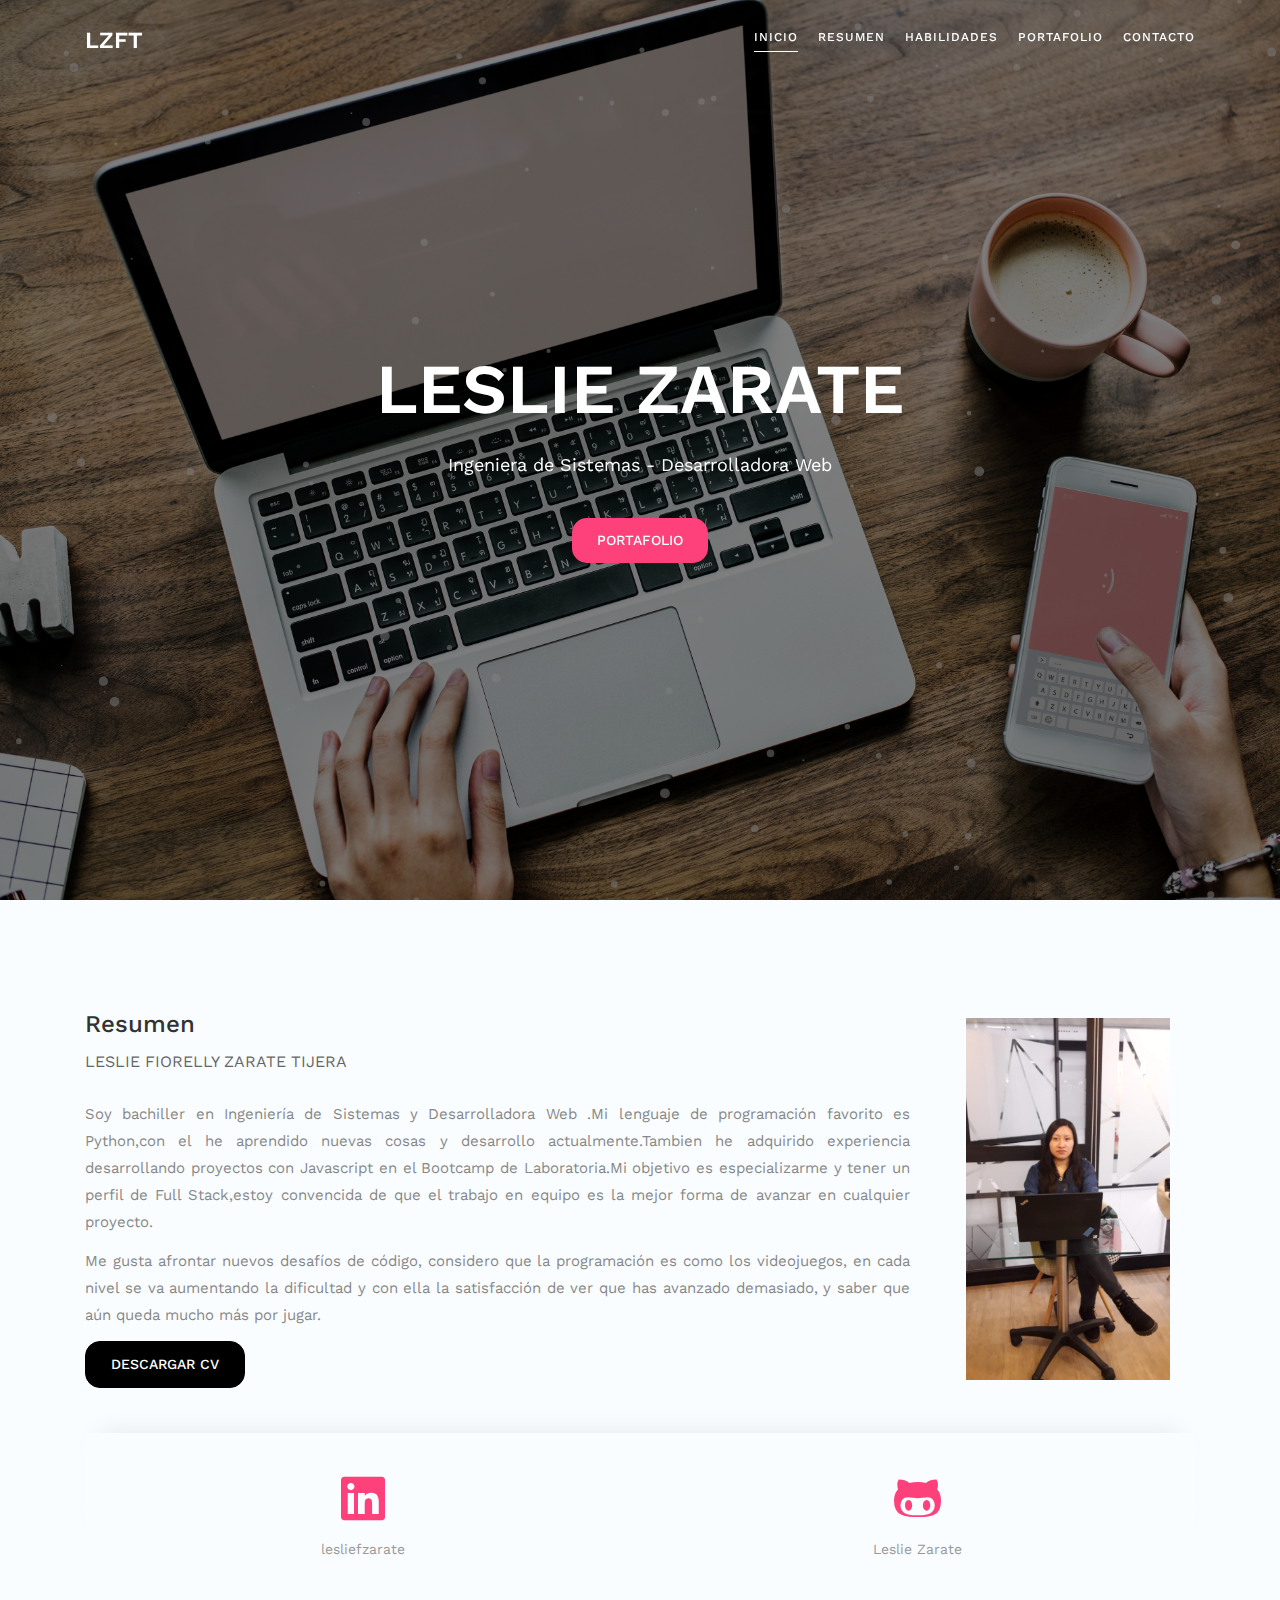
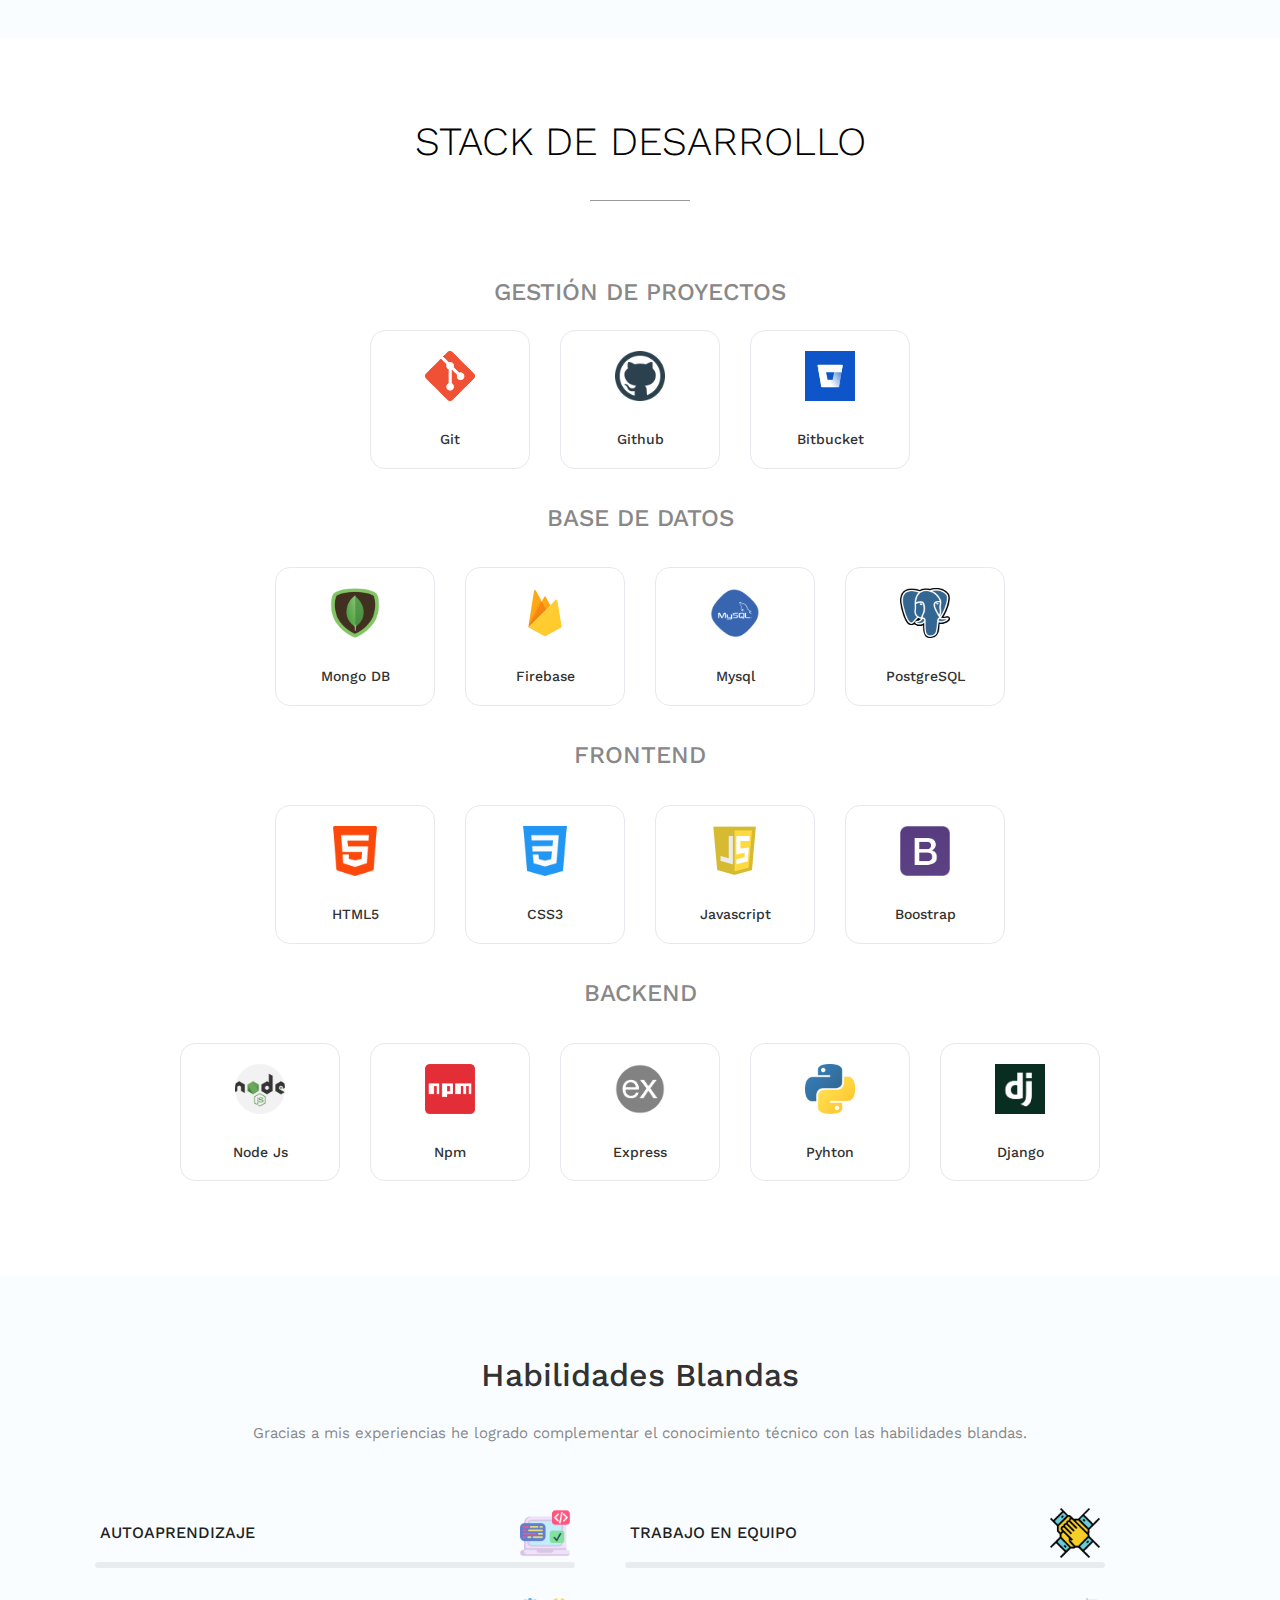
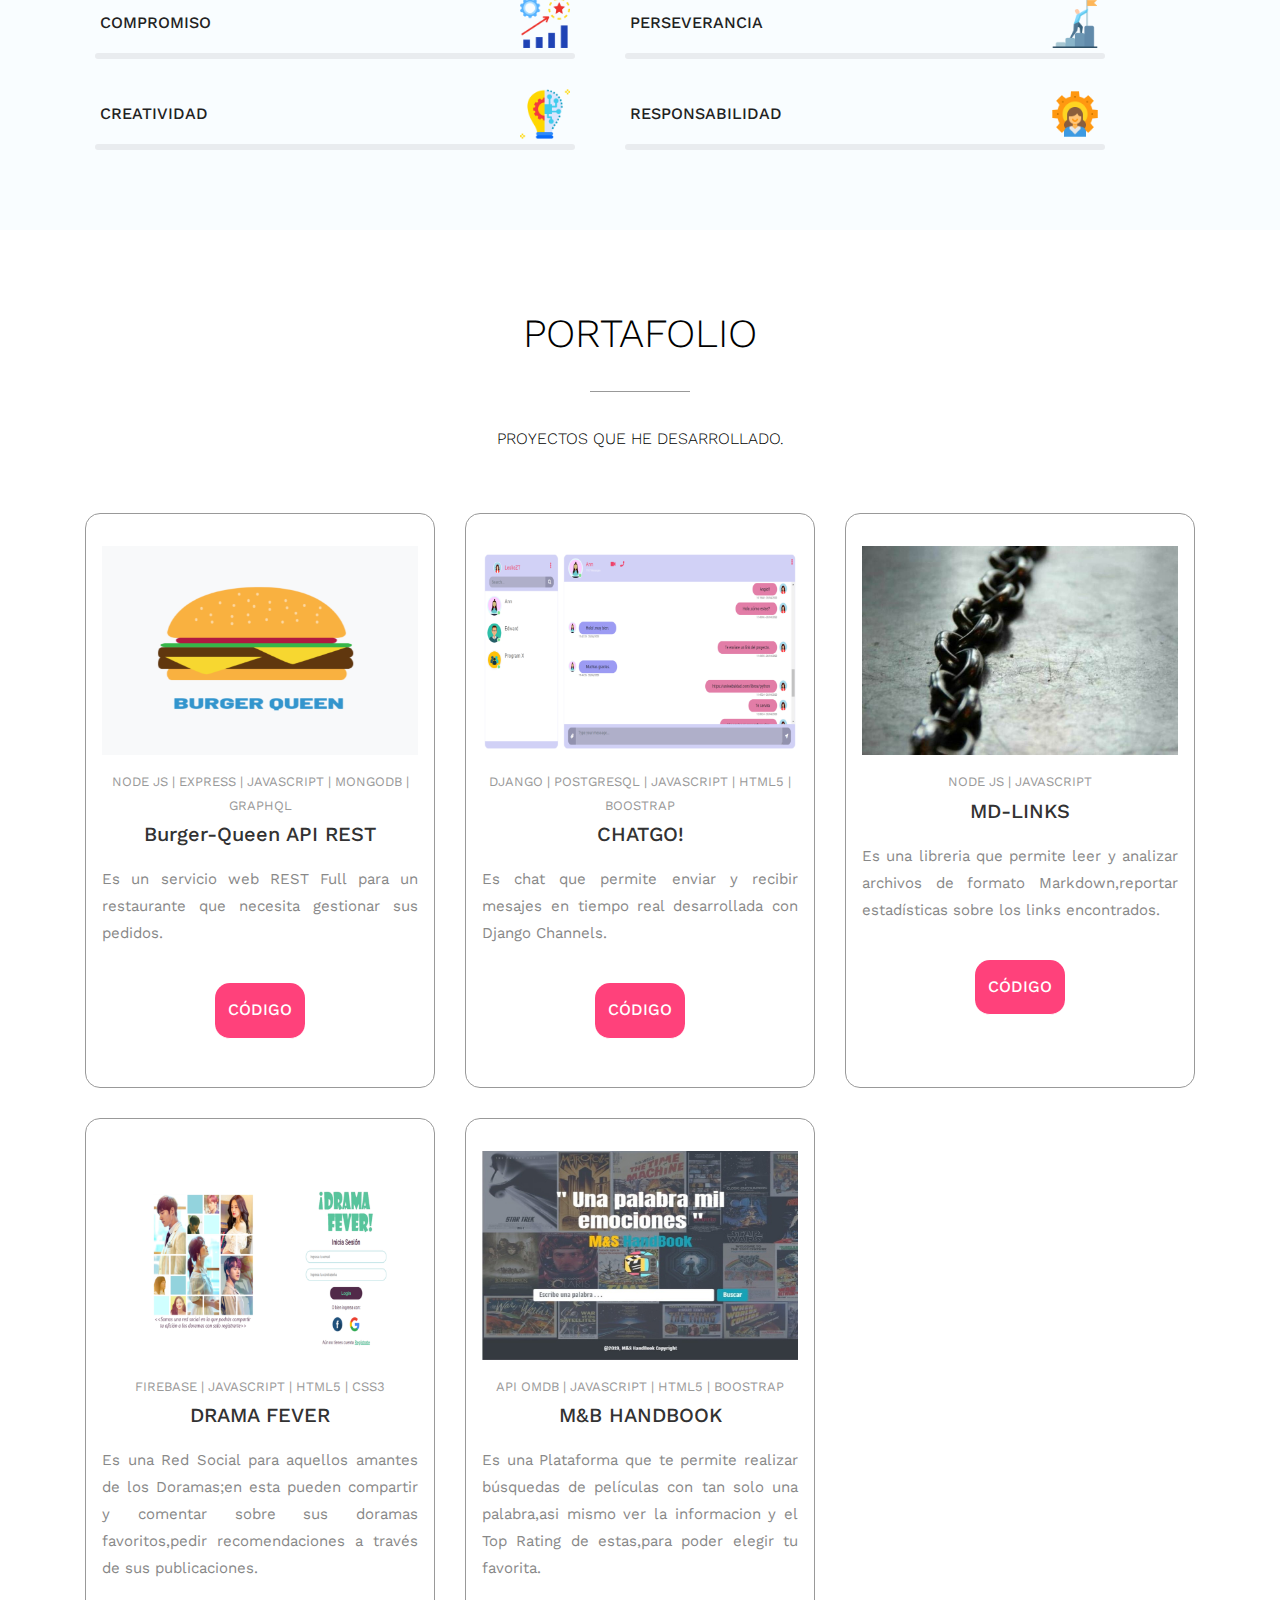
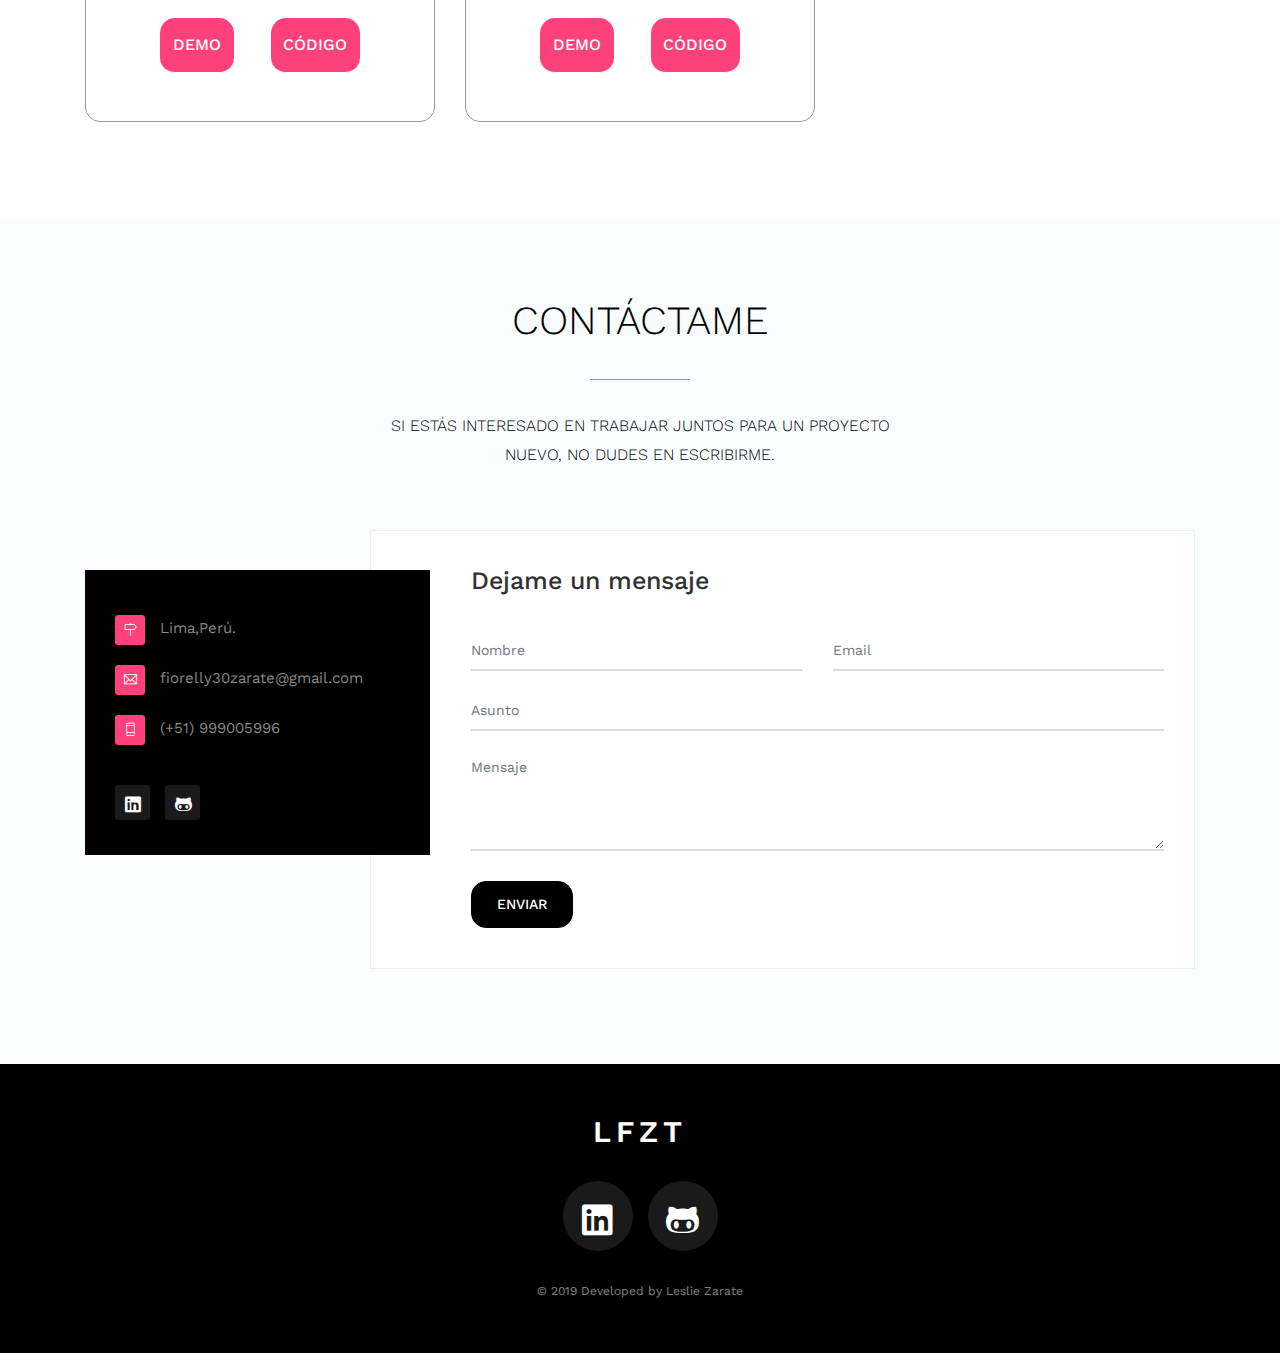
<file: index.html>
<!DOCTYPE html>
<html lang="zxx">

<head>
  <meta charset="utf-8">
  <meta http-equiv="X-UA-Compatible" content="IE=edge">
  <meta name="viewport" content="width=device-width, initial-scale=1, shrink-to-fit=no">

  <!-- Page Title -->
  <title>LFZT - Personal Portfolio</title>
  <!-- / -->

  <!---Font Icon-->
  <link href="static/plugin/font-awesome/css/fontawesome-all.min.css" rel="stylesheet">
  <link href="static/plugin/themify-icons/themify-icons.css" rel="stylesheet">
  <!-- / -->

  <!-- Plugin CSS -->
  <link href="static/plugin/bootstrap/css/bootstrap.min.css" rel="stylesheet">
  <link href="static/plugin/owl-carousel/css/owl.carousel.min.css" rel="stylesheet">
  <link href="static/plugin/magnific/magnific-popup.css" rel="stylesheet">
  <!-- / -->

  <!-- Theme Style -->
  <link href="static/css/styles.css" rel="stylesheet">
  <link href="static/css/color/default.css" rel="stylesheet" id="color_theme">
  <!-- / -->

  <!-- Favicon -->
  <link rel="icon" href="./static/iconos/resp.png" />
  <!-- / -->


</head>

<!-- Body Start -->

<body data-spy="scroll" data-target="#navbarOlga" data-offset="98">
  <!-- Loading -->
  <div id="loading">
    <div class="load-circle"><span class="one"></span></div>
  </div>
  <!-- / -->

  <!-- Header -->
  <header>
    <nav class="navbar header-nav fixed-top navbar-expand-lg">
      <div class="container">

        <!-- Brand -->
        <a class="navbar-brand" href="#home">LZFT</a>
        <!-- / -->

        <!-- Mobile Toggle -->
        <button class="navbar-toggler" type="button" data-toggle="collapse" data-target="#navbarOlga"
          aria-controls="navbarOlga" aria-expanded="false" aria-label="Toggle navigation">
          <span></span>
          <span></span>
          <span></span>
        </button>
        <!-- / -->

        <!-- Top Menu -->
        <div class="collapse navbar-collapse justify-content-end" id="navbarOlga">
          <ul class="navbar-nav">
            <li><a class="nav-link active" href="#home">Inicio</a></li>
            <li><a class="nav-link" href="#aboutus">Resumen</a></li>
            <li><a class="nav-link" href="#skills">Habilidades</a></li>
            <li><a class="nav-link" href="#portfolio">Portafolio</a></li>           
            <li><a class="nav-link" href="#contact">Contacto</a></li>
          </ul>
        </div>
        <!-- / -->

      </div><!-- Container -->
    </nav> <!-- Navbar -->
  </header>
  <!-- Header End -->

  <!-- Main Start -->
  <main>

    <!-- Home Banner Start -->
    <section id="home" class="home-banner-01" style="background-image: url(static/img/banner-01.jpg); ">
      <div id="particles_js" class="particles-js-canvas-el"></div>
      <div class="container">
        <div class="row align-items-center justify-content-center full-screen">
          <div class="col-md-12">
            <div class="sm-m-100px-t sm-m-30px-b">
              <h1>LESLIE ZARATE</h1>
              <h4>Ingeniera de Sistemas - Desarrolladora Web  </h4>
              <div>
                <a class="m-btn" href="#portfolio">
                  <span>Portafolio</span>
                </a>
              </div>
            </div>
          </div>
        </div>
      </div>
    </section>
    <!-- Home Banner End -->

    <!-- About Start -->
    <section id="aboutus" class="section gray-bg">
      <div class="container">
        <div class="row align-items-center">
          <div class="col-md-9">
            <div class="about-box m-45px-b m-30px-t">
              <h3>Resumen</h3>
              <h6>Leslie Fiorelly Zarate Tijera</h6>
              <p>Soy bachiller en Ingeniería de Sistemas y Desarrolladora Web .Mi lenguaje de programación favorito es Python,con el he aprendido nuevas cosas 
                y desarrollo actualmente.Tambien he adquirido experiencia desarrollando proyectos con Javascript en el Bootcamp de Laboratoria.Mi objetivo 
                es especializarme y tener un perfil de Full Stack,estoy convencida de que el trabajo en equipo es la mejor forma de avanzar en cualquier proyecto.
                </p>
              <p>Me gusta afrontar nuevos desafíos de código, considero que la programación es como los videojuegos, en cada nivel se va aumentando la dificultad 
                y con ella la satisfacción de ver que has avanzado demasiado, y saber que aún queda mucho más por jugar.
              </p>
              <!--<ul>
                <li>
                  <span>Edad</span>: 21
                </li>
                <li>
                  <span>Email</span>: fiorelly30zarate@gmail.com
                </li>
              </ul>-->
              <div class="btn-bar"><a href="./CV_A.pdf" target="_blank" class="m-btn-dark"><span>Descargar CV</span></a></div>
            </div>
          </div><!-- col -->
          <div class="col-md-3">
            <div class="about-img m-45px-b m-30px-t d-flex justify-content-center">
              <img src="static/img/foto1.jpg"  alt="perfil">   
            </div>
          </div><!-- col -->
        </div><!-- row -->

        <div class="counter-section">
          <div class="row">
            <div class="col-6 col-md-6 counter-box">
              <div class="counter-col">                  
                <div class="social-icon">
                  <a href="https://www.linkedin.com/in/lesliefzarate" target="_blank"><i class="fab fa-linkedin"></i></a>
                  <h6>lesliefzarate</h6>            
                </div>
              </div>
            </div><!-- col -->            

            <div class="col-6 col-md-6 counter-box">
                <div class="counter-col">                  
                  <div class="social-icon">
                      <a href="https://github.com/LeslieZarate" target="_blank"><i class="fab fa-github-alt"></i></a>                       
                      <h6>Leslie Zarate</h6>       
                  </div>
                </div>
              </div><!--

              <div class="col-4 col-md-4 counter-box">
                  <div class="counter-col">                  
                    <div class="social-icon">
                        <a href="https://www.facebook.com/leslie.f.zarate" target="_blank"><i class="fab fa-facebook-f"></i></a>
                        <h6>leslie.f.zarate</h6>                                 
                    </div>
                  </div>
                </div> col --> 
          </div><!-- row -->
        </div>
      </div><!-- conatiner -->
    </section>
    <!-- About End -->

    <!-- Skills tech Start -->
    <section id="skills" class="section">
      <div class="container">
        <div class="row justify-content-center text-center m-45px-b md-m-25px-b">
          <div class="col-md-8 col-lg-6">
            <div class="section-title style-2">
              <h6>STACK DE DESARROLLO</h6>
              <div class="btm-style">
                <span></span>
              </div>
            </div>
          </div><!-- col -->
        </div><!-- row -->
       
        <div class="row">
          <div class="col-md-12 ">
            <div class="section-title">
              <h4>GESTIÓN DE PROYECTOS</h4>
            </div>
          </div>
        </div><!-- col -->
        <div class="row justify-content-center">
          <div class="col-4 col-sm-3 col-md-3 col-lg-2 m-15px-tb">
            <div class="feature-box-01">
              <div class="img-skills">
                <img src="./static/iconos/git.png" alt="git">
              </div>
              <div class="feature-content">
                <h5>Git</h5>
              </div>
            </div>
          </div><!-- col -->
          <div class="col-4 col-sm-3 col-md-3 col-lg-2 m-15px-tb">
            <div class="feature-box-01">
              <div class="img-skills">
                <img src="./static/iconos/github.png" alt="github">
              </div>
              <div class="feature-content">
                <h5>Github</h5>
              </div>
            </div>
          </div><!-- col -->
          <div class="col-4 col-sm-3 col-md-3 col-lg-2 m-15px-tb">
            <div class="feature-box-01">
              <div class="img-skills">
                <img src="./static/iconos/bitbucket.jpg" alt="github">
              </div>
              <div class="feature-content">
                <h5>Bitbucket</h5>
              </div>
            </div>
          </div><!-- col -->
        </div><!-- ROW -->


        <div class="row">
          <div class="col-md-12 ">
            <div class="section-title m-20px-tb">
              <h4>BASE DE DATOS</h4>
            </div>
          </div>
        </div><!-- col -->        
        <div class="row justify-content-center">
          <div class="col-4 col-sm-3 col-md-3 col-lg-2 m-15px-tb">
            <div class="feature-box-01">
              <div class="img-skills">
                <img src="./static/iconos/mongo.png" alt="mongodb">
              </div>
              <div class="feature-content">
                <h5>Mongo DB</h5>
              </div>
            </div>
          </div><!-- col -->
          <div class="col-4 col-sm-3 col-md-3 col-lg-2 m-15px-tb">
            <div class="feature-box-01">
              <div class="img-skills">
                <img src="./static/iconos/f.png" alt="firebase">
              </div>
              <div class="feature-content">
                <h5>Firebase</h5>
              </div>
            </div>
          </div><!-- col -->
        
          <div class="col-4 col-sm-3 col-md-3 col-lg-2 m-15px-tb">
            <div class="feature-box-01">
              <div class="img-skills">
                <img src="./static/iconos/mysql.png" alt="mysql">
              </div>
              <div class="feature-content">
                <h5>Mysql</h5>
              </div>
            </div>
          </div><!-- col -->
          <div class="col-4 col-sm-3 col-md-3 col-lg-2 m-15px-tb">
            <div class="feature-box-01">
              <div class="img-skills">
                <img src="./static/iconos/postgres.png" alt="POSTGRESQL">
              </div>
              <div class="feature-content">
                <h5>PostgreSQL</h5>
              </div>
            </div>
          </div><!-- col -->      
        </div><!-- ROW -->



        <div class="row">
          <div class="col-md-12 ">
            <div class="section-title m-20px-tb">
              <h4>FRONTEND</h4>
            </div>
          </div>
        </div><!-- col -->
        <div class="row justify-content-center">
          <div class="col-4 col-sm-3 col-md-3 col-lg-2 m-15px-tb">
            <div class="feature-box-01">
              <div class="img-skills">
                <img src="./static/iconos/html-5.png" alt="html5">
              </div>
              <div class="feature-content">
                <h5>HTML5</h5>
              </div>
            </div>
          </div><!-- col -->
          <div class="col-4 col-sm-3 col-md-3 col-lg-2 m-15px-tb">
            <div class="feature-box-01">
              <div class="img-skills">
                <img src="./static/iconos/css-3.png" alt="css3">
              </div>
              <div class="feature-content">
                <h5>CSS3</h5>
              </div>
            </div>
          </div><!-- col -->
          <div class="col-4 col-sm-3 col-md-3 col-lg-2 m-15px-tb">
            <div class="feature-box-01">
              <div class="img-skills">
                <img src="./static/iconos/javascript.png" alt="javascript">
              </div>
              <div class="feature-content">
                <h5>Javascript</h5>
              </div>
            </div>
          </div><!-- col -->       
          <div class="col-4 col-sm-3 col-md-3 col-lg-2 m-15px-tb">
            <div class="feature-box-01">
              <div class="img-skills">
                <img src="./static/iconos/bootstrap-logo.jpg" alt="Boostrap">
              </div>
              <div class="feature-content">
                <h5>Boostrap</h5>
              </div>
            </div>
          </div><!-- col -->         
        </div><!-- ROW -->
          

        <div class="row">
          <div class="col-md-12 ">
            <div class="section-title m-20px-tb">
              <h4>BACKEND</h4>
            </div>
          </div>
        </div><!-- col -->        
        <div class="row justify-content-center">        
          <div class="col-4 col-sm-3 col-md-3 col-lg-2 m-15px-tb">
            <div class="feature-box-01">
              <div class="img-skills">
                <img src="./static/iconos/nodejs.png" alt="nodejs">
              </div>
              <div class="feature-content">
                <h5>Node Js</h5>
              </div>
            </div>
          </div><!-- col -->
          
          <div class="col-4 col-sm-3 col-md-3 col-lg-2 m-15px-tb">
            <div class="feature-box-01">
              <div class="img-skills">
                <img src="./static/iconos/npm-logo.png" alt="npm">
              </div>
              <div class="feature-content">
                <h5>Npm</h5>
              </div>
            </div>
          </div><!-- col -->
          <div class="col-4 col-sm-3 col-md-3 col-lg-2 m-15px-tb">
            <div class="feature-box-01">
              <div class="img-skills">
                <img src="./static/iconos/express.png" alt="Express">
              </div>
              <div class="feature-content">
                <h5>Express</h5>
              </div>
            </div>
          </div><!-- col -->
         
          <div class="col-4 col-sm-3 col-md-3 col-lg-2 m-15px-tb">
            <div class="feature-box-01">
              <div class="img-skills">
                <img src="./static/iconos/py.png" alt="py">
              </div>
              <div class="feature-content">
                <h5>Pyhton</h5>
              </div>
            </div>
          </div><!-- col -->
          <div class="col-4 col-sm-3 col-md-3 col-lg-2 m-15px-tb">
            <div class="feature-box-01">
              <div class="img-skills">
                <img src="./static/iconos/dj.png" alt="dj">
              </div>
              <div class="feature-content">
                <h5>Django</h5>
              </div>
            </div>
          </div><!-- col -->     
        
        </div><!-- ROW -->
          


       

        


        <!-- ROW 
        <div class="row">
          <div class="col-4 col-sm-4 col-md-3 col-lg-2 m-15px-tb">
            <div class="feature-box-01">
              <div class="img-skills">
                <img src="./static/iconos/html-5.png" alt="html5">
              </div>
              <div class="feature-content">
                <h5>HTML5</h5>
              </div>
            </div>
          </div>
          <div class="col-4 col-sm-4 col-md-3 col-lg-2 m-15px-tb">
            <div class="feature-box-01">
              <div class="img-skills">
                <img src="./static/iconos/css-3.png" alt="css3">
              </div>
              <div class="feature-content">
                <h5>CSS3</h5>
              </div>
            </div>
          </div>
          <div class="col-4 col-sm-4 col-md-3 col-lg-2 m-15px-tb">
            <div class="feature-box-01">
              <div class="img-skills">
                <img src="./static/iconos/javascript.png" alt="javascript">
              </div>
              <div class="feature-content">
                <h5>Javascript</h5>
              </div>
            </div>
          </div>
          <div class="col-4 col-sm-4 col-md-3 col-lg-2 m-15px-tb">
            <div class="feature-box-01">
              <div class="img-skills">
                <img src="./static/iconos/nodejs.png" alt="nodejs">
              </div>
              <div class="feature-content">
                <h5>Node Js</h5>
              </div>
            </div>
          </div>
          <div class="col-4 col-sm-4 col-md-3 col-lg-2 m-15px-tb">
            <div class="feature-box-01">
              <div class="img-skills">
                <img src="./static/iconos/bootstrap-logo.jpg" alt="Boostrap">
              </div>
              <div class="feature-content">
                <h5>Boostrap</h5>
              </div>
            </div>
          </div>
          <div class="col-4 col-sm-4 col-md-3 col-lg-2 m-15px-tb">
            <div class="feature-box-01">
              <div class="img-skills">
                <img src="./static/iconos/npm-logo.png" alt="npm">
              </div>
              <div class="feature-content">
                <h5>Npm</h5>
              </div>
            </div>
          </div>
          <div class="col-4 col-sm-4 col-md-3 col-lg-2 m-15px-tb">
            <div class="feature-box-01">
              <div class="img-skills">
                <img src="./static/iconos/express.png" alt="Express">
              </div>
              <div class="feature-content">
                <h5>Express</h5>
              </div>
            </div>
          </div>
          <div class="col-4 col-sm-4 col-md-3 col-lg-2 m-15px-tb">
            <div class="feature-box-01">
              <div class="img-skills">
                <img src="./static/iconos/jest.png" alt="jest">
              </div>
              <div class="feature-content">
                <h5>Jest</h5>
              </div>
            </div>
          </div>
          <div class="col-4 col-sm-4 col-md-3 col-lg-2 m-15px-tb">
            <div class="feature-box-01">
              <div class="img-skills">
                <img src="./static/iconos/git.png" alt="git">
              </div>
              <div class="feature-content">
                <h5>Git</h5>
              </div>
            </div>
          </div>
          <div class="col-4 col-sm-4 col-md-3 col-lg-2 m-15px-tb">
            <div class="feature-box-01">
              <div class="img-skills">
                <img src="./static/iconos/github.png" alt="github">
              </div>
              <div class="feature-content">
                <h5>Github</h5>
              </div>
            </div>
          </div>
          <div class="col-4 col-sm-4 col-md-3 col-lg-2 m-15px-tb">
            <div class="feature-box-01">
              <div class="img-skills">
                <img src="./static/iconos/mongo.png" alt="mongodb">
              </div>
              <div class="feature-content">
                <h5>Mongo DB</h5>
              </div>
            </div>
          </div>
          <div class="col-4 col-sm-4 col-md-3 col-lg-2 m-15px-tb">
            <div class="feature-box-01">
              <div class="img-skills">
                <img src="./static/iconos/f.png" alt="firebase">
              </div>
              <div class="feature-content">
                <h5>Firebase</h5>
              </div>
            </div>
          </div>
          <div class="col-4 col-sm-4 col-md-3 col-lg-2 m-15px-tb">
            <div class="feature-box-01">
              <div class="img-skills">
                <img src="./static/iconos/py.png" alt="py">
              </div>
              <div class="feature-content">
                <h5>Pyhton</h5>
              </div>
            </div>
          </div>
          <div class="col-4 col-sm-4 col-md-3 col-lg-2 m-15px-tb">
            <div class="feature-box-01">
              <div class="img-skills">
                <img src="./static/iconos/dj.png" alt="dj">
              </div>
              <div class="feature-content">
                <h5>Django</h5>
              </div>
            </div>
          </div>
          <div class="col-4 col-sm-4 col-md-3 col-lg-2 m-15px-tb">
            <div class="feature-box-01">
              <div class="img-skills">
                <img src="./static/iconos/mysql.png" alt="mysql">
              </div>
              <div class="feature-content">
                <h5>Mysql</h5>
              </div>
            </div>
          </div>
          <div class="col-4 col-sm-4 col-md-3 col-lg-2 m-15px-tb">
            <div class="feature-box-01">
              <div class="img-skills">
                <img src="./static/iconos/postgres.png" alt="POSTGRESQL">
              </div>
              <div class="feature-content">
                <h5>PostgreSQL</h5>
              </div>
            </div>
          </div>
        
        </div>-->
               

       

      </div><!-- container -->
    </section>
    <!-- Services End -->

    <!-- skill soft Start -->
    <section class="section gray-bg">
      <div class="container">
        <div class="row align-items-center ">
          <div class="col-md-12 md-m-45px-b">
            <div class="skill-title text-center">
              <h6 class="m-0px p-25px-b">Habilidades Blandas</h6>
              <p class="p-40px-b md-p-15px-b"> Gracias a mis experiencias he logrado complementar el conocimiento
                técnico
                con las habilidades blandas.</p>
            </div>
            <div class="skill-left p-80px-r md-p-0px-r">
                <div class="row ">
                    <div class="col-md-6 md-m-45px-b p-25px-lr">
                        <div class="progress-lt">
                            <div class="soft-skills">
                              <h6>Autoaprendizaje</h6>
                              <img class="hb-img" src="./static/iconos/autoaprendizaje.png" alt="autoaprendizaje">
                            </div>
                            <div class="progress">
                              <div class="progress-bar theme-bg" role="progressbar" aria-valuenow="100" aria-valuemin="0"
                                aria-valuemax="100">
                              </div><!-- progress-bar -->
                            </div><!-- progress -->
                          </div><!-- progress-lt -->
                          <div class="progress-lt">
                            <div class="soft-skills">
                              <h6>Compromiso</h6>
                              <img class="hb-img" src="./static/iconos/compromiso.png" alt="Compromiso">
                            </div>
            
                            <div class="progress">
                              <div class="progress-bar theme-bg" role="progressbar" aria-valuenow="100" aria-valuemin="0" aria-valuemax="100">
                              </div><!-- progress-bar -->
                            </div><!-- progress -->
                          </div><!-- progress-lt -->
                          <div class="progress-lt">
                            <div class="soft-skills">
                              <h6>Creatividad</h6>
                              <img class="hb-img" src="./static/iconos/creatividad.png" alt="creatividad">
                            </div>
            
                            <div class="progress">
                              <div class="progress-bar theme-bg" role="progressbar" aria-valuenow="100" aria-valuemin="0"
                                aria-valuemax="100">
                              </div><!-- progress-bar -->
                            </div><!-- progress -->
                          </div><!-- progress-lt -->
                    </div>               
                
                    <div class="col-md-6 md-m-45px-b  p-25px-lr">
                        <div class="progress-lt">
                            <div class="soft-skills">
                              <h6>Trabajo en Equipo</h6>
                              <img class="hb-img" src="./static/iconos/teamwork.png" alt="teamwork">
                            </div>
            
                            <div class="progress">
                              <div class="progress-bar theme-bg" role="progressbar" aria-valuenow="100" aria-valuemin="0"
                                aria-valuemax="100">
                              </div><!-- progress-bar -->
                            </div><!-- progress -->
                          </div><!-- progress-lt -->
                          <div class="progress-lt">
                            <div class="soft-skills">
                              <h6>Perseverancia</h6>
                              <img class="hb-img" src="./static/iconos/goal.png" alt="Perseverancia">
                            </div>
            
                            <div class="progress">
                              <div class="progress-bar theme-bg" role="progressbar" aria-valuenow="100" aria-valuemin="0"
                                aria-valuemax="100">
                              </div><!-- progress-bar -->
                            </div><!-- progress -->
                          </div><!-- progress-lt -->
                          <div class="progress-lt">
                              <div class="soft-skills">
                                <h6>Responsabilidad</h6>
                                <img class="hb-img" src="./static/iconos/lider.png" alt="Responsabilidad
                                ">
                              </div>
              
                              <div class="progress">
                                <div class="progress-bar theme-bg" role="progressbar" aria-valuenow="100" aria-valuemin="0"
                                  aria-valuemax="100">
                                </div><!-- progress-bar -->
                              </div><!-- progress -->
                            </div><!-- progress-lt -->
                    </div>
                </div>            
            </div>
          </div> <!-- col -->


        </div> <!-- row -->
      </div><!-- container -->
    </section>
    <!-- skill end -->

    <!-- Portfolio Start -->
    <section id="portfolio" class="section">
        <div class="container">
          <div class="row justify-content-center text-center m-45px-b md-m-25px-tb">
            <div class="col-md-8 col-lg-6">
              <div class="section-title style-2">
                <h6>Portafolio</h6>
                <div class="btm-style">
                  <span></span>
                </div>
                <P>Proyectos que he desarrollado.</P>
              </div>
            </div><!-- col -->
          </div><!-- row -->
  
          <div class="row">
            <div class="col-md-4 m-15px-tb">
                  <div class="blog-item">
                    <div class="blog-img">
                      <img src="static/img/burger-2.png"  alt="Burger-Queen">
                    </div>
                    <div class="blog-desc">
                      <div class="topics">NODE JS | EXPRESS | JAVASCRIPT | MONGODB | GRAPHQL</div>
                      <h2>Burger-Queen API REST</h2>
                      <p>Es un servicio web REST Full para un restaurante que necesita gestionar sus pedidos.</p>
                      <div class="link">
                        <a class="m-btn" href="https://github.com/LeslieZarate/LIM009-FE-burger-queen-api" target="_blank">CÓDIGO</a>
                      </div>
                    </div>
                  </div>
            </div> <!-- col -->

            <div class="col-md-4 m-15px-tb">
                <div class="blog-item">
                  <div class="blog-img">
                    <img src="static/img/chat.png"  alt="M&B HandBook">
                  </div>
                  <div class="blog-desc">
                    <div class="topics">DJANGO | POSTGRESQL | JAVASCRIPT | HTML5 | BOOSTRAP </div>
                    <h2>CHATGO! </h2>
                    <p>Es chat que permite enviar y recibir mesajes en tiempo real desarrollada con Django Channels.</p>
                    <div class="link">
                      <!--<a class="m-btn" href="https://lesliezarate.github.io/LIM009-hackathon-peliculas/src/index.html" target="_blank">DEMO</a>-->
                      <a class="m-btn" href="https://github.com/LeslieZarate/chatGo" target="_blank">CÓDIGO</a>
                    </div>
                  </div>
                </div>
            </div> <!-- col -->
            
            <div class="col-md-4 m-15px-tb">
              <div class="blog-item">
                <div class="blog-img">
                  <img src="static/img/port1.jpg"  alt="MD-LINKS">
                </div>
                <div class="blog-desc">
                  <div class="topics">NODE JS | JAVASCRIPT </div>              
                  <h2>MD-LINKS</h2>
                  <p>Es una libreria que permite leer y analizar archivos de formato Markdown,reportar estadísticas sobre los links encontrados.</p>
                  <div class="link">                    
                    <a class="m-btn" href="https://github.com/LeslieZarate/LIM009-fe-md-links" target="_blank">CÓDIGO</a>
                  </div>
                </div>
              </div>
            </div> <!-- col -->
  
            <div class="col-md-4 m-15px-tb">
                <div class="blog-item">
                  <div class="blog-img">
                    <img src="static/img/dramafever.png"  alt="DRAMAFEVER">
                  </div>
                  <div class="blog-desc">
                    <div class="topics">FIREBASE | JAVASCRIPT | HTML5 | CSS3</div>
                    <h2>DRAMA FEVER</h2>
                    <p>Es una Red Social para aquellos amantes de los Doramas;en esta pueden compartir y comentar sobre sus doramas favoritos,pedir recomendaciones a través de sus publicaciones.</p>
                    <div class="link">
                      <a class="m-btn" href="https://lesliezarate.github.io/LIM009-Social-Network/src/" target="_blank">DEMO</a>
                      <a class="m-btn" href="https://github.com/LeslieZarate/LIM009-Social-Network" target="_blank">CÓDIGO</a>
                    </div>
                  </div>
                </div>
            </div> <!-- col -->
  
            <div class="col-md-4 m-15px-tb">
                <div class="blog-item">
                  <div class="blog-img">
                    <img src="static/img/port3.jpg"  alt="M&B HandBook">
                  </div>
                  <div class="blog-desc">
                    <div class="topics">API OMDB | JAVASCRIPT | HTML5 | BOOSTRAP</div>
                    <h2>M&B HANDBOOK</h2>
                    <p>Es una Plataforma que te permite realizar búsquedas de películas con tan solo una palabra,asi mismo ver la informacion y el Top Rating de estas,para
										poder elegir tu favorita.</p>
                    <div class="link">
                      <a class="m-btn" href="https://lesliezarate.github.io/LIM009-hackathon-peliculas/src/index.html" target="_blank">DEMO</a>
                      <a class="m-btn" href="https://github.com/LeslieZarate/LIM009-hackathon-peliculas" target="_blank">CÓDIGO</a>
                    </div>
                  </div>
                </div>
            </div> <!-- col -->

            
  
          </div><!-- row -->
        </div><!-- container -->
    </section>
   
    <!-- Portfolio End -->

    
    <!-- Contact Start -->
    <section id="contact" class="section gray-bg">
      <div class="container">
        <div class="row justify-content-center text-center m-45px-b  md-m-25px-b">
          <div class="col-md-8 col-lg-6">
            <div class="section-title style-2">
              <h6>Contáctame </h6>
              <div class="btm-style">
                <span></span>
              </div>
              <P> Si estás interesado en trabajar juntos para un proyecto nuevo, no dudes en escribirme.</P>
            </div>
          </div><!-- col -->
        </div><!-- row -->

        <div class="row">
          <div class="col-md-4 col-lg-3 m-15px-tb">
            <div class="contact-info-box dark">
              <div class="contact-info">
                <i class="icon ti-direction"></i>
                <p>Lima,Perú.</p>
              </div>
              <div class="contact-info">
                <i class="icon ti-email"></i>
                <p>fiorelly30zarate@gmail.com</p>
              </div>
              <div class="contact-info">
                <i class="icon ti-mobile"></i>
                <p>(+51) 999005996</p>
              </div>
              <ul class="social-icons">
                  <li><a href="https://www.linkedin.com/in/lesliefzarate" target="_blank"><i class="fab fa-linkedin"></i></a></li>
                  <li><a href="https://github.com/LeslieZarate" target="_blank"><i class="fab fa-github-alt"></i></a></li>
                <!-- <li><a href="https://www.facebook.com/leslie.f.zarate" target="_blank"><i class="fab fa-facebook-f"></i></a></li>-->
              </ul>
            </div>
          </div> <!-- col -->
          <div class="col-md-8 col-lg-9 m-15px-tb">
            <div class="contact-form">
              <h2>Dejame un mensaje</h2>
              <form class="contactform" method="post" action="https://formspree.io/fiorelly30zarate@gmail.com">
                <div class="row">
                  <div class="col-md-6">
                    <div class="form-group">
                      <input name="name" type="text" placeholder="Nombre" class="form-control" required="">
                      <span class="input-focus-effect"></span>
                    </div>
                  </div>
                  <div class="col-md-6">
                    <div class="form-group">
                      <input type="email" placeholder="Email" name="email" class="form-control" required="">
                      <span class="input-focus-effect"></span>
                    </div>
                  </div>

                  <div class="col-md-12">
                    <div class="form-group">
                      <input type="text" placeholder="Asunto" name="text" class="form-control" required="">
                      <span class="input-focus-effect"></span>
                    </div>
                  </div>

                  <div class="col-md-12">
                    <div class="form-group">
                      <textarea type="text" placeholder="Mensaje" name="message" class="form-control" required=""></textarea>
                      <span class="input-focus-effect"></span>
                    </div>
                  </div>
                  <div class="col-md-12">
                    <div class="send">
                      <button class="m-btn-dark" type="submit" name="send"> <span>Enviar</span></button>
                    </div>
                  </div>
                </div>
              </form>
            </div>
          </div>
        </div> <!-- row -->
      </div>
    </section>
    <!-- Contact end -->

  </main>

  <!-- Footer-->
  <footer class="footer dark">
    <div class="container">
      <div class="footer-logo">
        <h6>LFZT</h6>
      </div>
      <ul class="social-icons">
          <li><a href="https://www.linkedin.com/in/lesliefzarate" target="_blank"><i class="fab fa-linkedin"></i></a></li>
          <li><a href="https://github.com/LeslieZarate" target="_blank"><i class="fab fa-github-alt"></i></a></li>
        <!-- <li><a href="https://www.facebook.com/leslie.f.zarate" target="_blank"><i class="fab fa-facebook-f"></i></a></li>   -->     
      </ul>
      <p class="copyright">© 2019 Developed by Leslie Zarate</p>
    </div>
  </footer>

  <!-- jQuery -->
  <script src="static/js/jquery-3.2.1.min.js"></script>
  <script src="static/js/jquery-migrate-3.0.0.min.js"></script>

  <!-- Plugins -->
  <script src="static/plugin/bootstrap/js/popper.min.js"></script>
  <script src="static/plugin/bootstrap/js/bootstrap.min.js"></script>
  <script src="static/plugin/owl-carousel/js/owl.carousel.min.js"></script>
  <script src="static/plugin/typeit-master/typeit.min.js"></script>
  <script src="static/plugin/isotope/isotope.pkgd.min.js"></script>
  <script src="static/plugin/magnific/jquery.magnific-popup.min.js"></script>
  <script src="static/plugin/particles/particles.min.js"></script>
  <script src="static/plugin/particles/particles-app.js"></script>


  <!-- custom -->
  <script src="static/js/custom.js"></script>

</body>
<!-- Body End -->


<!-- Mirrored from adhyasoft.com/themeforest/olga/olga/index01.html by HTTrack Website Copier/3.x [XR&CO'2014], Sun, 14 Jul 2019 04:23:26 GMT -->

</html>
</file>
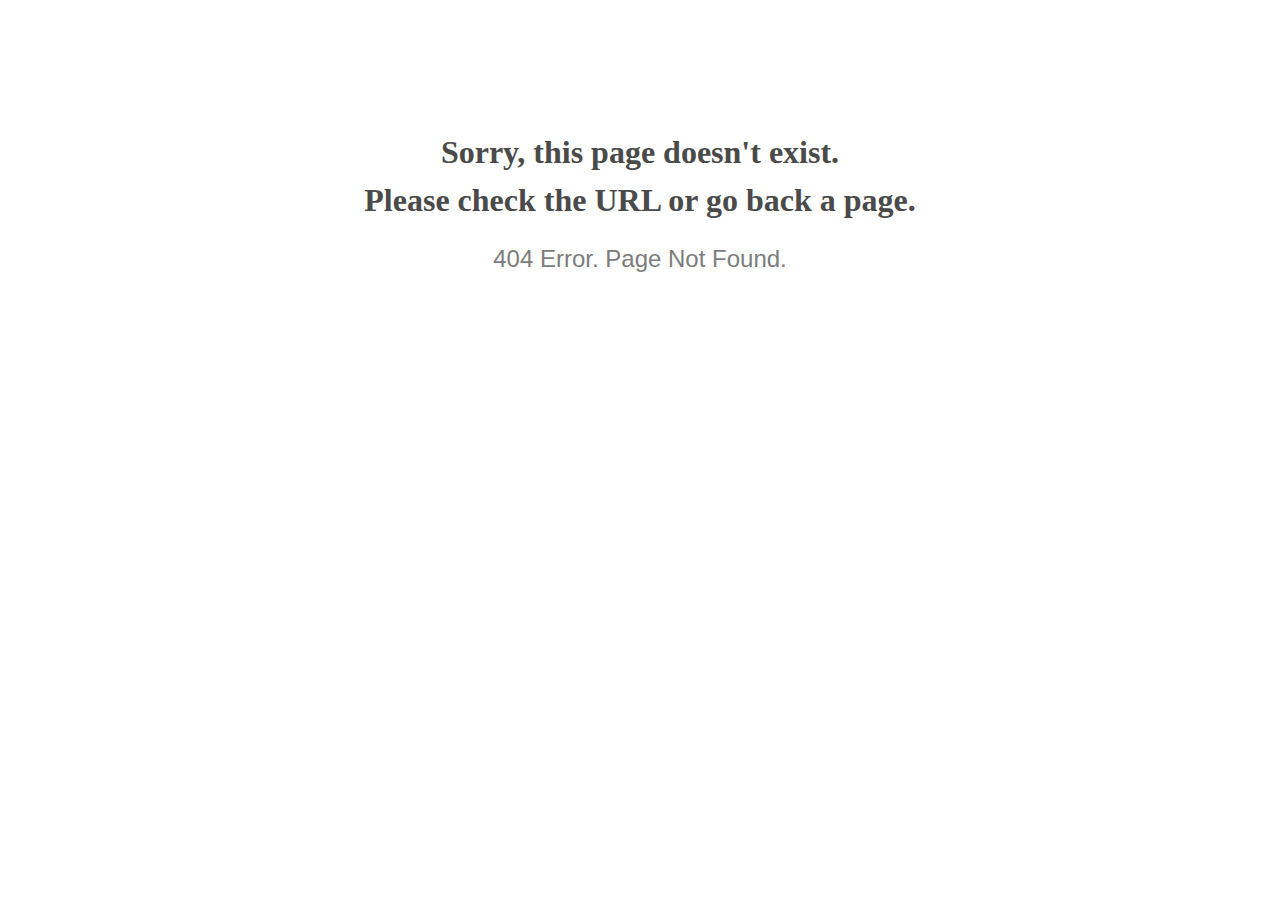
<file: static/plugin/owl-carousel/css/owl.video.play.html>
<!doctype html>
<html lang="en">
<head>
  <meta charset="utf-8">
  <meta http-equiv="x-ua-compatible" content="ie=edge">
  <title>404 Error</title>
  <meta name="viewport" content="width=device-width, initial-scale=1">
  <meta name="robots" content="noindex, nofollow">
  <style>
    @media screen and (max-width:500px) {
      body { font-size: .6em; } 
    }
  </style>
</head>

<body style="text-align: center;">

  <h1 style="font-family: Georgia, serif; color: #4a4a4a; margin-top: 4em; line-height: 1.5;">
    Sorry, this page doesn't exist.<br>Please check the URL or go back a page.
  </h1>
  
  <h2 style="  font-family: Verdana, sans-serif; color: #7d7d7d; font-weight: 300;">
    404 Error. Page Not Found.
  </h2>
  
</body>

</html>
</file>
<file: static/plugin/themify-icons/themify-icons.css>
@font-face {
	font-family: 'themify';
	src:url('fonts/themify9f24.eot?-fvbane');
	src:url('fonts/themifyd41d.eot?#iefix-fvbane') format('embedded-opentype'),
		url('fonts/themify9f24.woff?-fvbane') format('woff'),
		url('fonts/themify9f24.ttf?-fvbane') format('truetype'),
		url('fonts/themify9f24.svg?-fvbane#themify') format('svg');
	font-weight: normal;
	font-style: normal;
}

[class^="ti-"], [class*=" ti-"] {
	font-family: 'themify';
	speak: none;
	font-style: normal;
	font-weight: normal;
	font-variant: normal;
	text-transform: none;
	line-height: 1;

	/* Better Font Rendering =========== */
	-webkit-font-smoothing: antialiased;
	-moz-osx-font-smoothing: grayscale;
}

.ti-wand:before {
	content: "\e600";
}
.ti-volume:before {
	content: "\e601";
}
.ti-user:before {
	content: "\e602";
}
.ti-unlock:before {
	content: "\e603";
}
.ti-unlink:before {
	content: "\e604";
}
.ti-trash:before {
	content: "\e605";
}
.ti-thought:before {
	content: "\e606";
}
.ti-target:before {
	content: "\e607";
}
.ti-tag:before {
	content: "\e608";
}
.ti-tablet:before {
	content: "\e609";
}
.ti-star:before {
	content: "\e60a";
}
.ti-spray:before {
	content: "\e60b";
}
.ti-signal:before {
	content: "\e60c";
}
.ti-shopping-cart:before {
	content: "\e60d";
}
.ti-shopping-cart-full:before {
	content: "\e60e";
}
.ti-settings:before {
	content: "\e60f";
}
.ti-search:before {
	content: "\e610";
}
.ti-zoom-in:before {
	content: "\e611";
}
.ti-zoom-out:before {
	content: "\e612";
}
.ti-cut:before {
	content: "\e613";
}
.ti-ruler:before {
	content: "\e614";
}
.ti-ruler-pencil:before {
	content: "\e615";
}
.ti-ruler-alt:before {
	content: "\e616";
}
.ti-bookmark:before {
	content: "\e617";
}
.ti-bookmark-alt:before {
	content: "\e618";
}
.ti-reload:before {
	content: "\e619";
}
.ti-plus:before {
	content: "\e61a";
}
.ti-pin:before {
	content: "\e61b";
}
.ti-pencil:before {
	content: "\e61c";
}
.ti-pencil-alt:before {
	content: "\e61d";
}
.ti-paint-roller:before {
	content: "\e61e";
}
.ti-paint-bucket:before {
	content: "\e61f";
}
.ti-na:before {
	content: "\e620";
}
.ti-mobile:before {
	content: "\e621";
}
.ti-minus:before {
	content: "\e622";
}
.ti-medall:before {
	content: "\e623";
}
.ti-medall-alt:before {
	content: "\e624";
}
.ti-marker:before {
	content: "\e625";
}
.ti-marker-alt:before {
	content: "\e626";
}
.ti-arrow-up:before {
	content: "\e627";
}
.ti-arrow-right:before {
	content: "\e628";
}
.ti-arrow-left:before {
	content: "\e629";
}
.ti-arrow-down:before {
	content: "\e62a";
}
.ti-lock:before {
	content: "\e62b";
}
.ti-location-arrow:before {
	content: "\e62c";
}
.ti-link:before {
	content: "\e62d";
}
.ti-layout:before {
	content: "\e62e";
}
.ti-layers:before {
	content: "\e62f";
}
.ti-layers-alt:before {
	content: "\e630";
}
.ti-key:before {
	content: "\e631";
}
.ti-import:before {
	content: "\e632";
}
.ti-image:before {
	content: "\e633";
}
.ti-heart:before {
	content: "\e634";
}
.ti-heart-broken:before {
	content: "\e635";
}
.ti-hand-stop:before {
	content: "\e636";
}
.ti-hand-open:before {
	content: "\e637";
}
.ti-hand-drag:before {
	content: "\e638";
}
.ti-folder:before {
	content: "\e639";
}
.ti-flag:before {
	content: "\e63a";
}
.ti-flag-alt:before {
	content: "\e63b";
}
.ti-flag-alt-2:before {
	content: "\e63c";
}
.ti-eye:before {
	content: "\e63d";
}
.ti-export:before {
	content: "\e63e";
}
.ti-exchange-vertical:before {
	content: "\e63f";
}
.ti-desktop:before {
	content: "\e640";
}
.ti-cup:before {
	content: "\e641";
}
.ti-crown:before {
	content: "\e642";
}
.ti-comments:before {
	content: "\e643";
}
.ti-comment:before {
	content: "\e644";
}
.ti-comment-alt:before {
	content: "\e645";
}
.ti-close:before {
	content: "\e646";
}
.ti-clip:before {
	content: "\e647";
}
.ti-angle-up:before {
	content: "\e648";
}
.ti-angle-right:before {
	content: "\e649";
}
.ti-angle-left:before {
	content: "\e64a";
}
.ti-angle-down:before {
	content: "\e64b";
}
.ti-check:before {
	content: "\e64c";
}
.ti-check-box:before {
	content: "\e64d";
}
.ti-camera:before {
	content: "\e64e";
}
.ti-announcement:before {
	content: "\e64f";
}
.ti-brush:before {
	content: "\e650";
}
.ti-briefcase:before {
	content: "\e651";
}
.ti-bolt:before {
	content: "\e652";
}
.ti-bolt-alt:before {
	content: "\e653";
}
.ti-blackboard:before {
	content: "\e654";
}
.ti-bag:before {
	content: "\e655";
}
.ti-move:before {
	content: "\e656";
}
.ti-arrows-vertical:before {
	content: "\e657";
}
.ti-arrows-horizontal:before {
	content: "\e658";
}
.ti-fullscreen:before {
	content: "\e659";
}
.ti-arrow-top-right:before {
	content: "\e65a";
}
.ti-arrow-top-left:before {
	content: "\e65b";
}
.ti-arrow-circle-up:before {
	content: "\e65c";
}
.ti-arrow-circle-right:before {
	content: "\e65d";
}
.ti-arrow-circle-left:before {
	content: "\e65e";
}
.ti-arrow-circle-down:before {
	content: "\e65f";
}
.ti-angle-double-up:before {
	content: "\e660";
}
.ti-angle-double-right:before {
	content: "\e661";
}
.ti-angle-double-left:before {
	content: "\e662";
}
.ti-angle-double-down:before {
	content: "\e663";
}
.ti-zip:before {
	content: "\e664";
}
.ti-world:before {
	content: "\e665";
}
.ti-wheelchair:before {
	content: "\e666";
}
.ti-view-list:before {
	content: "\e667";
}
.ti-view-list-alt:before {
	content: "\e668";
}
.ti-view-grid:before {
	content: "\e669";
}
.ti-uppercase:before {
	content: "\e66a";
}
.ti-upload:before {
	content: "\e66b";
}
.ti-underline:before {
	content: "\e66c";
}
.ti-truck:before {
	content: "\e66d";
}
.ti-timer:before {
	content: "\e66e";
}
.ti-ticket:before {
	content: "\e66f";
}
.ti-thumb-up:before {
	content: "\e670";
}
.ti-thumb-down:before {
	content: "\e671";
}
.ti-text:before {
	content: "\e672";
}
.ti-stats-up:before {
	content: "\e673";
}
.ti-stats-down:before {
	content: "\e674";
}
.ti-split-v:before {
	content: "\e675";
}
.ti-split-h:before {
	content: "\e676";
}
.ti-smallcap:before {
	content: "\e677";
}
.ti-shine:before {
	content: "\e678";
}
.ti-shift-right:before {
	content: "\e679";
}
.ti-shift-left:before {
	content: "\e67a";
}
.ti-shield:before {
	content: "\e67b";
}
.ti-notepad:before {
	content: "\e67c";
}
.ti-server:before {
	content: "\e67d";
}
.ti-quote-right:before {
	content: "\e67e";
}
.ti-quote-left:before {
	content: "\e67f";
}
.ti-pulse:before {
	content: "\e680";
}
.ti-printer:before {
	content: "\e681";
}
.ti-power-off:before {
	content: "\e682";
}
.ti-plug:before {
	content: "\e683";
}
.ti-pie-chart:before {
	content: "\e684";
}
.ti-paragraph:before {
	content: "\e685";
}
.ti-panel:before {
	content: "\e686";
}
.ti-package:before {
	content: "\e687";
}
.ti-music:before {
	content: "\e688";
}
.ti-music-alt:before {
	content: "\e689";
}
.ti-mouse:before {
	content: "\e68a";
}
.ti-mouse-alt:before {
	content: "\e68b";
}
.ti-money:before {
	content: "\e68c";
}
.ti-microphone:before {
	content: "\e68d";
}
.ti-menu:before {
	content: "\e68e";
}
.ti-menu-alt:before {
	content: "\e68f";
}
.ti-map:before {
	content: "\e690";
}
.ti-map-alt:before {
	content: "\e691";
}
.ti-loop:before {
	content: "\e692";
}
.ti-location-pin:before {
	content: "\e693";
}
.ti-list:before {
	content: "\e694";
}
.ti-light-bulb:before {
	content: "\e695";
}
.ti-Italic:before {
	content: "\e696";
}
.ti-info:before {
	content: "\e697";
}
.ti-infinite:before {
	content: "\e698";
}
.ti-id-badge:before {
	content: "\e699";
}
.ti-hummer:before {
	content: "\e69a";
}
.ti-home:before {
	content: "\e69b";
}
.ti-help:before {
	content: "\e69c";
}
.ti-headphone:before {
	content: "\e69d";
}
.ti-harddrives:before {
	content: "\e69e";
}
.ti-harddrive:before {
	content: "\e69f";
}
.ti-gift:before {
	content: "\e6a0";
}
.ti-game:before {
	content: "\e6a1";
}
.ti-filter:before {
	content: "\e6a2";
}
.ti-files:before {
	content: "\e6a3";
}
.ti-file:before {
	content: "\e6a4";
}
.ti-eraser:before {
	content: "\e6a5";
}
.ti-envelope:before {
	content: "\e6a6";
}
.ti-download:before {
	content: "\e6a7";
}
.ti-direction:before {
	content: "\e6a8";
}
.ti-direction-alt:before {
	content: "\e6a9";
}
.ti-dashboard:before {
	content: "\e6aa";
}
.ti-control-stop:before {
	content: "\e6ab";
}
.ti-control-shuffle:before {
	content: "\e6ac";
}
.ti-control-play:before {
	content: "\e6ad";
}
.ti-control-pause:before {
	content: "\e6ae";
}
.ti-control-forward:before {
	content: "\e6af";
}
.ti-control-backward:before {
	content: "\e6b0";
}
.ti-cloud:before {
	content: "\e6b1";
}
.ti-cloud-up:before {
	content: "\e6b2";
}
.ti-cloud-down:before {
	content: "\e6b3";
}
.ti-clipboard:before {
	content: "\e6b4";
}
.ti-car:before {
	content: "\e6b5";
}
.ti-calendar:before {
	content: "\e6b6";
}
.ti-book:before {
	content: "\e6b7";
}
.ti-bell:before {
	content: "\e6b8";
}
.ti-basketball:before {
	content: "\e6b9";
}
.ti-bar-chart:before {
	content: "\e6ba";
}
.ti-bar-chart-alt:before {
	content: "\e6bb";
}
.ti-back-right:before {
	content: "\e6bc";
}
.ti-back-left:before {
	content: "\e6bd";
}
.ti-arrows-corner:before {
	content: "\e6be";
}
.ti-archive:before {
	content: "\e6bf";
}
.ti-anchor:before {
	content: "\e6c0";
}
.ti-align-right:before {
	content: "\e6c1";
}
.ti-align-left:before {
	content: "\e6c2";
}
.ti-align-justify:before {
	content: "\e6c3";
}
.ti-align-center:before {
	content: "\e6c4";
}
.ti-alert:before {
	content: "\e6c5";
}
.ti-alarm-clock:before {
	content: "\e6c6";
}
.ti-agenda:before {
	content: "\e6c7";
}
.ti-write:before {
	content: "\e6c8";
}
.ti-window:before {
	content: "\e6c9";
}
.ti-widgetized:before {
	content: "\e6ca";
}
.ti-widget:before {
	content: "\e6cb";
}
.ti-widget-alt:before {
	content: "\e6cc";
}
.ti-wallet:before {
	content: "\e6cd";
}
.ti-video-clapper:before {
	content: "\e6ce";
}
.ti-video-camera:before {
	content: "\e6cf";
}
.ti-vector:before {
	content: "\e6d0";
}
.ti-themify-logo:before {
	content: "\e6d1";
}
.ti-themify-favicon:before {
	content: "\e6d2";
}
.ti-themify-favicon-alt:before {
	content: "\e6d3";
}
.ti-support:before {
	content: "\e6d4";
}
.ti-stamp:before {
	content: "\e6d5";
}
.ti-split-v-alt:before {
	content: "\e6d6";
}
.ti-slice:before {
	content: "\e6d7";
}
.ti-shortcode:before {
	content: "\e6d8";
}
.ti-shift-right-alt:before {
	content: "\e6d9";
}
.ti-shift-left-alt:before {
	content: "\e6da";
}
.ti-ruler-alt-2:before {
	content: "\e6db";
}
.ti-receipt:before {
	content: "\e6dc";
}
.ti-pin2:before {
	content: "\e6dd";
}
.ti-pin-alt:before {
	content: "\e6de";
}
.ti-pencil-alt2:before {
	content: "\e6df";
}
.ti-palette:before {
	content: "\e6e0";
}
.ti-more:before {
	content: "\e6e1";
}
.ti-more-alt:before {
	content: "\e6e2";
}
.ti-microphone-alt:before {
	content: "\e6e3";
}
.ti-magnet:before {
	content: "\e6e4";
}
.ti-line-double:before {
	content: "\e6e5";
}
.ti-line-dotted:before {
	content: "\e6e6";
}
.ti-line-dashed:before {
	content: "\e6e7";
}
.ti-layout-width-full:before {
	content: "\e6e8";
}
.ti-layout-width-default:before {
	content: "\e6e9";
}
.ti-layout-width-default-alt:before {
	content: "\e6ea";
}
.ti-layout-tab:before {
	content: "\e6eb";
}
.ti-layout-tab-window:before {
	content: "\e6ec";
}
.ti-layout-tab-v:before {
	content: "\e6ed";
}
.ti-layout-tab-min:before {
	content: "\e6ee";
}
.ti-layout-slider:before {
	content: "\e6ef";
}
.ti-layout-slider-alt:before {
	content: "\e6f0";
}
.ti-layout-sidebar-right:before {
	content: "\e6f1";
}
.ti-layout-sidebar-none:before {
	content: "\e6f2";
}
.ti-layout-sidebar-left:before {
	content: "\e6f3";
}
.ti-layout-placeholder:before {
	content: "\e6f4";
}
.ti-layout-menu:before {
	content: "\e6f5";
}
.ti-layout-menu-v:before {
	content: "\e6f6";
}
.ti-layout-menu-separated:before {
	content: "\e6f7";
}
.ti-layout-menu-full:before {
	content: "\e6f8";
}
.ti-layout-media-right-alt:before {
	content: "\e6f9";
}
.ti-layout-media-right:before {
	content: "\e6fa";
}
.ti-layout-media-overlay:before {
	content: "\e6fb";
}
.ti-layout-media-overlay-alt:before {
	content: "\e6fc";
}
.ti-layout-media-overlay-alt-2:before {
	content: "\e6fd";
}
.ti-layout-media-left-alt:before {
	content: "\e6fe";
}
.ti-layout-media-left:before {
	content: "\e6ff";
}
.ti-layout-media-center-alt:before {
	content: "\e700";
}
.ti-layout-media-center:before {
	content: "\e701";
}
.ti-layout-list-thumb:before {
	content: "\e702";
}
.ti-layout-list-thumb-alt:before {
	content: "\e703";
}
.ti-layout-list-post:before {
	content: "\e704";
}
.ti-layout-list-large-image:before {
	content: "\e705";
}
.ti-layout-line-solid:before {
	content: "\e706";
}
.ti-layout-grid4:before {
	content: "\e707";
}
.ti-layout-grid3:before {
	content: "\e708";
}
.ti-layout-grid2:before {
	content: "\e709";
}
.ti-layout-grid2-thumb:before {
	content: "\e70a";
}
.ti-layout-cta-right:before {
	content: "\e70b";
}
.ti-layout-cta-left:before {
	content: "\e70c";
}
.ti-layout-cta-center:before {
	content: "\e70d";
}
.ti-layout-cta-btn-right:before {
	content: "\e70e";
}
.ti-layout-cta-btn-left:before {
	content: "\e70f";
}
.ti-layout-column4:before {
	content: "\e710";
}
.ti-layout-column3:before {
	content: "\e711";
}
.ti-layout-column2:before {
	content: "\e712";
}
.ti-layout-accordion-separated:before {
	content: "\e713";
}
.ti-layout-accordion-merged:before {
	content: "\e714";
}
.ti-layout-accordion-list:before {
	content: "\e715";
}
.ti-ink-pen:before {
	content: "\e716";
}
.ti-info-alt:before {
	content: "\e717";
}
.ti-help-alt:before {
	content: "\e718";
}
.ti-headphone-alt:before {
	content: "\e719";
}
.ti-hand-point-up:before {
	content: "\e71a";
}
.ti-hand-point-right:before {
	content: "\e71b";
}
.ti-hand-point-left:before {
	content: "\e71c";
}
.ti-hand-point-down:before {
	content: "\e71d";
}
.ti-gallery:before {
	content: "\e71e";
}
.ti-face-smile:before {
	content: "\e71f";
}
.ti-face-sad:before {
	content: "\e720";
}
.ti-credit-card:before {
	content: "\e721";
}
.ti-control-skip-forward:before {
	content: "\e722";
}
.ti-control-skip-backward:before {
	content: "\e723";
}
.ti-control-record:before {
	content: "\e724";
}
.ti-control-eject:before {
	content: "\e725";
}
.ti-comments-smiley:before {
	content: "\e726";
}
.ti-brush-alt:before {
	content: "\e727";
}
.ti-youtube:before {
	content: "\e728";
}
.ti-vimeo:before {
	content: "\e729";
}
.ti-twitter:before {
	content: "\e72a";
}
.ti-time:before {
	content: "\e72b";
}
.ti-tumblr:before {
	content: "\e72c";
}
.ti-skype:before {
	content: "\e72d";
}
.ti-share:before {
	content: "\e72e";
}
.ti-share-alt:before {
	content: "\e72f";
}
.ti-rocket:before {
	content: "\e730";
}
.ti-pinterest:before {
	content: "\e731";
}
.ti-new-window:before {
	content: "\e732";
}
.ti-microsoft:before {
	content: "\e733";
}
.ti-list-ol:before {
	content: "\e734";
}
.ti-linkedin:before {
	content: "\e735";
}
.ti-layout-sidebar-2:before {
	content: "\e736";
}
.ti-layout-grid4-alt:before {
	content: "\e737";
}
.ti-layout-grid3-alt:before {
	content: "\e738";
}
.ti-layout-grid2-alt:before {
	content: "\e739";
}
.ti-layout-column4-alt:before {
	content: "\e73a";
}
.ti-layout-column3-alt:before {
	content: "\e73b";
}
.ti-layout-column2-alt:before {
	content: "\e73c";
}
.ti-instagram:before {
	content: "\e73d";
}
.ti-google:before {
	content: "\e73e";
}
.ti-github:before {
	content: "\e73f";
}
.ti-flickr:before {
	content: "\e740";
}
.ti-facebook:before {
	content: "\e741";
}
.ti-dropbox:before {
	content: "\e742";
}
.ti-dribbble:before {
	content: "\e743";
}
.ti-apple:before {
	content: "\e744";
}
.ti-android:before {
	content: "\e745";
}
.ti-save:before {
	content: "\e746";
}
.ti-save-alt:before {
	content: "\e747";
}
.ti-yahoo:before {
	content: "\e748";
}
.ti-wordpress:before {
	content: "\e749";
}
.ti-vimeo-alt:before {
	content: "\e74a";
}
.ti-twitter-alt:before {
	content: "\e74b";
}
.ti-tumblr-alt:before {
	content: "\e74c";
}
.ti-trello:before {
	content: "\e74d";
}
.ti-stack-overflow:before {
	content: "\e74e";
}
.ti-soundcloud:before {
	content: "\e74f";
}
.ti-sharethis:before {
	content: "\e750";
}
.ti-sharethis-alt:before {
	content: "\e751";
}
.ti-reddit:before {
	content: "\e752";
}
.ti-pinterest-alt:before {
	content: "\e753";
}
.ti-microsoft-alt:before {
	content: "\e754";
}
.ti-linux:before {
	content: "\e755";
}
.ti-jsfiddle:before {
	content: "\e756";
}
.ti-joomla:before {
	content: "\e757";
}
.ti-html5:before {
	content: "\e758";
}
.ti-flickr-alt:before {
	content: "\e759";
}
.ti-email:before {
	content: "\e75a";
}
.ti-drupal:before {
	content: "\e75b";
}
.ti-dropbox-alt:before {
	content: "\e75c";
}
.ti-css3:before {
	content: "\e75d";
}
.ti-rss:before {
	content: "\e75e";
}
.ti-rss-alt:before {
	content: "\e75f";
}
</file>
<file: static/css/styles.css>
/*========================================================================
EXCLUSIVE ON themeforest.net
~~~~~~~~~~~~~~~~~~~~~~~~~~~~~~~~~~~~~~~~~~~~~~~~~~~~~~~~~~~~~~~~~~~~~~~~
Template Name   : Olga
Author          : ThemePaa
~~~~~~~~~~~~~~~~~~~~~~~~~~~~~~~~~~~~~~~~~~~~~~~~~~~~~~~~~~~~~~~~~~~~~~~~
Copyright (c) 2018 - ThemePaa
========================================================================*/

/*----------------------------------
Table of contents
01. Common
02. Section Tital
03. Button
04. Header
05. Home Banner
06. About us
07. Feature Box 
08. Portfolio
09. Counter
10. Testimonial
11. Skill
12. Blog
13. contact
14. Footer
----------------------------------*/

@import url('https://fonts.googleapis.com/css?family=Work+Sans:100,200,300,400,500,600,700,800,900');


/*---------------------------------
  01. Common
-----------------------------------*/
body {
  font-family: 'Work Sans', sans-serif;
  -webkit-font-smoothing: antialiased;
  font-smoothing: antialiased;
  font-size: 15px;
  line-height: 1.8;
  color: #888;
  background-size: cover;
  background-attachment: fixed;
}
img {
  max-width: 100%;
}
.section {
  padding: 80px 0;
}
@media (max-width: 991px){
 .section {
    padding: 60px 0;
  } 
}
@media (max-width: 767px){
 .section {
    padding: 40px 0;
  } 
}
.font-alt{
  font-family: 'Work Sans', sans-serif;
}
.gray-bg{
  background-color: #f9fdff;
}
/*---------------------------------
* 01. Loading
-----------------------------------*/
#loading {
  position: fixed;
  top: 0;
  left: 0;
  bottom: 0;
  right: 0;
  background: #fff;
  z-index: 999999;
}

.load-circle:after,
.load-circle:before{
  content: '';
  background: #fff;
  height: 50%;
  width: 100%;
  position: absolute;
  left: 0;
  transition: all 1s;
}

.load-circle:after{
  top: 0;
}

.load-circle:before{
  bottom: 0;
}

.load-circle {
  width: 50px;
  height: 50px;
  border-radius: 50%;
  border: 10px solid #e8e8e8;
  border-top: 10px solid #000;
  -webkit-animation: rotate 1.2s infinite linear;
  animation: rotate 1.2s infinite linear;
  overflow: hidden;
  position: absolute;
  top: 0;
  left: 0;
  right: 0;
  bottom: 0;
  margin: auto;
}

@-webkit-keyframes rotate {
  0%{
    transform: rotate(0deg);
  }
  100%{
    transform: rotate(360deg);
  }
}

@keyframes rotate {
  0%{
    transform: rotate(0deg);
  }
  100%{
    transform: rotate(360deg);
  }
}


/*-----------------------------------------
  02. Section Tital
-----------------------------------------*/
.section-title{
  text-align: center;
}
.section-title h6 {
  font-size: 40px;
  font-weight: 600;
  display: inline-block;
  margin-bottom: 20px;
}
.section-title p{
  font-size: 16px;
  margin: 0;
  color: #999;
}
.section-title .btm-style {
  width: 100%;
  float: left;
  display: block;
  margin-bottom: 20px;
}
.section-title .btm-style span:before, 
.section-title .btm-style span:after {
  width: 50px;
  display: inline-block;
  height: 1px;
  content: "";
  vertical-align: middle;
  position: relative;
  top: 0;
  background: #999;
}
.section-title .btm-style span i{
  display: inline-block;
  margin: 0 5px;
  width: 20px;
  height: 14px;
  vertical-align: middle;
}

.section-title.style-2 h6 {
  color: #000;
  text-transform: uppercase;
  font-weight: 300;
}

.section-title p {
  color: #000;
  text-transform: uppercase;
  font-weight: 300;
}

@media (max-width: 767px){
  .section-title h6{
    font-size: 35px;
  }
}

/*---------------------------------
  03. Button
-----------------------------------*/
.m-btn{
  border-radius: 15px;
  padding: 10px 25px;
  text-align: center;
  font-size: 14px;
  font-weight: 500;
  text-transform: uppercase;
  display: inline-block;
  border: none;
  cursor: pointer;
  outline: none;
  -webkit-transition: all 0.3s ease-in-out;
  -moz-transition: all 0.3s ease-in-out;
  -o-transition: all 0.3s ease-in-out;
  transition: all 0.3s ease-in-out;
}
.m-btn span {
  color: #fff;
  cursor: pointer;
  display: inline-block;
  position: relative;
  transition: 0.5s;
}
.m-btn span:after {
  content: '\00bb';
  position: absolute;
  opacity: 0;
  top: 0;
  right: -20px;
  transition: 0.5s;
}
.m-btn:hover span {
  padding-right: 25px;
}
.m-btn:hover span:after {
  color: #fff;
  opacity: 1;
  right: 0;
}
.more-btn{
  color: #fff;
  padding: 15px 0;
  text-align: center;
  font-size: 14px;
  font-weight: 500;
  letter-spacing: 1.3px;
  text-transform: uppercase;
  display: inline-block;
  width: 100%;
  -webkit-transition: all 0.3s ease-in-out;
    -o-transition: all 0.3s ease-in-out;
     -moz-transition: all 0.3s ease-in-out;
      transition: all 0.3s ease-in-out;
}
.more-btn:hover{
  text-decoration: none;
  background: transparent;
}

.m-btn-dark {
  border-radius: 15px;
  padding: 10px 25px;
  text-align: center;
  font-size: 14px;
  font-weight: 500;
  text-transform: uppercase;
  display: inline-block;
  border: 1px solid #000;
  cursor: pointer;
  outline: none;
  background: #000;
  color: #fff;
  text-decoration: none !important;
  -webkit-transition: all 0.3s ease-in-out;
  -moz-transition: all 0.3s ease-in-out;
  -o-transition: all 0.3s ease-in-out;
  transition: all 0.3s ease-in-out;
}
.m-btn-dark:hover {
  color: #000;
  background: #fff;

}

.section-title h6,
.contact-form h2,
.blog-desc h2,
.skill-title h6,
.testimonial-col .name span,
.counter-col .count,
.portfolio-col .portfolio-info h5,
.portfolio-filter li:hover,
.feature-content h5,
.about-box h3,
.home-text h1,
.home-text h6 {
  color: #323232;
}

.mouse-icon {
  position: absolute;
  left: 0;
  right: 0;
  bottom: 30px;
  height: 42px;
  width: 30px;
  margin: auto;
  z-index: 2;
  border-radius: 15px;
  border: 3px solid #fff;
  background: #000;
}
.mouse-icon .wheel {
    display: block;
    position: relative;
    border-radius: 10px;
    background: #fff;
    width: 3px;
    height: 8px;
    top: 4px;
    margin-left: auto;
    margin-right: auto;
    -webkit-animation-name: down;
            animation-name: down;
    -webkit-animation-duration: 1s;
            animation-duration: 1s;
    -webkit-animation-timing-function: linear;
            animation-timing-function: linear;
    -webkit-animation-delay: 0s;
            animation-delay: 0s;
    -webkit-animation-iteration-count: infinite;
            animation-iteration-count: infinite;
    -webkit-animation-play-state: running;
            animation-play-state: running;
}

@-webkit-keyframes down {
    0%   { top:5px; opacity: 0; }
    30%  { top:15px; opacity: 1; }
    60%  { top:15px; opacity: 0.60; }
    100% { top:25px; opacity: 0; }
}

@keyframes down {
    0%   { top:5px; opacity: 0; }
    30%  { top:15px; opacity: 1; }
    100% { top:25px; opacity: 0; }
}



/*---------------------------------
  04. Header
-----------------------------------*/
.header-nav {
  padding: 15px 10px;
  -webkit-transition: all 0.2s ease;
     -moz-transition: all 0.5s ease;
       -o-transition: all 0.2s ease;
          transition: all 0.2s ease;
}
.header-nav .navbar-toggler span {
  background: #fff;
}
.header-nav .navbar-brand {
  color: #fff;
  font-weight: 600;
  position: relative;
  font-size: 23px;
  text-transform: uppercase;
}
.header-nav .navbar-brand span {
  width: 6px;
  height: 6px;
  border-radius: 50%;
  position: absolute;
  bottom: 12px;
  right: -9px;
  float: left;
}
.header-nav .navbar-nav > li {
  margin: 0 0 0 20px;
}
.header-nav .navbar-nav .nav-link {
  position: relative;
  padding: 0;
  display: inline-block;
  font-size: 12px;
  vertical-align: top;
  color: #fff;
  font-weight: 500;
  text-transform: uppercase;
  letter-spacing: 1px;
}
.header-nav .navbar-nav .nav-link:after {
  content: '';
  position: absolute;
  z-index: 10;
  width: 0;
  left: 0;
  right: 0;
  bottom: -3px;
  margin: auto;
  height: 1px;
  -webkit-transition: ease all 0.2s;
     -moz-transition: ease all 0.2s;
     -o-transition: ease all 0.2s;
      transition: ease all 0.2s; 
}

.header-nav .navbar-nav .nav-link.active:after{
  width: 100%;
  background: #fff;
}

/*Navbar Toogle*/
.navbar-toggler {
  border: none;
  padding: 10px 6px;
  outline: none !important;
}
.navbar-toggler span {
  display: block;
  width: 22px;
  height: 2px;
  border-radius: 1px;
  background: #fff;
}
.navbar-toggler span + span {
  margin-top: 4px;
  width: 18px;
}
.navbar-toggler span + span + span {
  width: 10px;
}
/**/
.header-nav.fixed-header {
  top: 0;
  margin-top: 0;
  padding: 12px 10px;
  color: #000;
  background: #fff;
  box-shadow: 0px 1px 27px -3px rgba(0, 0, 0, 0.2);
}
.header-nav.fixed-header .navbar-brand {
  color: #000;
}
.header-nav.fixed-header .navbar-nav .nav-link {
  color: #000;
}

.header-nav.fixed-header .navbar-toggler span {
  background: #000;
}

@media (max-width: 991px){
  .navbar-nav {
    padding-top: 5px;
  }
  .header-nav .navbar-nav > li {
    margin: 8px 0;
  }
  .header-nav .navbar-nav .nav-link {
    padding: 0;
  }
}
/*---------------------------------
* Header side
-----------------------------------*/
.toggler-menu {
  position: relative;
  width: 30px;
  height: 30px;
  border: none;
  background: none;
  cursor: pointer;
  outline: none !important;
  -webkit-transition: ease all 0.3s;
  -moz-transition: ease all 0.3s;
  -o-transition: ease all 0.3s;
  transition: ease all 0.3s;
  -webkit-transform: rotate(0deg);
  -moz-transform: rotate(0deg);
  -o-transform: rotate(0deg);
  transform: rotate(0deg);
  text-align: center;
  float: right;
}
.toggler-menu:before,
.toggler-menu:after {
  content: "";
  position: absolute;
  left: 0;
  right: 0;
  top: 0;
  bottom: 0;
  background: #fff;
  margin: auto;
  -webkit-transition: ease all 0.3s;
     -moz-transition: ease all 0.3s;
       -o-transition: ease all 0.3s;
          transition: ease all 0.3s;
}
.toggler-menu:after {
  height: 0%;
  width: 2px;
}
.toggler-menu:before {
  height: 2px;
  width: 0%; 
}

.toggler-menu > span {
  width: 100%;
  height: 1px;
  display: inline-block;
  position: absolute;
  float: left;
  left: 0;
  top: 6px;
  background: #fff;
  margin: auto;
  transition: ease all 0.3s;
  -webkit-transition-delay: 0.1s;
  -moz-transition-delay: 0.1s;
  -o-transition-delay: 0.1s;
  transition-delay: 0.1s;
}
.toggler-menu > span:nth-child(2) {
  top: 0;
  bottom: 0;
  width: 75%;
  -webkit-transition-delay: 0.2s;
  -moz-transition-delay: 0.2s;
  -o-transition-delay: 0.2s;
  right: 0;
  transition-delay: 0.2s;
}
.toggler-menu > span:nth-child(3) {
  bottom: 6px;
  top: auto;
  width: 100%;
  -webkit-transition-delay: 0.25s;
  -moz-transition-delay: 0.25s;
  -o-transition-delay: 0.25s;
  transition-delay: 0.25s;
}
.toggler-menu.open {
  width: 30px;
  box-shadow: none;
  -webkit-transform: rotate(-45deg);
     -moz-transform: rotate(-45deg);
       -o-transform: rotate(-45deg);
          transform: rotate(-45deg);
  -webkit-transition-delay: 0.3s;
     -moz-transition-delay: 0.3s;
       -o-transition-delay: 0.3s;
          transition-delay: 0.3s;
}
.toggler-menu.open > span {
  width: 0% !important;
  left: 0;
  right: 0;
}
.toggler-menu.open:before,
.toggler-menu.open:after {
  -webkit-transition-delay: 0.3s;
     -moz-transition-delay: 0.3s;
       -o-transition-delay: 0.3s;
          transition-delay: 0.3s; 
}
.toggler-menu.open:after {
  height: 100%;
}
.toggler-menu.open:before {
  width: 100%; 
}

.top-side-nav {
  position: fixed;
  left: -300px;
  top: 0;
  bottom: 0;
  width: 250px;
  padding: 30px 30px 70px;
  text-align: center;
  background: #000;
  overflow-y: auto;
  z-index: 2;
  -webkit-transition: ease all 0.3s;
     -moz-transition: ease all 0.3s;
          transition: ease all 0.3s;
}

.top-side-nav.menu-open {
  left: 0;
}

.top-side-nav .menu-bar {
  margin: 0;
  padding: 0 0 50px;
  list-style: none;
  position: relative;
  z-index: 1;
}

.top-side-nav .menu-bar a {
  color: rgba(255,255,255,.9);
  font-weight: 400;
  font-size: 16px;
  display: inline-block;
  vertical-align: top;
  position: relative;
  text-decoration: none;
  line-height: normal;
  padding: 5px 0;
  margin: 2px 0;
}

.top-side-nav .menu-bar li {
  display: inline-block;
  width: 100%;
  margin: 5px 0;
}

.top-side-nav .menu-bar a:after {
  content: "";
  width: 18px;
  height: 1px;
  position: absolute;
  left: 0;
  bottom: 0;
  background: #fff;
  right: 0;
  margin: auto;
  opacity: 0.2;
  -webkit-transition: ease all 0.3s;
  -moz-transition: ease all 0.3s;
  transition: ease all 0.3s;
}
.top-side-nav .menu-bar a.active:after,
.top-side-nav .menu-bar a:hover:after {
  width: 80%;
  opacity: 0.8;
}

.top-side-nav .menu-avtar {
  margin: 10px 0 40px;
  position: relative;
  z-index: 1;
}

.top-side-nav .menu-avtar .img {
  width: 105px;
  height: 105px;
  display: inline-block;
  overflow: hidden;
  border-radius: 50%;
  border: 5px solid #fff;
}

.top-side-nav .menu-avtar label {
  color: #fff;
  width: 100%;
  display: inline-block;
  font-size: 16px;
  font-weight: 600;
}

.top-side-nav .social-icons {
  margin: 0;
  position: fixed;
  bottom: 0;
  left: -300px;
  list-style: none;
  width: 250px;
  background: #000;
  padding: 10px 0;
  z-index: 1;
  border-top: 1px solid #111;
  -webkit-transition: ease all 0.3s;
  -moz-transition: ease all 0.3s;
  transition: ease all 0.3s;
}
.menu-open.top-side-nav .social-icons {
  left: 0;
}
.top-side-nav .social-icons li {
  display: inline-block;
}
.top-side-nav .social-icons li a {
  margin: 0 2px;
  font-size: 12px;
  width: 30px;
  height: 30px;
  line-height: 30px;
}

@media(max-width: 767px) {
  .top-side-nav .menu-avtar {
    margin: 10px 0;
  }
}
.menu-overlay {
  position: fixed;
  top: 0;
  left: 0;
  right: 0;
  bottom: 0;
  background: #000;
  opacity: 0.6;
  display: none;
  cursor: url("../img/cross-out.png"), auto;
}
.menu-overlay.overlay-show {
  display: block;
}

.header-nav-01.fixed-header {
  background: #000;
}
.header-nav-01.fixed-header .navbar-brand {
  color: #fff;
}

/*---------------------------------
* 05. Home Banner
-----------------------------------*/
.full-screen {
  min-height: 100vh;
}

.home-text {
  background: #fff;
  padding: 30px;
  display: inline-block;
  position: relative;
}
.home-text:after {
  width: 100px;
  content: "";
  position: absolute;
  right: -50px;
  top: 40px;
  height: 2px;
  border-right: 50px solid #fff;
}
.home-text h6 {
  font-size: 15px;
  margin: 0;
  padding: 0;
  text-transform: uppercase;
}
.home-text h1 {
  font-weight: 600;
  font-size: 48px;
  margin: 15px 0 30px;
  text-transform: uppercase;
}
.home-text h4 {
  font-size: 17px;
  margin: 0;
  color: #fff;
  display: inline-block;
  padding: 10px 10px 10px 40px;
  margin-left: -40px;
}

@media(max-width: 767px){
  .home-text {
    padding: 20px;
  }
  .home-text h6 {
    font-size: 13px;
  }
  .home-text h1 {
    font-size: 35px;
    margin: 12px 0 25px;
  }
  .home-text:after {
    right: 0;
    border: none;
  }
  .home-text h4 {
    font-size: 15px;
    padding: 10px 10px 10px 20px;
    margin-left: -20px;
  }
}

/*---------------------------------
  Home Banner 2
-----------------------------------*/
.particles-js-canvas-el {
  position: absolute;
  top: 0;
  left: 0;
  right: 0;
  bottom: 0;
}
.home-banner-01 {
  position: relative;
  overflow: hidden;
  background-size: cover;
  background-repeat: no-repeat;
}
.home-banner-01:after {
  content: "";
  position: absolute;
  top: 0;
  left: 0;
  right: 0;
  bottom: 0;
  background: #000;
  opacity: 0.5;
}

.home-banner-01 .row {
  z-index: 1;
  position: relative;
}

.home-banner-01 {
  text-align: center;
}
.home-banner-01 h6 {
  font-size: 17px;
  color: #fff;
}
.home-banner-01 h1 {
  font-size: 70px;
  color: #fff;
  font-weight: 600;
  margin: 10px 0 20px;
}
.home-banner-01 h4 {  
  background: no-repeat;
  color: #ffff;
  font-weight: 400;
  line-height: 1.5;
  font-size: 18px;
  margin: 0 0 40px;
  width: 500px;
  max-width: 100%;
  display: inline-block;
}

@media(max-width: 767px){
  .home-banner-01 h6 {
    font-size: 14px;
  }
  .home-banner-01 h1 {
    font-size: 35px;
  }
  .home-banner-01 h4 {
    font-size: 16px;
    margin: 0 0 30px
  }
}

/*---------------------------------
  06. About us
-----------------------------------*/

.about-box h3 {
  display: inline-block;
  padding: 0;
  font-size: 24px;
  font-weight: 500;
  margin-bottom: 10px;
  text-transform: capitalize;
  width: 100%;
}
.about-box h6{
  display: inline-block;
  padding: 0;
  margin-bottom: 30px;
  font-size: 16px;
  font-weight: 400;
  color: #666;
  text-transform: uppercase;
}
.about-box p{
  display: inline-block;
  margin-bottom: 12px;
  text-align: justify;
}
.about-box .border{
  margin-bottom: 20px;
  border-bottom: 1px solid #4d4d4d;
}
.about-box ul{
  list-style-type: none;
  padding: 25px 0 0;
  margin-bottom: 25px;
  border-top: 1px solid #eee;
  width: 100%;
  display: inline-block;
  vertical-align: top;
  margin-top: 15px;
}
.about-box li{
  width: 50%;
  margin-bottom: 5px;
  float: left;
}
.about-box ul li span{
  font-size: 16px;
  font-weight: 500;
  color: #262626;
  padding-right: 12px;
}
.about-img {
  overflow: hidden;
  height: auto;
}
.about-img img {
  width: 80%;
  height: 100%;
  
}
.about-box-01 {
  background: #ffff;
  padding: 30px;
  box-shadow: 0px 0px 13px 1px rgba(0, 0, 0, 0.07);
  margin-left: -70px;
}

.about-box{
  height: auto;
}
.prueba{
  background-color: red;
}


@media(max-width: 991px){
  .about-box li {
    width: 100%;
  }

  .about-box-01 {
    margin-left: 0;
    margin-top: 30px;
  }

  .about-img img {
    width: 60%;
    height: 100%;
    
  }

}


/*---------------------------------
  07. Feature Box 
-----------------------------------*/

.feature-box-01 {
  background: #fff;
  padding: 20px 10px 20px 10px;
  border: 1px solid #e5e8ed;
  height: 100%;
  text-align: center;
  border-radius: 15px;
}

.feature-box-01 .icon{
  margin-bottom: 30px;
}
.feature-box-01 .icon i{
  display: inline-block;
  vertical-align: top;
  overflow: hidden;
  font-size: 38px;
  width: 90px;
  height: 90px;
  line-height: 90px;
  border-radius: 50%;
  color: #fff;
}

.feature-box-01 .img-skills{
  margin-bottom: 30px;
}
.feature-box-01 .img-skills img{
  display: inline-block;
  overflow: hidden;
  width: 50px;
  height: 50px; 
}
.feature-box-01 .feature-content h5 {
  font-size: 14px;
  font-weight: 500;
  margin: auto;
  text-align: center
}
.feature-box-01 .feature-content p{
  margin: 0;
}

@media(max-width: 550px){
  .feature-box-01 .feature-content h5 {
    font-size: 12px;

  }

}




/*-----------------------------------------
*  Portfolio
-----------------------------------------*/
.portfolio-section {
  
}
.portfolio-filter ul {
  padding: 0;
  list-style-type: none;
  text-align: center;
  margin: 0;
}
.portfolio-filter li {
  display: inline-block;
  font-size: 18px;
  color: #666;
  padding: 0 20px;
  position: relative;
  cursor: pointer;
}
.portfolio-filter .filter > li + li:after {
  content: "";
  width: 1px;
  height: 15px;
  background: #999;
  position: absolute;
  left: 0;
  top: 0;
  bottom: 0;
  margin: auto;
  transform: rotate(25deg);
}

.portfolio-filter li.active { 
  font-weight: 600;
}


.portfolio-cols-3 {margin: 0 -10px;padding: 0;}
.portfolio-cols-3 .portfolio-item {
  padding: 10px;
  width: 33.333333%;
  list-style-type: none;
}

.portfolio-col .portfolio-img {
  position: relative;
}

.portfolio-col .portfolio-info {
  padding: 20px;
  position: absolute;
  bottom: 30px;
  background: #fff;
  left: 0;
  border-top: none;
  opacity: 0;
  -webkit-transition: ease all 0.3s;
  -moz-transition: ease all 0.3s;
  transition: ease all 0.3s;
}
.portfolio-col .portfolio-info h5 {
  margin: 0;
  padding: 0 0 5px;
  font-weight: 600;
  font-size: 18px;
  text-transform: uppercase;
}
.portfolio-col .portfolio-info span {
  font-size: 14px;
  color: #555;
  font-weight: 400;
}

.portfolio-col:hover .portfolio-info {
  opacity: 1;
  left: 10px;
}

.owl-dots{
  text-align: center;
  margin-top: 25px;
}
.owl-dots .owl-dot{
  width: 16px;
  height: 16px;
  display: inline-block;
  vertical-align: top;
  border-radius: 50%;
  background: #4d4d4d;
  margin: 0 3px;
  box-shadow: 0px 1px 10px -6px rgba(0, 0, 0, 0.9);
}
@media(max-width: 991px) {
  .portfolio-cols-3 .portfolio-item {
    width: 50%;
  }
}
@media(max-width: 767px) {
  .portfolio-cols-3 .portfolio-item {
    width: 100%;
  }
  .portfolio-filter li {
    font-size: 15px;
    padding: 0 15px;
  }
}

/*---------------------------------
  09. Counter
-----------------------------------*/
.counter-section {
  padding: 40px 15px 0;
  box-shadow: 0px -17px 23px -14px rgba(0, 0, 0, 0.07);
}
.counter-col {
  position: relative;
  text-align: center;
}
.counter-col .count {
  font-size: 40px;
  font-weight: 600;
  line-height: 30px;
}
.counter-col h6 {
  margin: 15px 0 0;
  color: #999;
  font-size: 14px;
  font-weight: 400;
}
.counter-col .social-icon i {
  font-size: 50px;
  color:#ff417b;
}

.counter-col .social-icon i:hover {
  color: rgba(0, 0, 0);
}

@media (max-width: 767px){ 
  .counter-col {
    margin: 15px 0;
  }
  .counter-col h6 {
    font-size: 12px;
  }
}
/*---------------------------------
  10. Testimonial
-----------------------------------*/
.testimonial-col {
  border: 1px solid #eee;
  position: relative;
  background: #fff;
  border-radius: 5px;
  padding: 30px;
}
.testimonial-col i {
  font-size: 25px;
}
.testimonial-col .say {
  position: relative;
  margin-top: 15px;
}
.testimonial-col .say p {
  font-size: 16px;
  margin: 0;
}
.testimonial-col .name {
  font-size: 15px;
  padding: 20px 0 0;
}
.testimonial-col .name span {
  font-weight: 500;
}

/*---------------------------------
  11. Skill
-----------------------------------*/

.skill-title h6 {
  font-size: 32px;
  font-weight: 500;
}
.progress-lt {
  margin-top: 25px;
  position: relative;
}
.progress-lt:first-child {
  margin-top: 0;
}
.progress-lt h6 {
  display: inline-block;
  width: 47%;
  margin-right: 1.5%;
  color: #222;
  margin: 0;
  padding: 0 0 6px;
  font-size: 12px;
  font-weight: 500;
  text-transform: uppercase;
}
.progress-lt span {
  position: absolute;
  top: 4px;
  right: -70px;
  font-size: 10px;
  padding: 5px 10px;
  border-radius: 2px;
  color: #fff;
}
.progress-lt .progress {
  margin-bottom: 0;
  height: 6px;
  border-radius: 50px;
}
.progress-lt .progress-bar {
  width: 0%;
  -webkit-transition: width 1.2s ease;
     -moz-transition: width 1.2s ease;  
       -o-transition: width 1.2s ease;  
          transition: width 1.2s ease;
}

.soft-skills{
  padding:1%; 
  display: flex;
  flex-direction:row;
  justify-content: space-between;
}

.soft-skills img{
  width: 50px;
  height: 50px;
}
.soft-skills h6{
  margin-top: 15px;
  font-size: 16px;
}

/*---------------------------------
  12. Blog
-----------------------------------*/
.blog-item{
  border:1px solid #999;
  border-radius: 15px;
  padding: 2rem 1rem;
  height: 100%;
}

.blog-img:hover img {-webkit-transform:scale(1.3);transform:scale(1.3);}
.blog-img {overflow:hidden;}


.blog-desc .topics {
    font-size: 13px;
    color: #999;
    text-align:center;
}
.blog-desc {
    padding-top: 15px;    
}
.blog-desc h2 {
    margin: 0;
    padding: 5px 0 20px;
    font-size: 20px;
    font-weight: 500;
    text-align: center;
}
.blog-desc p {
    margin: 0;
    text-align: justify;
}
.blog-desc .link {
    text-align:center;
    margin: 20px 0 0;
}
.blog-desc .link a {
    background:#ff417b;
    color:#fff;
    padding: 0.8rem;
    margin: 1rem;
    font-weight: 500;
    font-size: 16px;
    text-transform: uppercase;
    border-bottom: 1px solid ;
    text-decoration: none;

}
.blog-desc .link a:hover {
  color: #000;
  text-decoration: none;
}

.blog-item-01 {
  border: 1px solid #eee;
  background: #fff;
}
.blog-item-01 .blog-desc {
  padding: 20px;
}

/*-----------------------------------------
* 13 Contact Us
-----------------------------------------*/

.form-group {
  position: relative;
  width: 100%;
  margin-bottom: 20px;
}
.form-group .form-control {
    border:none;
    outline: none;
    box-shadow: none;
    height: 40px;
    padding-left: 0;
    padding-right: 0;
    border-bottom: 2px solid #dcdcdc;
    border-radius: 0;
    width: 100%;
    font-size: 14px;
    color: #000;
    background: transparent;
}

.form-group textarea.form-control {
  height: 100px;
}

.form-group select {
  border:none;
  outline: none;
  box-shadow: none !important;
  padding-left: 0;
  padding-right: 0;
  border-bottom: 1px solid #ddd;
  border-radius: 0;
  width: 100%;
}

.form-group .input-focus-effect {
  width: 0;
  position: absolute;
  bottom: 0;
  left: 0;
  height: 2px;
  -webkit-transition: ease all 0.3s;
       -o-transition: ease all 0.3s;
          transition: ease all 0.3s;
}

.form-group textarea:focus:not([readonly]) + span.input-focus-effect,
.form-group input:focus:not([readonly]) + span.input-focus-effect,
.form-group select:focus:not([readonly]) + span.input-focus-effect {
    width: 100%;
}

.contact-form {
  background: #fff;
  padding: 35px 30px 40px 100px;
  border: 1px solid #eee;
}
.contact-form h2 {
  margin: 0;
  padding: 0 0 35px;
  font-size: 25px;
  font-weight: 500;
}
.contact-form .send {
  margin-top: 10px;
}
.contact-map {
  height: 100%;
  box-shadow: 0 2px 4px rgba(3,27,78,.06);
  border: 1px solid #e5e8ed;
  padding: 15px;
  border-radius: 5px;
}

.contact-info-box {
    background: #323232;
    padding: 25px 30px;
    margin-right: -90px;
    position: relative;
    z-index: 1;
    top: 40px;
}

.contact-info-box.dark {
  background: #000;
}

.contact-info-box h2 {
  margin: 0;
  padding: 0 0 35px;
  font-size: 20px;
  color: #3B566E;
  font-weight: 500;
  text-transform: capitalize;
}

.contact-info {
  padding: 0;
  margin: 20px 0;
  position: relative;
}

.contact-info .icon {
  font-size: 13px;
  color: #fff;
  width: 30px;
  height: 30px;
  border-radius: 3px;
  text-align: center;
  line-height: 30px;
  display: inline-block;
  vertical-align: top;
}

.contact-info p {
    margin: 0;
    display: inline-block;
    vertical-align: top;
    width: calc(100% - 60px);
    padding-left: 10px;
}

.contact-info-box .social-icons {
  margin: 0;
  padding: 20px 0 10px 0;
  list-style: none;
}
.contact-info-box .social-icons li {
  display: inline-block;
}
.contact-info-box .social-icons a {
  font-size: 18px;
  border-radius: 3px;
  padding-top: 2px;
  width: 35px;
  height: 35px;
  line-height: 35px;
  margin: 0 10px 0px 0px;
}

@media(max-width: 767px){
  .contact-info-box {
    top: 0;
    margin: 0;
    padding: 15px 20px;
  }
  .contact-form {
    padding: 20px;
  }

}


/*-----------------------------------------
* 14. Footer
-----------------------------------------*/
.footer {
  padding: 50px 0;
  background: #171717;
  text-align: center;
}
.footer.dark {
  background: #000;
}
.footer p {
  margin: 0;
  color: #fff;
  opacity: 0.5;
  font-size: 12px;
}
.footer .footer-logo {
  display: inline-block;
}
.footer .footer-logo h6 {
  font-size: 30px;
  margin: 0;
  font-weight: 600;
  color: #fff;
  text-transform: uppercase;
  letter-spacing: 5px;
}
.footer .social-icons {
  padding: 30px 0;
  margin: 0;
}
.footer li{
  display: inline-block;
}
.social-icons li a {
  font-size: 35px;
  width: 70px;
  height: 70px;
  text-align: center;
  line-height: 40px;
  color: #fff;
  padding-top: 20px;
  padding-left: 10px;
  padding-right: 10px;
  background: rgba(255,255,255,.1);
  display: inline-block;
  vertical-align: top;
  border-radius: 50%;
  margin: 0 5px;
}

.social-icons a:hover {
  background: #222;
}

@media(max-width: 991px){
  .footer {
    padding: 40px 0;
  }
}


/*==============================
  Margins
================================*/

/*Margin All*/
.m-auto-all { margin: auto;}
.m-0px { margin: 0;}
.m-5px {margin:5px}
.m-10px {margin:10px}
.m-15px {margin:15px}
.m-20px {margin:20px}
.m-25px {margin:25px}
.m-30px {margin:30px}
.m-35px {margin:35px}
.m-40px {margin:40px}
.m-45px {margin:45px}
.m-50px {margin:50px}
.m-55px {margin:55px}
.m-60px {margin:60px}
.m-65px {margin:65px}
.m-70px {margin:70px}
.m-75px {margin:75px}
.m-80px {margin:80px}
.m-85px {margin:85px}
.m-90px {margin:90px}
.m-95px {margin:95px}
.m-100px {margin:100px}

/*Margin top buttom*/
.m-0px-tb  {margin-top:0px;  margin-bottom:0px;}
.m-5px-tb  {margin-top:5px;  margin-bottom:5px;}
.m-10px-tb {margin-top:10px; margin-bottom:10px;}
.m-15px-tb {margin-top:15px; margin-bottom:15px;}
.m-20px-tb {margin-top:20px; margin-bottom:20px;}
.m-25px-tb {margin-top:25px; margin-bottom:25px;}
.m-30px-tb {margin-top:30px; margin-bottom:30px;}
.m-35px-tb {margin-top:35px; margin-bottom:35px;}
.m-40px-tb {margin-top:40px; margin-bottom:40px;}
.m-45px-tb {margin-top:45px; margin-bottom:45px;}
.m-50px-tb {margin-top:50px; margin-bottom:50px;}
.m-55px-tb {margin-top:55px; margin-bottom:55px;}
.m-60px-tb {margin-top:60px; margin-bottom:60px;}
.m-65px-tb {margin-top:65px; margin-bottom:65px;}
.m-70px-tb {margin-top:70px; margin-bottom:70px;}
.m-75px-tb {margin-top:75px; margin-bottom:75px;}
.m-80px-tb {margin-top:80px; margin-bottom:80px;}
.m-85px-tb {margin-top:85px; margin-bottom:85px;}
.m-90px-tb {margin-top:90px; margin-bottom:90px;}
.m-95px-tb {margin-top:95px; margin-bottom:95px;}
.m-100px-tb {margin-top:100px; margin-bottom: 100px;}

/*Margin left right*/
.m-0px-lr  {margin-left:0px; margin-right:0px}
.m-5px-lr  {margin-left:5px; margin-right:5px}
.m-10px-lr {margin-left:10px; margin-right:10px}
.m-15px-lr {margin-left:15px; margin-right:15px}
.m-20px-lr {margin-left:20px; margin-right:20px}
.m-25px-lr {margin-left:25px; margin-right:25px}
.m-30px-lr {margin-left:30px; margin-right:30px}
.m-35px-lr {margin-left:35px; margin-right:35px}
.m-40px-lr {margin-left:40px; margin-right:40px}
.m-45px-lr {margin-left:45px; margin-right:45px}
.m-50px-lr {margin-left:50px; margin-right:50px}
.m-55px-lr {margin-left:55px; margin-right:55px}
.m-60px-lr {margin-left:60px; margin-right:60px}
.m-65px-lr {margin-left:65px; margin-right:65px}
.m-70px-lr {margin-left:70px; margin-right:70px}
.m-75px-lr {margin-left:75px; margin-right:75px}
.m-80px-lr {margin-left:80px; margin-right:80px}
.m-85px-lr {margin-left:85px; margin-right:85px}
.m-90px-lr {margin-left:90px; margin-right:90px}
.m-95px-lr {margin-left:95px; margin-right:95px}
.m-100px-lr {margin-left:100px; margin-right:100px}


/*Margin top*/
.m-0px-t  {margin-top:0px}
.m-5px-t  {margin-top:5px}
.m-10px-t {margin-top:10px}
.m-15px-t {margin-top:15px}
.m-20px-t {margin-top:20px}
.m-25px-t {margin-top:25px}
.m-30px-t {margin-top:30px}
.m-35px-t {margin-top:35px}
.m-40px-t {margin-top:40px}
.m-45px-t {margin-top:45px}
.m-50px-t {margin-top:50px}
.m-55px-t {margin-top:55px}
.m-60px-t {margin-top:60px}
.m-65px-t {margin-top:65px}
.m-70px-t {margin-top:70px}
.m-75px-t {margin-top:75px}
.m-80px-t {margin-top:80px}
.m-85px-t {margin-top:85px}
.m-90px-t {margin-top:90px}
.m-95px-t {margin-top:95px}
.m-100px-t {margin-top:100px}

/*Margin Bottom*/
.m-0px-b {margin-bottom:0px}
.m-5px-b {margin-bottom:5px}
.m-10px-b {margin-bottom:10px}
.m-15px-b {margin-bottom:15px}
.m-20px-b {margin-bottom:20px}
.m-25px-b {margin-bottom:25px}
.m-30px-b {margin-bottom:30px}
.m-35px-b {margin-bottom:35px}
.m-40px-b {margin-bottom:40px}
.m-45px-b {margin-bottom:45px}
.m-50px-b {margin-bottom:50px}
.m-55px-b {margin-bottom:55px}
.m-60px-b {margin-bottom:60px}
.m-65px-b {margin-bottom:65px}
.m-70px-b {margin-bottom:70px}
.m-75px-b {margin-bottom:75px}
.m-80px-b {margin-bottom:80px}
.m-85px-b {margin-bottom:85px}
.m-90px-b {margin-bottom:90px}
.m-95px-b {margin-bottom:95px}
.m-100px-b {margin-bottom:100px}

/*Margin Left*/
.m-0px-l  {margin-left:0px}
.m-5px-l  {margin-left:5px}
.m-10px-l {margin-left:10px}
.m-15px-l {margin-left:15px}
.m-20px-l {margin-left:20px}
.m-25px-l {margin-left:25px}
.m-30px-l {margin-left:30px}
.m-35px-l {margin-left:35px}
.m-40px-l {margin-left:40px}
.m-45px-l {margin-left:45px}
.m-50px-l {margin-left:50px}
.m-55px-l {margin-left:55px}
.m-60px-l {margin-left:60px}
.m-65px-l {margin-left:65px}
.m-70px-l {margin-left:70px}
.m-75px-l {margin-left:75px}
.m-80px-l {margin-left:80px}
.m-85px-l {margin-left:85px}
.m-90px-l {margin-left:90px}
.m-95px-l {margin-left:95px}
.m-100px-l {margin-left:100px}

/*Margin right*/
.m-0px-r  {margin-right:0px}
.m-5px-r  {margin-right:5px}
.m-10px-r {margin-right:10px}
.m-15px-r {margin-right:15px}
.m-20px-r {margin-right:20px}
.m-25px-r {margin-right:25px}
.m-30px-r {margin-right:30px}
.m-35px-r {margin-right:35px}
.m-40px-r {margin-right:40px}
.m-45px-r {margin-right:45px}
.m-50px-r {margin-right:50px}
.m-55px-r {margin-right:55px}
.m-60px-r {margin-right:60px}
.m-65px-r {margin-right:65px}
.m-70px-r {margin-right:70px}
.m-75px-r {margin-right:75px}
.m-80px-r {margin-right:80px}
.m-85px-r {margin-right:85px}
.m-90px-r {margin-right:90px}
.m-95px-r {margin-right:95px}
.m-100px-r {margin-right:100px}


@media (max-width: 1200px){
  /*Margin All*/
  .lg-m-0px { margin: 0;}
  .lg-m-5px {margin:5px}
  .lg-m-10px {margin:10px}
  .lg-m-15px {margin:15px}
  .lg-m-20px {margin:20px}
  .lg-m-25px {margin:25px}
  .lg-m-30px {margin:30px}
  .lg-m-35px {margin:35px}
  .lg-m-40px {margin:40px}
  .lg-m-45px {margin:45px}
  .lg-m-50px {margin:50px}
  .lg-m-55px {margin:55px}
  .lg-m-60px {margin:60px}
  .lg-m-65px {margin:65px}
  .lg-m-70px {margin:70px}
  .lg-m-75px {margin:75px}
  .lg-m-80px {margin:80px}
  .lg-m-85px {margin:85px}
  .lg-m-90px {margin:90px}
  .lg-m-95px {margin:95px}
  .lg-m-100px {margin:100px}

  /*Margin top buttom*/
  .lg-m-0px-tb  {margin-top:0px;  margin-bottom:0px;}
  .lg-m-5px-tb  {margin-top:5px;  margin-bottom:5px;}
  .lg-m-10px-tb {margin-top:10px; margin-bottom:10px;}
  .lg-m-15px-tb {margin-top:15px; margin-bottom:15px;}
  .lg-m-20px-tb {margin-top:20px; margin-bottom:20px;}
  .lg-m-25px-tb {margin-top:25px; margin-bottom:25px;}
  .lg-m-30px-tb {margin-top:30px; margin-bottom:30px;}
  .lg-m-35px-tb {margin-top:35px; margin-bottom:35px;}
  .lg-m-40px-tb {margin-top:40px; margin-bottom:40px;}
  .lg-m-45px-tb {margin-top:45px; margin-bottom:45px;}
  .lg-m-50px-tb {margin-top:50px; margin-bottom:50px;}
  .lg-m-55px-tb {margin-top:55px; margin-bottom:55px;}
  .lg-m-60px-tb {margin-top:60px; margin-bottom:60px;}
  .lg-m-65px-tb {margin-top:65px; margin-bottom:65px;}
  .lg-m-70px-tb {margin-top:70px; margin-bottom:70px;}
  .lg-m-75px-tb {margin-top:75px; margin-bottom:75px;}
  .lg-m-80px-tb {margin-top:80px; margin-bottom:80px;}
  .lg-m-85px-tb {margin-top:85px; margin-bottom:85px;}
  .lg-m-90px-tb {margin-top:90px; margin-bottom:90px;}
  .lg-m-95px-tb {margin-top:95px; margin-bottom:95px;}
  .lg-m-100px-tb {margin-top:100px; margin-bottom: 100px;}

  /*Margin left right*/
  .lg-m-0px-lr  {margin-left:0px; margin-right:0px}
  .lg-m-5px-lr  {margin-left:5px; margin-right:5px}
  .lg-m-10px-lr {margin-left:10px; margin-right:10px}
  .lg-m-15px-lr {margin-left:15px; margin-right:15px}
  .lg-m-20px-lr {margin-left:20px; margin-right:20px}
  .lg-m-25px-lr {margin-left:25px; margin-right:25px}
  .lg-m-30px-lr {margin-left:30px; margin-right:30px}
  .lg-m-35px-lr {margin-left:35px; margin-right:35px}
  .lg-m-40px-lr {margin-left:40px; margin-right:40px}
  .lg-m-45px-lr {margin-left:45px; margin-right:45px}
  .lg-m-50px-lr {margin-left:50px; margin-right:50px}
  .lg-m-55px-lr {margin-left:55px; margin-right:55px}
  .lg-m-60px-lr {margin-left:60px; margin-right:60px}
  .lg-m-65px-lr {margin-left:65px; margin-right:65px}
  .lg-m-70px-lr {margin-left:70px; margin-right:70px}
  .lg-m-75px-lr {margin-left:75px; margin-right:75px}
  .lg-m-80px-lr {margin-left:80px; margin-right:80px}
  .lg-m-85px-lr {margin-left:85px; margin-right:85px}
  .lg-m-90px-lr {margin-left:90px; margin-right:90px}
  .lg-m-95px-lr {margin-left:95px; margin-right:95px}
  .lg-m-100px-lr {margin-left:100px; margin-right:100px}


  /*Margin top*/
  .lg-m-0px-t  {margin-top:0px}
  .lg-m-5px-t  {margin-top:5px}
  .lg-m-10px-t {margin-top:10px}
  .lg-m-15px-t {margin-top:15px}
  .lg-m-20px-t {margin-top:20px}
  .lg-m-25px-t {margin-top:25px}
  .lg-m-30px-t {margin-top:30px}
  .lg-m-35px-t {margin-top:35px}
  .lg-m-40px-t {margin-top:40px}
  .lg-m-45px-t {margin-top:45px}
  .lg-m-50px-t {margin-top:50px}
  .lg-m-55px-t {margin-top:55px}
  .lg-m-60px-t {margin-top:60px}
  .lg-m-65px-t {margin-top:65px}
  .lg-m-70px-t {margin-top:70px}
  .lg-m-75px-t {margin-top:75px}
  .lg-m-80px-t {margin-top:80px}
  .lg-m-85px-t {margin-top:85px}
  .lg-m-90px-t {margin-top:90px}
  .lg-m-95px-t {margin-top:95px}
  .lg-m-100px-t {margin-top:100px}

  /*Margin Bottom*/
  .lg-m-0px-b {margin-bottom:0px}
  .lg-m-5px-b {margin-bottom:5px}
  .lg-m-10px-b {margin-bottom:10px}
  .lg-m-15px-b {margin-bottom:15px}
  .lg-m-20px-b {margin-bottom:20px}
  .lg-m-25px-b {margin-bottom:25px}
  .lg-m-30px-b {margin-bottom:30px}
  .lg-m-35px-b {margin-bottom:35px}
  .lg-m-40px-b {margin-bottom:40px}
  .lg-m-45px-b {margin-bottom:45px}
  .lg-m-50px-b {margin-bottom:50px}
  .lg-m-55px-b {margin-bottom:55px}
  .lg-m-60px-b {margin-bottom:60px}
  .lg-m-65px-b {margin-bottom:65px}
  .lg-m-70px-b {margin-bottom:70px}
  .lg-m-75px-b {margin-bottom:75px}
  .lg-m-80px-b {margin-bottom:80px}
  .lg-m-85px-b {margin-bottom:85px}
  .lg-m-90px-b {margin-bottom:90px}
  .lg-m-95px-b {margin-bottom:95px}
  .lg-m-100px-b {margin-bottom:100px}

  /*Margin Left*/
  .lg-m-0px-l  {margin-left:0px}
  .lg-m-5px-l  {margin-left:5px}
  .lg-m-10px-l {margin-left:10px}
  .lg-m-15px-l {margin-left:15px}
  .lg-m-20px-l {margin-left:20px}
  .lg-m-25px-l {margin-left:25px}
  .lg-m-30px-l {margin-left:30px}
  .lg-m-35px-l {margin-left:35px}
  .lg-m-40px-l {margin-left:40px}
  .lg-m-45px-l {margin-left:45px}
  .lg-m-50px-l {margin-left:50px}
  .lg-m-55px-l {margin-left:55px}
  .lg-m-60px-l {margin-left:60px}
  .lg-m-65px-l {margin-left:65px}
  .lg-m-70px-l {margin-left:70px}
  .lg-m-75px-l {margin-left:75px}
  .lg-m-80px-l {margin-left:80px}
  .lg-m-85px-l {margin-left:85px}
  .lg-m-90px-l {margin-left:90px}
  .lg-m-95px-l {margin-left:95px}
  .lg-m-100px-l {margin-left:100px}

  /*Margin right*/
  .lg-m-0px-r  {margin-right:0px}
  .lg-m-5px-r  {margin-right:5px}
  .lg-m-10px-r {margin-right:10px}
  .lg-m-15px-r {margin-right:15px}
  .lg-m-20px-r {margin-right:20px}
  .lg-m-25px-r {margin-right:25px}
  .lg-m-30px-r {margin-right:30px}
  .lg-m-35px-r {margin-right:35px}
  .lg-m-40px-r {margin-right:40px}
  .lg-m-45px-r {margin-right:45px}
  .lg-m-50px-r {margin-right:50px}
  .lg-m-55px-r {margin-right:55px}
  .lg-m-60px-r {margin-right:60px}
  .lg-m-65px-r {margin-right:65px}
  .lg-m-70px-r {margin-right:70px}
  .lg-m-75px-r {margin-right:75px}
  .lg-m-80px-r {margin-right:80px}
  .lg-m-85px-r {margin-right:85px}
  .lg-m-90px-r {margin-right:90px}
  .lg-m-95px-r {margin-right:95px}
  .lg-m-100px-r {margin-right:100px}
}

@media (max-width: 991px){
  /*Margin All*/
  .md-m-0px { margin: 0;}
  .md-m-5px {margin:5px}
  .md-m-10px {margin:10px}
  .md-m-15px {margin:15px}
  .md-m-20px {margin:20px}
  .md-m-25px {margin:25px}
  .md-m-30px {margin:30px}
  .md-m-35px {margin:35px}
  .md-m-40px {margin:40px}
  .md-m-45px {margin:45px}
  .md-m-50px {margin:50px}
  .md-m-55px {margin:55px}
  .md-m-60px {margin:60px}
  .md-m-65px {margin:65px}
  .md-m-70px {margin:70px}
  .md-m-75px {margin:75px}
  .md-m-80px {margin:80px}
  .md-m-85px {margin:85px}
  .md-m-90px {margin:90px}
  .md-m-95px {margin:95px}
  .md-m-100px {margin:100px}

  /*Margin top buttom*/
  .md-m-0px-tb  {margin-top:0px;  margin-bottom:0px;}
  .md-m-5px-tb  {margin-top:5px;  margin-bottom:5px;}
  .md-m-10px-tb {margin-top:10px; margin-bottom:10px;}
  .md-m-15px-tb {margin-top:15px; margin-bottom:15px;}
  .md-m-20px-tb {margin-top:20px; margin-bottom:20px;}
  .md-m-25px-tb {margin-top:25px; margin-bottom:25px;}
  .md-m-30px-tb {margin-top:30px; margin-bottom:30px;}
  .md-m-35px-tb {margin-top:35px; margin-bottom:35px;}
  .md-m-40px-tb {margin-top:40px; margin-bottom:40px;}
  .md-m-45px-tb {margin-top:45px; margin-bottom:45px;}
  .md-m-50px-tb {margin-top:50px; margin-bottom:50px;}
  .md-m-55px-tb {margin-top:55px; margin-bottom:55px;}
  .md-m-60px-tb {margin-top:60px; margin-bottom:60px;}
  .md-m-65px-tb {margin-top:65px; margin-bottom:65px;}
  .md-m-70px-tb {margin-top:70px; margin-bottom:70px;}
  .md-m-75px-tb {margin-top:75px; margin-bottom:75px;}
  .md-m-80px-tb {margin-top:80px; margin-bottom:80px;}
  .md-m-85px-tb {margin-top:85px; margin-bottom:85px;}
  .md-m-90px-tb {margin-top:90px; margin-bottom:90px;}
  .md-m-95px-tb {margin-top:95px; margin-bottom:95px;}
  .md-m-100px-tb {margin-top:100px; margin-bottom: 100px;}

  /*Margin left right*/
  .md-m-0px-lr  {margin-left:0px; margin-right:0px}
  .md-m-5px-lr  {margin-left:5px; margin-right:5px}
  .md-m-10px-lr {margin-left:10px; margin-right:10px}
  .md-m-15px-lr {margin-left:15px; margin-right:15px}
  .md-m-20px-lr {margin-left:20px; margin-right:20px}
  .md-m-25px-lr {margin-left:25px; margin-right:25px}
  .md-m-30px-lr {margin-left:30px; margin-right:30px}
  .md-m-35px-lr {margin-left:35px; margin-right:35px}
  .md-m-40px-lr {margin-left:40px; margin-right:40px}
  .md-m-45px-lr {margin-left:45px; margin-right:45px}
  .md-m-50px-lr {margin-left:50px; margin-right:50px}
  .md-m-55px-lr {margin-left:55px; margin-right:55px}
  .md-m-60px-lr {margin-left:60px; margin-right:60px}
  .md-m-65px-lr {margin-left:65px; margin-right:65px}
  .md-m-70px-lr {margin-left:70px; margin-right:70px}
  .md-m-75px-lr {margin-left:75px; margin-right:75px}
  .md-m-80px-lr {margin-left:80px; margin-right:80px}
  .md-m-85px-lr {margin-left:85px; margin-right:85px}
  .md-m-90px-lr {margin-left:90px; margin-right:90px}
  .md-m-95px-lr {margin-left:95px; margin-right:95px}
  .md-m-100px-lr {margin-left:100px; margin-right:100px}


  /*Margin top*/
  .md-m-0px-t  {margin-top:0px}
  .md-m-5px-t  {margin-top:5px}
  .md-m-10px-t {margin-top:10px}
  .md-m-15px-t {margin-top:15px}
  .md-m-20px-t {margin-top:20px}
  .md-m-25px-t {margin-top:25px}
  .md-m-30px-t {margin-top:30px}
  .md-m-35px-t {margin-top:35px}
  .md-m-40px-t {margin-top:40px}
  .md-m-45px-t {margin-top:45px}
  .md-m-50px-t {margin-top:50px}
  .md-m-55px-t {margin-top:55px}
  .md-m-60px-t {margin-top:60px}
  .md-m-65px-t {margin-top:65px}
  .md-m-70px-t {margin-top:70px}
  .md-m-75px-t {margin-top:75px}
  .md-m-80px-t {margin-top:80px}
  .md-m-85px-t {margin-top:85px}
  .md-m-90px-t {margin-top:90px}
  .md-m-95px-t {margin-top:95px}
  .md-m-100px-t {margin-top:100px}

  /*Margin Bottom*/
  .md-m-0px-b {margin-bottom:0px}
  .md-m-5px-b {margin-bottom:5px}
  .md-m-10px-b {margin-bottom:10px}
  .md-m-15px-b {margin-bottom:15px}
  .md-m-20px-b {margin-bottom:20px}
  .md-m-25px-b {margin-bottom:25px}
  .md-m-30px-b {margin-bottom:30px}
  .md-m-35px-b {margin-bottom:35px}
  .md-m-40px-b {margin-bottom:40px}
  .md-m-45px-b {margin-bottom:45px}
  .md-m-50px-b {margin-bottom:50px}
  .md-m-55px-b {margin-bottom:55px}
  .md-m-60px-b {margin-bottom:60px}
  .md-m-65px-b {margin-bottom:65px}
  .md-m-70px-b {margin-bottom:70px}
  .md-m-75px-b {margin-bottom:75px}
  .md-m-80px-b {margin-bottom:80px}
  .md-m-85px-b {margin-bottom:85px}
  .md-m-90px-b {margin-bottom:90px}
  .md-m-95px-b {margin-bottom:95px}
  .md-m-100px-b {margin-bottom:100px}

  /*Margin Left*/
  .md-m-0px-l  {margin-left:0px}
  .md-m-5px-l  {margin-left:5px}
  .md-m-10px-l {margin-left:10px}
  .md-m-15px-l {margin-left:15px}
  .md-m-20px-l {margin-left:20px}
  .md-m-25px-l {margin-left:25px}
  .md-m-30px-l {margin-left:30px}
  .md-m-35px-l {margin-left:35px}
  .md-m-40px-l {margin-left:40px}
  .md-m-45px-l {margin-left:45px}
  .md-m-50px-l {margin-left:50px}
  .md-m-55px-l {margin-left:55px}
  .md-m-60px-l {margin-left:60px}
  .md-m-65px-l {margin-left:65px}
  .md-m-70px-l {margin-left:70px}
  .md-m-75px-l {margin-left:75px}
  .md-m-80px-l {margin-left:80px}
  .md-m-85px-l {margin-left:85px}
  .md-m-90px-l {margin-left:90px}
  .md-m-95px-l {margin-left:95px}
  .md-m-100px-l {margin-left:100px}

  /*Margin right*/
  .md-m-0px-r  {margin-right:0px}
  .md-m-5px-r  {margin-right:5px}
  .md-m-10px-r {margin-right:10px}
  .md-m-15px-r {margin-right:15px}
  .md-m-20px-r {margin-right:20px}
  .md-m-25px-r {margin-right:25px}
  .md-m-30px-r {margin-right:30px}
  .md-m-35px-r {margin-right:35px}
  .md-m-40px-r {margin-right:40px}
  .md-m-45px-r {margin-right:45px}
  .md-m-50px-r {margin-right:50px}
  .md-m-55px-r {margin-right:55px}
  .md-m-60px-r {margin-right:60px}
  .md-m-65px-r {margin-right:65px}
  .md-m-70px-r {margin-right:70px}
  .md-m-75px-r {margin-right:75px}
  .md-m-80px-r {margin-right:80px}
  .md-m-85px-r {margin-right:85px}
  .md-m-90px-r {margin-right:90px}
  .md-m-95px-r {margin-right:95px}
  .md-m-100px-r {margin-right:100px}
}


@media (max-width: 767px){
  /*Margin All*/
  .sm-m-0px { margin: 0; }
  .sm-m-5px {margin:5px}
  .sm-m-10px {margin:10px}
  .sm-m-15px {margin:15px}
  .sm-m-20px {margin:20px}
  .sm-m-25px {margin:25px}
  .sm-m-30px {margin:30px}
  .sm-m-35px {margin:35px}
  .sm-m-40px {margin:40px}
  .sm-m-45px {margin:45px}
  .sm-m-50px {margin:50px}
  .sm-m-55px {margin:55px}
  .sm-m-60px {margin:60px}
  .sm-m-65px {margin:65px}
  .sm-m-70px {margin:70px}
  .sm-m-75px {margin:75px}
  .sm-m-80px {margin:80px}
  .sm-m-85px {margin:85px}
  .sm-m-90px {margin:90px}
  .sm-m-95px {margin:95px}
  .sm-m-100px {margin:100px}

  /*Margin top buttom*/
  .sm-m-0px-tb  {margin-top:0px;  margin-bottom:0px;}
  .sm-m-5px-tb  {margin-top:5px;  margin-bottom:5px;}
  .sm-m-10px-tb {margin-top:10px; margin-bottom:10px;}
  .sm-m-15px-tb {margin-top:15px; margin-bottom:15px;}
  .sm-m-20px-tb {margin-top:20px; margin-bottom:20px;}
  .sm-m-25px-tb {margin-top:25px; margin-bottom:25px;}
  .sm-m-30px-tb {margin-top:30px; margin-bottom:30px;}
  .sm-m-35px-tb {margin-top:35px; margin-bottom:35px;}
  .sm-m-40px-tb {margin-top:40px; margin-bottom:40px;}
  .sm-m-45px-tb {margin-top:45px; margin-bottom:45px;}
  .sm-m-50px-tb {margin-top:50px; margin-bottom:50px;}
  .sm-m-55px-tb {margin-top:55px; margin-bottom:55px;}
  .sm-m-60px-tb {margin-top:60px; margin-bottom:60px;}
  .sm-m-65px-tb {margin-top:65px; margin-bottom:65px;}
  .sm-m-70px-tb {margin-top:70px; margin-bottom:70px;}
  .sm-m-75px-tb {margin-top:75px; margin-bottom:75px;}
  .sm-m-80px-tb {margin-top:80px; margin-bottom:80px;}
  .sm-m-85px-tb {margin-top:85px; margin-bottom:85px;}
  .sm-m-90px-tb {margin-top:90px; margin-bottom:90px;}
  .sm-m-95px-tb {margin-top:95px; margin-bottom:95px;}
  .sm-m-100px-tb {margin-top:100px; margin-bottom: 100px;}

  /*Margin left right*/
  .sm-m-0px-lr  {margin-left:0px; margin-right:0px}
  .sm-m-5px-lr  {margin-left:5px; margin-right:5px}
  .sm-m-10px-lr {margin-left:10px; margin-right:10px}
  .sm-m-15px-lr {margin-left:15px; margin-right:15px}
  .sm-m-20px-lr {margin-left:20px; margin-right:20px}
  .sm-m-25px-lr {margin-left:25px; margin-right:25px}
  .sm-m-30px-lr {margin-left:30px; margin-right:30px}
  .sm-m-35px-lr {margin-left:35px; margin-right:35px}
  .sm-m-40px-lr {margin-left:40px; margin-right:40px}
  .sm-m-45px-lr {margin-left:45px; margin-right:45px}
  .sm-m-50px-lr {margin-left:50px; margin-right:50px}
  .sm-m-55px-lr {margin-left:55px; margin-right:55px}
  .sm-m-60px-lr {margin-left:60px; margin-right:60px}
  .sm-m-65px-lr {margin-left:65px; margin-right:65px}
  .sm-m-70px-lr {margin-left:70px; margin-right:70px}
  .sm-m-75px-lr {margin-left:75px; margin-right:75px}
  .sm-m-80px-lr {margin-left:80px; margin-right:80px}
  .sm-m-85px-lr {margin-left:85px; margin-right:85px}
  .sm-m-90px-lr {margin-left:90px; margin-right:90px}
  .sm-m-95px-lr {margin-left:95px; margin-right:95px}
  .sm-m-100px-lr {margin-left:100px; margin-right:100px}

  /*Margin top*/
  .sm-m-0px-t  {margin-top:0px}
  .sm-m-5px-t  {margin-top:5px}
  .sm-m-10px-t {margin-top:10px}
  .sm-m-15px-t {margin-top:15px}
  .sm-m-20px-t {margin-top:20px}
  .sm-m-25px-t {margin-top:25px}
  .sm-m-30px-t {margin-top:30px}
  .sm-m-35px-t {margin-top:35px}
  .sm-m-40px-t {margin-top:40px}
  .sm-m-45px-t {margin-top:45px}
  .sm-m-50px-t {margin-top:50px}
  .sm-m-55px-t {margin-top:55px}
  .sm-m-60px-t {margin-top:60px}
  .sm-m-65px-t {margin-top:65px}
  .sm-m-70px-t {margin-top:70px}
  .sm-m-75px-t {margin-top:75px}
  .sm-m-80px-t {margin-top:80px}
  .sm-m-85px-t {margin-top:85px}
  .sm-m-90px-t {margin-top:90px}
  .sm-m-95px-t {margin-top:95px}
  .sm-m-100px-t {margin-top:100px}

  /*Margin Bottom*/
  .sm-m-0px-b {margin-bottom:0px}
  .sm-m-5px-b {margin-bottom:5px}
  .sm-m-10px-b {margin-bottom:10px}
  .sm-m-15px-b {margin-bottom:15px}
  .sm-m-20px-b {margin-bottom:20px}
  .sm-m-25px-b {margin-bottom:25px}
  .sm-m-30px-b {margin-bottom:30px}
  .sm-m-35px-b {margin-bottom:35px}
  .sm-m-40px-b {margin-bottom:40px}
  .sm-m-45px-b {margin-bottom:45px}
  .sm-m-50px-b {margin-bottom:50px}
  .sm-m-55px-b {margin-bottom:55px}
  .sm-m-60px-b {margin-bottom:60px}
  .sm-m-65px-b {margin-bottom:65px}
  .sm-m-70px-b {margin-bottom:70px}
  .sm-m-75px-b {margin-bottom:75px}
  .sm-m-80px-b {margin-bottom:80px}
  .sm-m-85px-b {margin-bottom:85px}
  .sm-m-90px-b {margin-bottom:90px}
  .sm-m-95px-b {margin-bottom:95px}
  .sm-m-100px-b {margin-bottom:100px}

  /*Margin Left*/
  .sm-m-0px-l  {margin-left:0px}
  .sm-m-5px-l  {margin-left:5px}
  .sm-m-10px-l {margin-left:10px}
  .sm-m-15px-l {margin-left:15px}
  .sm-m-20px-l {margin-left:20px}
  .sm-m-25px-l {margin-left:25px}
  .sm-m-30px-l {margin-left:30px}
  .sm-m-35px-l {margin-left:35px}
  .sm-m-40px-l {margin-left:40px}
  .sm-m-45px-l {margin-left:45px}
  .sm-m-50px-l {margin-left:50px}
  .sm-m-55px-l {margin-left:55px}
  .sm-m-60px-l {margin-left:60px}
  .sm-m-65px-l {margin-left:65px}
  .sm-m-70px-l {margin-left:70px}
  .sm-m-75px-l {margin-left:75px}
  .sm-m-80px-l {margin-left:80px}
  .sm-m-85px-l {margin-left:85px}
  .sm-m-90px-l {margin-left:90px}
  .sm-m-95px-l {margin-left:95px}
  .sm-m-100px-l {margin-left:100px}

  /*Margin right*/
  .sm-m-0px-r  {margin-right:0px}
  .sm-m-5px-r  {margin-right:5px}
  .sm-m-10px-r {margin-right:10px}
  .sm-m-15px-r {margin-right:15px}
  .sm-m-20px-r {margin-right:20px}
  .sm-m-25px-r {margin-right:25px}
  .sm-m-30px-r {margin-right:30px}
  .sm-m-35px-r {margin-right:35px}
  .sm-m-40px-r {margin-right:40px}
  .sm-m-45px-r {margin-right:45px}
  .sm-m-50px-r {margin-right:50px}
  .sm-m-55px-r {margin-right:55px}
  .sm-m-60px-r {margin-right:60px}
  .sm-m-65px-r {margin-right:65px}
  .sm-m-70px-r {margin-right:70px}
  .sm-m-75px-r {margin-right:75px}
  .sm-m-80px-r {margin-right:80px}
  .sm-m-85px-r {margin-right:85px}
  .sm-m-90px-r {margin-right:90px}
  .sm-m-95px-r {margin-right:95px}
  .sm-m-100px-r {margin-right:100px}
}

/*==============================
  Padding
================================*/

/*Padding All*/
.p-0px { padding: 0; }
.p-5px {padding: 5px}
.p-10px {padding:10px}
.p-15px {padding:15px}
.p-20px {padding:20px}
.p-25px {padding:25px}
.p-30px {padding:30px}
.p-35px {padding:35px}
.p-40px {padding:40px}
.p-45px {padding:45px}
.p-50px {padding:50px}
.p-55px {padding:55px}
.p-60px {padding:60px}
.p-65px {padding:65px}
.p-70px {padding:70px}
.p-75px {padding:75px}
.p-80px {padding:80px}
.p-85px {padding:85px}
.p-90px {padding:90px}
.p-95px {padding:95px}
.p-100px {padding:100px}

/*Padding Left Right*/
.p-0px-lr { padding-left: 0; ; padding-right: 0;  }
.p-5px-lr { padding-left: 5px; padding-right: 5px }
.p-10px-lr {padding-left:10px; padding-right:10px }
.p-15px-lr {padding-left:15px; padding-right:15px }
.p-20px-lr {padding-left:20px; padding-right:20px }
.p-25px-lr {padding-left:25px; padding-right:25px }
.p-30px-lr {padding-left:30px; padding-right:30px }
.p-35px-lr {padding-left:35px; padding-right:35px }
.p-40px-lr {padding-left:40px; padding-right:40px }
.p-45px-lr {padding-left:45px; padding-right:45px }
.p-50px-lr {padding-left:50px; padding-right:50px }
.p-55px-lr {padding-left:55px; padding-right:55px }
.p-60px-lr {padding-left:60px; padding-right:60px }
.p-65px-lr {padding-left:65px; padding-right:65px }
.p-70px-lr {padding-left:70px; padding-right:70px }
.p-75px-lr {padding-left:75px; padding-right:75px }
.p-80px-lr {padding-left:80px; padding-right:80px }
.p-85px-lr {padding-left:85px; padding-right:85px }
.p-90px-lr {padding-left:90px; padding-right:90px }
.p-95px-lr {padding-left:95px; padding-right:95px }
.p-100px-lr {padding-left:100px; padding-right:100px }

/*Padding Top Bottm*/
.p-0px-tb {padding-top:  0;   padding-bottom:  0;  }
.p-5px-tb {padding-top:  5px; padding-bottom:  5px }
.p-10px-tb {padding-top: 10px; padding-bottom: 10px }
.p-15px-tb {padding-top: 15px; padding-bottom: 15px }
.p-20px-tb {padding-top: 20px; padding-bottom: 20px }
.p-25px-tb {padding-top: 25px; padding-bottom: 25px }
.p-30px-tb {padding-top: 30px; padding-bottom: 30px }
.p-35px-tb {padding-top: 35px; padding-bottom: 35px }
.p-40px-tb {padding-top: 40px; padding-bottom: 40px }
.p-45px-tb {padding-top: 45px; padding-bottom: 45px }
.p-50px-tb {padding-top: 50px; padding-bottom: 50px }
.p-55px-tb {padding-top: 55px; padding-bottom: 55px }
.p-60px-tb {padding-top: 60px; padding-bottom: 60px }
.p-65px-tb {padding-top: 65px; padding-bottom: 65px }
.p-70px-tb {padding-top: 70px; padding-bottom: 70px }
.p-75px-tb {padding-top: 75px; padding-bottom: 75px }
.p-80px-tb {padding-top: 80px; padding-bottom: 80px }
.p-85px-tb {padding-top: 85px; padding-bottom: 85px }
.p-90px-tb {padding-top: 90px; padding-bottom: 90px }
.p-95px-tb {padding-top: 95px; padding-bottom: 95px }
.p-100px-tb {padding-top: 100px; padding-bottom: 100px }


/*Padding top*/
.p-0px-t  {padding-top:0px}
.p-5px-t  {padding-top:5px}
.p-10px-t {padding-top:10px}
.p-15px-t {padding-top:15px}
.p-20px-t {padding-top:20px}
.p-25px-t {padding-top:25px}
.p-30px-t {padding-top:30px}
.p-35px-t {padding-top:35px}
.p-40px-t {padding-top:40px}
.p-45px-t {padding-top:45px}
.p-50px-t {padding-top:50px}
.p-55px-t {padding-top:55px}
.p-60px-t {padding-top:60px}
.p-65px-t {padding-top:65px}
.p-70px-t {padding-top:70px}
.p-75px-t {padding-top:75px}
.p-80px-t {padding-top:80px}
.p-85px-t {padding-top:85px}
.p-90px-t {padding-top:90px}
.p-95px-t {padding-top:95px}
.p-100px-t {padding-top:100px}

/*Padding Bottom*/
.p-0px-b {padding-bottom:0px}
.p-5px-b {padding-bottom:5px}
.p-10px-b {padding-bottom:10px}
.p-15px-b {padding-bottom:15px}
.p-20px-b {padding-bottom:20px}
.p-25px-b {padding-bottom:25px}
.p-30px-b {padding-bottom:30px}
.p-35px-b {padding-bottom:35px}
.p-40px-b {padding-bottom:40px}
.p-45px-b {padding-bottom:45px}
.p-50px-b {padding-bottom:50px}
.p-55px-b {padding-bottom:55px}
.p-60px-b {padding-bottom:60px}
.p-65px-b {padding-bottom:65px}
.p-70px-b {padding-bottom:70px}
.p-75px-b {padding-bottom:75px}
.p-80px-b {padding-bottom:80px}
.p-85px-b {padding-bottom:85px}
.p-90px-b {padding-bottom:90px}
.p-95px-b {padding-bottom:95px}
.p-100px-b {padding-bottom:100px}

/*Padding Left*/
.p-0px-l  {padding-left:0px}
.p-5px-l  {padding-left:5px}
.p-10px-l {padding-left:10px}
.p-15px-l {padding-left:15px}
.p-20px-l {padding-left:20px}
.p-25px-l {padding-left:25px}
.p-30px-l {padding-left:30px}
.p-35px-l {padding-left:35px}
.p-40px-l {padding-left:40px}
.p-45px-l {padding-left:45px}
.p-50px-l {padding-left:50px}
.p-55px-l {padding-left:55px}
.p-60px-l {padding-left:60px}
.p-65px-l {padding-left:65px}
.p-70px-l {padding-left:70px}
.p-75px-l {padding-left:75px}
.p-80px-l {padding-left:80px}
.p-85px-l {padding-left:85px}
.p-90px-l {padding-left:90px}
.p-95px-l {padding-left:95px}
.p-100px-l {padding-left:100px}

/*Padding right*/
.p-0px-r  {padding-right:0px}
.p-5px-r  {padding-right:5px}
.p-10px-r {padding-right:10px}
.p-15px-r {padding-right:15px}
.p-20px-r {padding-right:20px}
.p-25px-r {padding-right:25px}
.p-30px-r {padding-right:30px}
.p-35px-r {padding-right:35px}
.p-40px-r {padding-right:40px}
.p-45px-r {padding-right:45px}
.p-50px-r {padding-right:50px}
.p-55px-r {padding-right:55px}
.p-60px-r {padding-right:60px}
.p-65px-r {padding-right:65px}
.p-70px-r {padding-right:70px}
.p-75px-r {padding-right:75px}
.p-80px-r {padding-right:80px}
.p-85px-r {padding-right:85px}
.p-90px-r {padding-right:90px}
.p-95px-r {padding-right:95px}
.p-100px-r {padding-right:100px}


/*Padding All %*/
.p-1 {padding:1%;}
.p-1-half {padding:1.5%;}
.p-2 {padding:2%;}
.p-2-half {padding:2.5%;}
.p-3 {padding:3%;}
.p-3-half {padding:3.5%;}
.p-4 {padding:4%;}
.p-4-half {padding:4.5%;}
.p-5 {padding:5%;}
.p-5-half {padding:5.5%;}
.p-6 {padding:6%;}
.p-6-half {padding:6.5%;}
.p-7 {padding:7%;}
.p-7-half {padding:7.5%;}
.p-8 {padding:8%;}
.p-8-half {padding:8.5%;}
.p-9 {padding:9%;}
.p-9-half {padding:9.5%;}
.p-10 {padding:10%;}
.p-10-half {padding:10.5%;}
.p-11 {padding:11%;}
.p-11-half {padding:11.5%;}
.p-12 {padding:12%;}
.p-12-half {padding:12.5%;}
.p-13 {padding:13%;}
.p-13-half {padding:13.5%;}
.p-14 {padding:14%;}
.p-14-half {padding:14.5%;}
.p-15 {padding:15%;}
.p-15-half {padding:15.5%;}
.p-16 {padding:16%;}
.p-16-half {padding:16.5%;}
.p-17 {padding:17%;}
.p-17-half {padding:17.5%;}
.p-18 {padding:18%;}
.p-18-half {padding:18.5%;}
.p-19 {padding:19%;}
.p-19-half {padding:19.5%;}
.p-20 {padding:20%;}
.p-20-half {padding:20.5%;}
.p-21 {padding:21%;}
.p-21-half {padding:21.5%;}
.p-22 {padding:22%;}
.p-22-half {padding:22.5%;}
.p-23 {padding:23%;}
.p-23-half {padding:23.5%;}
.p-24 {padding:24%;}
.p-24-half {padding:24.5%;}
.p-25 {padding:25%;}
.p-25-half {padding:25.5%;}

.p-1-l {padding-left:1%;}
.p-1-half-l {padding-left:1.5%;}
.p-2-l {padding-left:2%;}
.p-2-half-l {padding-left:2.5%;}
.p-3-l {padding-left:3%;}
.p-3-half-l {padding-left:3.5%;}
.p-4-l {padding-left:4%;}
.p-4-half-l {padding-left:4.5%;}
.p-5-l {padding-left:5%;}
.p-5-half-l {padding-left:5.5%;}
.p-6-l {padding-left:6%;}
.p-6-half-l {padding-left:6.5%;}
.p-7-l {padding-left:7%;}
.p-7-half-l {padding-left:7.5%;}
.p-8-l {padding-left:8%;}
.p-8-half-l {padding-left:8.5%;}
.p-9-l {padding-left:9%;}
.p-9-half-l {padding-left:9.5%;}
.p-10-l {padding-left:10%;}
.p-10-half-l {padding-left:10.5%;}
.p-11-l {padding-left:11%;}
.p-11-half-l {padding-left:11.5%;}
.p-12-l {padding-left:12%;}
.p-12-half-l {padding-left:12.5%;}
.p-13-l {padding-left:13%;}
.p-13-half-l {padding-left:13.5%;}
.p-14-l {padding-left:14%;}
.p-14-half-l {padding-left:14.5%;}
.p-15-l {padding-left:15%;}
.p-15-half-l {padding-left:15.5%;}
.p-16-l {padding-left:16%;}
.p-16-half-l {padding-left:16.5%;}
.p-17-l {padding-left:17%;}
.p-17-half-l {padding-left:17.5%;}
.p-18-l {padding-left:18%;}
.p-18-half-l {padding-left:18.5%;}
.p-19-l {padding-left:19%;}
.p-19-half-l {padding-left:19.5%;}
.p-20-l {padding-left:20%;}
.p-20-half-l {padding-left:20.5%;}
.p-21-l {padding-left:21%;}
.p-21-half-l {padding-left:21.5%;}
.p-22-l {padding-left:22%;}
.p-22-half-l {padding-left:22.5%;}
.p-23-l {padding-left:23%;}
.p-23-half-l {padding-left:23.5%;}
.p-24-l {padding-left:24%;}
.p-24-half-l {padding-left:24.5%;}
.p-25-l {padding-left:25%;}
.p-25-half-l {padding-left:25.5%;}


.p-1-r {padding-right: 1%;}
.p-1-half-r {padding-right: 1.5%;}
.p-2-r {padding-right: 2%;}
.p-2-half-r {padding-right: 2.5%;}
.p-3-r {padding-right: 3%;}
.p-3-half-r {padding-right: 3.5%;}
.p-4-r {padding-right: 4%;}
.p-4-half-r {padding-right: 4.5%;}
.p-5-r {padding-right: 5%;}
.p-5-half-r {padding-right: 5.5%;}
.p-6-r {padding-right: 6%;}
.p-6-half-r {padding-right: 6.5%;}
.p-7-r {padding-right: 7%;}
.p-7-half-r {padding-right: 7.5%;}
.p-8-r {padding-right: 8%;}
.p-8-half-r {padding-right: 8.5%;}
.p-9-r {padding-right: 9%;}
.p-9-half-r {padding-right: 9.5%;}
.p-10-r {padding-right: 10%;}
.p-10-half-r {padding-right: 10.5%;}
.p-11-r {padding-right: 11%;}
.p-11-half-r {padding-right: 11.5%;}
.p-12-r {padding-right: 12%;}
.p-12-half-r {padding-right: 12.5%;}
.p-13-r {padding-right: 13%;}
.p-13-half-r {padding-right: 13.5%;}
.p-14-r {padding-right: 14%;}
.p-14-half-r {padding-right: 14.5%;}
.p-15-r {padding-right: 15%;}
.p-15-half-r {padding-right: 15.5%;}
.p-16-r {padding-right: 16%;}
.p-16-half-r {padding-right: 16.5%;}
.p-17-r {padding-right: 17%;}
.p-17-half-r {padding-right: 17.5%;}
.p-18-r {padding-right: 18%;}
.p-18-half-r {padding-right: 18.5%;}
.p-19-r {padding-right: 19%;}
.p-19-half-r {padding-right: 19.5%;}
.p-20-r {padding-right: 20%;}
.p-20-half-r {padding-right: 20.5%;}
.p-21-r {padding-right: 21%;}
.p-21-half-r {padding-right: 21.5%;}
.p-22-r {padding-right: 22%;}
.p-22-half-r {padding-right: 22.5%;}
.p-23-r {padding-right: 23%;}
.p-23-half-r {padding-right: 23.5%;}
.p-24-r {padding-right: 24%;}
.p-24-half-r {padding-right: 24.5%;}
.p-25-r {padding-right: 25%;}
.p-25-half-r {padding-right: 25.5%;}

.p-1-t {padding-top: 1%;}
.p-1-half-t {padding-top: 1.5%;}
.p-2-t {padding-top: 2%;}
.p-2-half-t {padding-top: 2.5%;}
.p-3-t {padding-top: 3%;}
.p-3-half-t {padding-top: 3.5%;}
.p-4-t {padding-top: 4%;}
.p-4-half-t {padding-top: 4.5%;}
.p-5-t {padding-top: 5%;}
.p-5-half-t {padding-top: 5.5%;}
.p-6-t {padding-top: 6%;}
.p-6-half-t {padding-top: 6.5%;}
.p-7-t {padding-top: 7%;}
.p-7-half-t {padding-top: 7.5%;}
.p-8-t {padding-top: 8%;}
.p-8-half-t {padding-top: 8.5%;}
.p-9-t {padding-top: 9%;}
.p-9-half-t {padding-top: 9.5%;}
.p-10-t {padding-top: 10%;}
.p-10-half-t {padding-top: 10.5%;}
.p-11-t {padding-top: 11%;}
.p-11-half-t {padding-top: 11.5%;}
.p-12-t {padding-top: 12%;}
.p-12-half-t {padding-top: 12.5%;}
.p-13-t {padding-top: 13%;}
.p-13-half-t {padding-top: 13.5%;}
.p-14-t {padding-top: 14%;}
.p-14-half-t {padding-top: 14.5%;}
.p-15-t {padding-top: 15%;}
.p-15-half-t {padding-top: 15.5%;}
.p-16-t {padding-top: 16%;}
.p-16-half-t {padding-top: 16.5%;}
.p-17-t {padding-top: 17%;}
.p-17-half-t {padding-top: 17.5%;}
.p-18-t {padding-top: 18%;}
.p-18-half-t {padding-top: 18.5%;}
.p-19-t {padding-top: 19%;}
.p-19-half-t {padding-top: 19.5%;}
.p-20-t {padding-top: 20%;}
.p-20-half-t {padding-top: 20.5%;}
.p-21-t {padding-top: 21%;}
.p-21-half-t {padding-top: 21.5%;}
.p-22-t {padding-top: 22%;}
.p-22-half-t {padding-top: 22.5%;}
.p-23-t {padding-top: 23%;}
.p-23-half-t {padding-top: 23.5%;}
.p-24-t {padding-top: 24%;}
.p-24-half-t {padding-top: 24.5%;}
.p-25-t {padding-top: 25%;}
.p-25-half-t {padding-top: 25.5%;}

.p-1-b {padding-bottom: 1%;}
.p-1-half-b {padding-bottom: 1.5%;}
.p-2-b {padding-bottom: 2%;}
.p-2-half-b {padding-bottom: 2.5%;}
.p-3-b {padding-bottom: 3%;}
.p-3-half-b {padding-bottom: 3.5%;}
.p-4-b {padding-bottom: 4%;}
.p-4-half-b {padding-bottom: 4.5%;}
.p-5-b {padding-bottom: 5%;}
.p-5-half-b {padding-bottom: 5.5%;}
.p-6-b {padding-bottom: 6%;}
.p-6-half-b {padding-bottom: 6.5%;}
.p-7-b {padding-bottom: 7%;}
.p-7-half-b {padding-bottom: 7.5%;}
.p-8-b {padding-bottom: 8%;}
.p-8-half-b {padding-bottom: 8.5%;}
.p-9-b {padding-bottom: 9%;}
.p-9-half-b {padding-bottom: 9.5%;}
.p-10-b {padding-bottom: 10%;}
.p-10-half-b {padding-bottom: 10.5%;}
.p-11-b {padding-bottom: 11%;}
.p-11-half-b {padding-bottom: 11.5%;}
.p-12-b {padding-bottom: 12%;}
.p-12-half-b {padding-bottom: 12.5%;}
.p-13-b {padding-bottom: 13%;}
.p-13-half-b {padding-bottom: 13.5%;}
.p-14-b {padding-bottom: 14%;}
.p-14-half-b {padding-bottom: 14.5%;}
.p-15-b {padding-bottom: 15%;}
.p-15-half-b {padding-bottom: 15.5%;}
.p-16-b {padding-bottom: 16%;}
.p-16-half-b {padding-bottom: 16.5%;}
.p-17-b {padding-bottom: 17%;}
.p-17-half-b {padding-bottom: 17.5%;}
.p-18-b {padding-bottom: 18%;}
.p-18-half-b {padding-bottom: 18.5%;}
.p-19-b {padding-bottom: 19%;}
.p-19-half-b {padding-bottom: 19.5%;}
.p-20-b {padding-bottom: 20%;}
.p-20-half-b {padding-bottom: 20.5%;}
.p-21-b {padding-bottom: 21%;}
.p-21-half-b {padding-bottom: 21.5%;}
.p-22-b {padding-bottom: 22%;}
.p-22-half-b {padding-bottom: 22.5%;}
.p-23-b {padding-bottom: 23%;}
.p-23-half-b {padding-bottom: 23.5%;}
.p-24-b {padding-bottom: 24%;}
.p-24-half-b {padding-bottom: 24.5%;}
.p-25-b {padding-bottom: 25%;}
.p-25-half-b {padding-bottom: 25.5%;}

@media (max-width: 1200px){
  .lg-p-0px { padding: 0; }
  .lg-p-5px {padding: 5px}
  .lg-p-10px {padding:10px}
  .lg-p-15px {padding:15px}
  .lg-p-20px {padding:20px}
  .lg-p-25px {padding:25px}
  .lg-p-30px {padding:30px}
  .lg-p-35px {padding:35px}
  .lg-p-40px {padding:40px}
  .lg-p-45px {padding:45px}
  .lg-p-50px {padding:50px}
  .lg-p-55px {padding:55px}
  .lg-p-60px {padding:60px}
  .lg-p-65px {padding:65px}
  .lg-p-70px {padding:70px}
  .lg-p-75px {padding:75px}
  .lg-p-80px {padding:80px}
  .lg-p-85px {padding:85px}
  .lg-p-90px {padding:90px}
  .lg-p-95px {padding:95px}
  .lg-p-100px {padding:100px}

  /*Padding Left Right*/
  .lg-p-0px-lr { padding-left: 0; ; padding-right: 0;  }
  .lg-p-5px-lr { padding-left: 5px; padding-right: 5px }
  .lg-p-10px-lr {padding-left:10px; padding-right:10px }
  .lg-p-15px-lr {padding-left:15px; padding-right:15px }
  .lg-p-20px-lr {padding-left:20px; padding-right:20px }
  .lg-p-25px-lr {padding-left:25px; padding-right:25px }
  .lg-p-30px-lr {padding-left:30px; padding-right:30px }
  .lg-p-35px-lr {padding-left:35px; padding-right:35px }
  .lg-p-40px-lr {padding-left:40px; padding-right:40px }
  .lg-p-45px-lr {padding-left:45px; padding-right:45px }
  .lg-p-50px-lr {padding-left:50px; padding-right:50px }
  .lg-p-55px-lr {padding-left:55px; padding-right:55px }
  .lg-p-60px-lr {padding-left:60px; padding-right:60px }
  .lg-p-65px-lr {padding-left:65px; padding-right:65px }
  .lg-p-70px-lr {padding-left:70px; padding-right:70px }
  .lg-p-75px-lr {padding-left:75px; padding-right:75px }
  .lg-p-80px-lr {padding-left:80px; padding-right:80px }
  .lg-p-85px-lr {padding-left:85px; padding-right:85px }
  .lg-p-90px-lr {padding-left:90px; padding-right:90px }
  .lg-p-95px-lr {padding-left:95px; padding-right:95px }
  .lg-p-100px-lr {padding-left:100px; padding-right:100px }

  /*Padding Top Bottm*/
  .lg-p-0px-tb {padding-top:  0;   padding-bottom:  0;  }
  .lg-p-5px-tb {padding-top:  5px; padding-bottom:  5px }
  .lg-p-10px-tb {padding-top: 10px; padding-bottom: 10px }
  .lg-p-15px-tb {padding-top: 15px; padding-bottom: 15px }
  .lg-p-20px-tb {padding-top: 20px; padding-bottom: 20px }
  .lg-p-25px-tb {padding-top: 25px; padding-bottom: 25px }
  .lg-p-30px-tb {padding-top: 30px; padding-bottom: 30px }
  .lg-p-35px-tb {padding-top: 35px; padding-bottom: 35px }
  .lg-p-40px-tb {padding-top: 40px; padding-bottom: 40px }
  .lg-p-45px-tb {padding-top: 45px; padding-bottom: 45px }
  .lg-p-50px-tb {padding-top: 50px; padding-bottom: 50px }
  .lg-p-55px-tb {padding-top: 55px; padding-bottom: 55px }
  .lg-p-60px-tb {padding-top: 60px; padding-bottom: 60px }
  .lg-p-65px-tb {padding-top: 65px; padding-bottom: 65px }
  .lg-p-70px-tb {padding-top: 70px; padding-bottom: 70px }
  .lg-p-75px-tb {padding-top: 75px; padding-bottom: 75px }
  .lg-p-80px-tb {padding-top: 80px; padding-bottom: 80px }
  .lg-p-85px-tb {padding-top: 85px; padding-bottom: 85px }
  .lg-p-90px-tb {padding-top: 90px; padding-bottom: 90px }
  .lg-p-95px-tb {padding-top: 95px; padding-bottom: 95px }
  .lg-p-100px-tb {padding-top: 100px; padding-bottom: 100px }

/*Padding top*/
  .lg-p-5px-0  {padding-top:0px}
  .lg-p-5px-t  {padding-top:5px}
  .lg-p-10px-t {padding-top:10px}
  .lg-p-15px-t {padding-top:15px}
  .lg-p-20px-t {padding-top:20px}
  .lg-p-25px-t {padding-top:25px}
  .lg-p-30px-t {padding-top:30px}
  .lg-p-35px-t {padding-top:35px}
  .lg-p-40px-t {padding-top:40px}
  .lg-p-45px-t {padding-top:45px}
  .lg-p-50px-t {padding-top:50px}
  .lg-p-55px-t {padding-top:55px}
  .lg-p-60px-t {padding-top:60px}
  .lg-p-65px-t {padding-top:65px}
  .lg-p-70px-t {padding-top:70px}
  .lg-p-75px-t {padding-top:75px}
  .lg-p-80px-t {padding-top:80px}
  .lg-p-85px-t {padding-top:85px}
  .lg-p-90px-t {padding-top:90px}
  .lg-p-95px-t {padding-top:95px}
  .lg-p-100px-t {padding-top:100px}

/*Padding Bottom*/
  .lg-p-0px-b {padding-bottom:0px}
  .lg-p-5px-b {padding-bottom:5px}
  .lg-p-10px-b {padding-bottom:10px}
  .lg-p-15px-b {padding-bottom:15px}
  .lg-p-20px-b {padding-bottom:20px}
  .lg-p-25px-b {padding-bottom:25px}
  .lg-p-30px-b {padding-bottom:30px}
  .lg-p-35px-b {padding-bottom:35px}
  .lg-p-40px-b {padding-bottom:40px}
  .lg-p-45px-b {padding-bottom:45px}
  .lg-p-50px-b {padding-bottom:50px}
  .lg-p-55px-b {padding-bottom:55px}
  .lg-p-60px-b {padding-bottom:60px}
  .lg-p-65px-b {padding-bottom:65px}
  .lg-p-70px-b {padding-bottom:70px}
  .lg-p-75px-b {padding-bottom:75px}
  .lg-p-80px-b {padding-bottom:80px}
  .lg-p-85px-b {padding-bottom:85px}
  .lg-p-90px-b {padding-bottom:90px}
  .lg-p-95px-b {padding-bottom:95px}
  .lg-p-100px-b {padding-bottom:100px}

/*Padding Left*/
  .lg-p-0px-l  {padding-left:0px}
  .lg-p-5px-l  {padding-left:5px}
  .lg-p-10px-l {padding-left:10px}
  .lg-p-15px-l {padding-left:15px}
  .lg-p-20px-l {padding-left:20px}
  .lg-p-25px-l {padding-left:25px}
  .lg-p-30px-l {padding-left:30px}
  .lg-p-35px-l {padding-left:35px}
  .lg-p-40px-l {padding-left:40px}
  .lg-p-45px-l {padding-left:45px}
  .lg-p-50px-l {padding-left:50px}
  .lg-p-55px-l {padding-left:55px}
  .lg-p-60px-l {padding-left:60px}
  .lg-p-65px-l {padding-left:65px}
  .lg-p-70px-l {padding-left:70px}
  .lg-p-75px-l {padding-left:75px}
  .lg-p-80px-l {padding-left:80px}
  .lg-p-85px-l {padding-left:85px}
  .lg-p-90px-l {padding-left:90px}
  .lg-p-95px-l {padding-left:95px}
  .lg-p-100px-l {padding-left:100px}

/*Padding right*/
  .lg-p-0px-r  {padding-left:0px}
  .lg-p-5px-r  {padding-left:5px}
  .lg-p-10px-r {padding-left:10px}
  .lg-p-15px-r {padding-left:15px}
  .lg-p-20px-r {padding-left:20px}
  .lg-p-25px-r {padding-left:25px}
  .lg-p-30px-r {padding-left:30px}
  .lg-p-35px-r {padding-left:35px}
  .lg-p-40px-r {padding-left:40px}
  .lg-p-45px-r {padding-left:45px}
  .lg-p-50px-r {padding-left:50px}
  .lg-p-55px-r {padding-left:55px}
  .lg-p-60px-r {padding-left:60px}
  .lg-p-65px-r {padding-left:65px}
  .lg-p-70px-r {padding-left:70px}
  .lg-p-75px-r {padding-left:75px}
  .lg-p-80px-r {padding-left:80px}
  .lg-p-85px-r {padding-left:85px}
  .lg-p-90px-r {padding-left:90px}
  .lg-p-95px-r {padding-left:95px}
  .lg-p-100px-r {padding-left:100px}

  /*Padding All %*/
  .lg-p-1 {padding:1%;}
  .lg-p-1-half {padding:1.5%;}
  .lg-p-2 {padding:2%;}
  .lg-p-2-half {padding:2.5%;}
  .lg-p-3 {padding:3%;}
  .lg-p-3-half {padding:3.5%;}
  .lg-p-4 {padding:4%;}
  .lg-p-4-half {padding:4.5%;}
  .lg-p-5 {padding:5%;}
  .lg-p-5-half {padding:5.5%;}
  .lg-p-6 {padding:6%;}
  .lg-p-6-half {padding:6.5%;}
  .lg-p-7 {padding:7%;}
  .lg-p-7-half {padding:7.5%;}
  .lg-p-8 {padding:8%;}
  .lg-p-8-half {padding:8.5%;}
  .lg-p-9 {padding:9%;}
  .lg-p-9-half {padding:9.5%;}
  .lg-p-10 {padding:10%;}
  .lg-p-10-half {padding:10.5%;}
  .lg-p-11 {padding:11%;}
  .lg-p-11-half {padding:11.5%;}
  .lg-p-12 {padding:12%;}
  .lg-p-12-half {padding:12.5%;}
  .lg-p-13 {padding:13%;}
  .lg-p-13-half {padding:13.5%;}
  .lg-p-14 {padding:14%;}
  .lg-p-14-half {padding:14.5%;}
  .lg-p-15 {padding:15%;}
  .lg-p-15-half {padding:15.5%;}
  .lg-p-16 {padding:16%;}
  .lg-p-16-half {padding:16.5%;}
  .lg-p-17 {padding:17%;}
  .lg-p-17-half {padding:17.5%;}
  .lg-p-18 {padding:18%;}
  .lg-p-18-half {padding:18.5%;}
  .lg-p-19 {padding:19%;}
  .lg-p-19-half {padding:19.5%;}
  .lg-p-20 {padding:20%;}
  .lg-p-20-half {padding:20.5%;}
  .lg-p-21 {padding:21%;}
  .lg-p-21-half {padding:21.5%;}
  .lg-p-22 {padding:22%;}
  .lg-p-22-half {padding:22.5%;}
  .lg-p-23 {padding:23%;}
  .lg-p-23-half {padding:23.5%;}
  .lg-p-24 {padding:24%;}
  .lg-p-24-half {padding:24.5%;}
  .lg-p-25 {padding:25%;}
  .lg-p-25-half {padding:25.5%;}

  .lg-p-1-l {padding-left:1%;}
  .lg-p-1-half-l {padding-left:1.5%;}
  .lg-p-2-l {padding-left:2%;}
  .lg-p-2-half-l {padding-left:2.5%;}
  .lg-p-3-l {padding-left:3%;}
  .lg-p-3-half-l {padding-left:3.5%;}
  .lg-p-4-l {padding-left:4%;}
  .lg-p-4-half-l {padding-left:4.5%;}
  .lg-p-5-l {padding-left:5%;}
  .lg-p-5-half-l {padding-left:5.5%;}
  .lg-p-6-l {padding-left:6%;}
  .lg-p-6-half-l {padding-left:6.5%;}
  .lg-p-7-l {padding-left:7%;}
  .lg-p-7-half-l {padding-left:7.5%;}
  .lg-p-8-l {padding-left:8%;}
  .lg-p-8-half-l {padding-left:8.5%;}
  .lg-p-9-l {padding-left:9%;}
  .lg-p-9-half-l {padding-left:9.5%;}
  .lg-p-10-l {padding-left:10%;}
  .lg-p-10-half-l {padding-left:10.5%;}
  .lg-p-11-l {padding-left:11%;}
  .lg-p-11-half-l {padding-left:11.5%;}
  .lg-p-12-l {padding-left:12%;}
  .lg-p-12-half-l {padding-left:12.5%;}
  .lg-p-13-l {padding-left:13%;}
  .lg-p-13-half-l {padding-left:13.5%;}
  .lg-p-14-l {padding-left:14%;}
  .lg-p-14-half-l {padding-left:14.5%;}
  .lg-p-15-l {padding-left:15%;}
  .lg-p-15-half-l {padding-left:15.5%;}
  .lg-p-16-l {padding-left:16%;}
  .lg-p-16-half-l {padding-left:16.5%;}
  .lg-p-17-l {padding-left:17%;}
  .lg-p-17-half-l {padding-left:17.5%;}
  .lg-p-18-l {padding-left:18%;}
  .lg-p-18-half-l {padding-left:18.5%;}
  .lg-p-19-l {padding-left:19%;}
  .lg-p-19-half-l {padding-left:19.5%;}
  .lg-p-20-l {padding-left:20%;}
  .lg-p-20-half-l {padding-left:20.5%;}
  .lg-p-21-l {padding-left:21%;}
  .lg-p-21-half-l {padding-left:21.5%;}
  .lg-p-22-l {padding-left:22%;}
  .lg-p-22-half-l {padding-left:22.5%;}
  .lg-p-23-l {padding-left:23%;}
  .lg-p-23-half-l {padding-left:23.5%;}
  .lg-p-24-l {padding-left:24%;}
  .lg-p-24-half-l {padding-left:24.5%;}
  .lg-p-25-l {padding-left:25%;}
  .lg-p-25-half-l {padding-left:25.5%;}


  .lg-p-1-r {padding-right: 1%;}
  .lg-p-1-half-r {padding-right: 1.5%;}
  .lg-p-2-r {padding-right: 2%;}
  .lg-p-2-half-r {padding-right: 2.5%;}
  .lg-p-3-r {padding-right: 3%;}
  .lg-p-3-half-r {padding-right: 3.5%;}
  .lg-p-4-r {padding-right: 4%;}
  .lg-p-4-half-r {padding-right: 4.5%;}
  .lg-p-5-r {padding-right: 5%;}
  .lg-p-5-half-r {padding-right: 5.5%;}
  .lg-p-6-r {padding-right: 6%;}
  .lg-p-6-half-r {padding-right: 6.5%;}
  .lg-p-7-r {padding-right: 7%;}
  .lg-p-7-half-r {padding-right: 7.5%;}
  .lg-p-8-r {padding-right: 8%;}
  .lg-p-8-half-r {padding-right: 8.5%;}
  .lg-p-9-r {padding-right: 9%;}
  .lg-p-9-half-r {padding-right: 9.5%;}
  .lg-p-10-r {padding-right: 10%;}
  .lg-p-10-half-r {padding-right: 10.5%;}
  .lg-p-11-r {padding-right: 11%;}
  .lg-p-11-half-r {padding-right: 11.5%;}
  .lg-p-12-r {padding-right: 12%;}
  .lg-p-12-half-r {padding-right: 12.5%;}
  .lg-p-13-r {padding-right: 13%;}
  .lg-p-13-half-r {padding-right: 13.5%;}
  .lg-p-14-r {padding-right: 14%;}
  .lg-p-14-half-r {padding-right: 14.5%;}
  .lg-p-15-r {padding-right: 15%;}
  .lg-p-15-half-r {padding-right: 15.5%;}
  .lg-p-16-r {padding-right: 16%;}
  .lg-p-16-half-r {padding-right: 16.5%;}
  .lg-p-17-r {padding-right: 17%;}
  .lg-p-17-half-r {padding-right: 17.5%;}
  .lg-p-18-r {padding-right: 18%;}
  .lg-p-18-half-r {padding-right: 18.5%;}
  .lg-p-19-r {padding-right: 19%;}
  .lg-p-19-half-r {padding-right: 19.5%;}
  .lg-p-20-r {padding-right: 20%;}
  .lg-p-20-half-r {padding-right: 20.5%;}
  .lg-p-21-r {padding-right: 21%;}
  .lg-p-21-half-r {padding-right: 21.5%;}
  .lg-p-22-r {padding-right: 22%;}
  .lg-p-22-half-r {padding-right: 22.5%;}
  .lg-p-23-r {padding-right: 23%;}
  .lg-p-23-half-r {padding-right: 23.5%;}
  .lg-p-24-r {padding-right: 24%;}
  .lg-p-24-half-r {padding-right: 24.5%;}
  .lg-p-25-r {padding-right: 25%;}
  .lg-p-25-half-r {padding-right: 25.5%;}

  .lg-p-1-t {padding-top: 1%;}
  .lg-p-1-half-t {padding-top: 1.5%;}
  .lg-p-2-t {padding-top: 2%;}
  .lg-p-2-half-t {padding-top: 2.5%;}
  .lg-p-3-t {padding-top: 3%;}
  .lg-p-3-half-t {padding-top: 3.5%;}
  .lg-p-4-t {padding-top: 4%;}
  .lg-p-4-half-t {padding-top: 4.5%;}
  .lg-p-5-t {padding-top: 5%;}
  .lg-p-5-half-t {padding-top: 5.5%;}
  .lg-p-6-t {padding-top: 6%;}
  .lg-p-6-half-t {padding-top: 6.5%;}
  .lg-p-7-t {padding-top: 7%;}
  .lg-p-7-half-t {padding-top: 7.5%;}
  .lg-p-8-t {padding-top: 8%;}
  .lg-p-8-half-t {padding-top: 8.5%;}
  .lg-p-9-t {padding-top: 9%;}
  .lg-p-9-half-t {padding-top: 9.5%;}
  .lg-p-10-t {padding-top: 10%;}
  .lg-p-10-half-t {padding-top: 10.5%;}
  .lg-p-11-t {padding-top: 11%;}
  .lg-p-11-half-t {padding-top: 11.5%;}
  .lg-p-12-t {padding-top: 12%;}
  .lg-p-12-half-t {padding-top: 12.5%;}
  .lg-p-13-t {padding-top: 13%;}
  .lg-p-13-half-t {padding-top: 13.5%;}
  .lg-p-14-t {padding-top: 14%;}
  .lg-p-14-half-t {padding-top: 14.5%;}
  .lg-p-15-t {padding-top: 15%;}
  .lg-p-15-half-t {padding-top: 15.5%;}
  .lg-p-16-t {padding-top: 16%;}
  .lg-p-16-half-t {padding-top: 16.5%;}
  .lg-p-17-t {padding-top: 17%;}
  .lg-p-17-half-t {padding-top: 17.5%;}
  .lg-p-18-t {padding-top: 18%;}
  .lg-p-18-half-t {padding-top: 18.5%;}
  .lg-p-19-t {padding-top: 19%;}
  .lg-p-19-half-t {padding-top: 19.5%;}
  .lg-p-20-t {padding-top: 20%;}
  .lg-p-20-half-t {padding-top: 20.5%;}
  .lg-p-21-t {padding-top: 21%;}
  .lg-p-21-half-t {padding-top: 21.5%;}
  .lg-p-22-t {padding-top: 22%;}
  .lg-p-22-half-t {padding-top: 22.5%;}
  .lg-p-23-t {padding-top: 23%;}
  .lg-p-23-half-t {padding-top: 23.5%;}
  .lg-p-24-t {padding-top: 24%;}
  .lg-p-24-half-t {padding-top: 24.5%;}
  .lg-p-25-t {padding-top: 25%;}
  .lg-p-25-half-t {padding-top: 25.5%;}

  .lg-p-1-b {padding-bottom: 1%;}
  .lg-p-1-half-b {padding-bottom: 1.5%;}
  .lg-p-2-b {padding-bottom: 2%;}
  .lg-p-2-half-b {padding-bottom: 2.5%;}
  .lg-p-3-b {padding-bottom: 3%;}
  .lg-p-3-half-b {padding-bottom: 3.5%;}
  .lg-p-4-b {padding-bottom: 4%;}
  .lg-p-4-half-b {padding-bottom: 4.5%;}
  .lg-p-5-b {padding-bottom: 5%;}
  .lg-p-5-half-b {padding-bottom: 5.5%;}
  .lg-p-6-b {padding-bottom: 6%;}
  .lg-p-6-half-b {padding-bottom: 6.5%;}
  .lg-p-7-b {padding-bottom: 7%;}
  .lg-p-7-half-b {padding-bottom: 7.5%;}
  .lg-p-8-b {padding-bottom: 8%;}
  .lg-p-8-half-b {padding-bottom: 8.5%;}
  .lg-p-9-b {padding-bottom: 9%;}
  .lg-p-9-half-b {padding-bottom: 9.5%;}
  .lg-p-10-b {padding-bottom: 10%;}
  .lg-p-10-half-b {padding-bottom: 10.5%;}
  .lg-p-11-b {padding-bottom: 11%;}
  .lg-p-11-half-b {padding-bottom: 11.5%;}
  .lg-p-12-b {padding-bottom: 12%;}
  .lg-p-12-half-b {padding-bottom: 12.5%;}
  .lg-p-13-b {padding-bottom: 13%;}
  .lg-p-13-half-b {padding-bottom: 13.5%;}
  .lg-p-14-b {padding-bottom: 14%;}
  .lg-p-14-half-b {padding-bottom: 14.5%;}
  .lg-p-15-b {padding-bottom: 15%;}
  .lg-p-15-half-b {padding-bottom: 15.5%;}
  .lg-p-16-b {padding-bottom: 16%;}
  .lg-p-16-half-b {padding-bottom: 16.5%;}
  .lg-p-17-b {padding-bottom: 17%;}
  .lg-p-17-half-b {padding-bottom: 17.5%;}
  .lg-p-18-b {padding-bottom: 18%;}
  .lg-p-18-half-b {padding-bottom: 18.5%;}
  .lg-p-19-b {padding-bottom: 19%;}
  .lg-p-19-half-b {padding-bottom: 19.5%;}
  .lg-p-20-b {padding-bottom: 20%;}
  .lg-p-20-half-b {padding-bottom: 20.5%;}
  .lg-p-21-b {padding-bottom: 21%;}
  .lg-p-21-half-b {padding-bottom: 21.5%;}
  .lg-p-22-b {padding-bottom: 22%;}
  .lg-p-22-half-b {padding-bottom: 22.5%;}
  .lg-p-23-b {padding-bottom: 23%;}
  .lg-p-23-half-b {padding-bottom: 23.5%;}
  .lg-p-24-b {padding-bottom: 24%;}
  .lg-p-24-half-b {padding-bottom: 24.5%;}
  .lg-p-25-b {padding-bottom: 25%;}
  .lg-p-25-half-b {padding-bottom: 25.5%;}
}


@media (max-width: 991px){
  .md-p-0px { padding: 0; }
  .md-p-5px {padding: 5px}
  .md-p-10px {padding:10px}
  .md-p-15px {padding:15px}
  .md-p-20px {padding:20px}
  .md-p-25px {padding:25px}
  .md-p-30px {padding:30px}
  .md-p-35px {padding:35px}
  .md-p-40px {padding:40px}
  .md-p-45px {padding:45px}
  .md-p-50px {padding:50px}
  .md-p-55px {padding:55px}
  .md-p-60px {padding:60px}
  .md-p-65px {padding:65px}
  .md-p-70px {padding:70px}
  .md-p-75px {padding:75px}
  .md-p-80px {padding:80px}
  .md-p-85px {padding:85px}
  .md-p-90px {padding:90px}
  .md-p-95px {padding:95px}
  .md-p-100px {padding:100px}

  /*Padding Left Right*/
  .md-p-0px-lr { padding-left: 0; ; padding-right: 0;  }
  .md-p-5px-lr { padding-left: 5px; padding-right: 5px }
  .md-p-10px-lr {padding-left:10px; padding-right:10px }
  .md-p-15px-lr {padding-left:15px; padding-right:15px }
  .md-p-20px-lr {padding-left:20px; padding-right:20px }
  .md-p-25px-lr {padding-left:25px; padding-right:25px }
  .md-p-30px-lr {padding-left:30px; padding-right:30px }
  .md-p-35px-lr {padding-left:35px; padding-right:35px }
  .md-p-40px-lr {padding-left:40px; padding-right:40px }
  .md-p-45px-lr {padding-left:45px; padding-right:45px }
  .md-p-50px-lr {padding-left:50px; padding-right:50px }
  .md-p-55px-lr {padding-left:55px; padding-right:55px }
  .md-p-60px-lr {padding-left:60px; padding-right:60px }
  .md-p-65px-lr {padding-left:65px; padding-right:65px }
  .md-p-70px-lr {padding-left:70px; padding-right:70px }
  .md-p-75px-lr {padding-left:75px; padding-right:75px }
  .md-p-80px-lr {padding-left:80px; padding-right:80px }
  .md-p-85px-lr {padding-left:85px; padding-right:85px }
  .md-p-90px-lr {padding-left:90px; padding-right:90px }
  .md-p-95px-lr {padding-left:95px; padding-right:95px }
  .md-p-100px-lr {padding-left:100px; padding-right:100px }

  /*Padding Top Bottm*/
  .md-p-0px-tb {padding-top:  0;   padding-bottom:  0;  }
  .md-p-5px-tb {padding-top:  5px; padding-bottom:  5px }
  .md-p-10px-tb {padding-top: 10px; padding-bottom: 10px }
  .md-p-15px-tb {padding-top: 15px; padding-bottom: 15px }
  .md-p-20px-tb {padding-top: 20px; padding-bottom: 20px }
  .md-p-25px-tb {padding-top: 25px; padding-bottom: 25px }
  .md-p-30px-tb {padding-top: 30px; padding-bottom: 30px }
  .md-p-35px-tb {padding-top: 35px; padding-bottom: 35px }
  .md-p-40px-tb {padding-top: 40px; padding-bottom: 40px }
  .md-p-45px-tb {padding-top: 45px; padding-bottom: 45px }
  .md-p-50px-tb {padding-top: 50px; padding-bottom: 50px }
  .md-p-55px-tb {padding-top: 55px; padding-bottom: 55px }
  .md-p-60px-tb {padding-top: 60px; padding-bottom: 60px }
  .md-p-65px-tb {padding-top: 65px; padding-bottom: 65px }
  .md-p-70px-tb {padding-top: 70px; padding-bottom: 70px }
  .md-p-75px-tb {padding-top: 75px; padding-bottom: 75px }
  .md-p-80px-tb {padding-top: 80px; padding-bottom: 80px }
  .md-p-85px-tb {padding-top: 85px; padding-bottom: 85px }
  .md-p-90px-tb {padding-top: 90px; padding-bottom: 90px }
  .md-p-95px-tb {padding-top: 95px; padding-bottom: 95px }
  .md-p-100px-tb {padding-top: 100px; padding-bottom: 100px }


/*Padding top*/
  .md-p-0px-t  {padding-top:0px}
  .md-p-5px-t  {padding-top:5px}
  .md-p-10px-t {padding-top:10px}
  .md-p-15px-t {padding-top:15px}
  .md-p-20px-t {padding-top:20px}
  .md-p-25px-t {padding-top:25px}
  .md-p-30px-t {padding-top:30px}
  .md-p-35px-t {padding-top:35px}
  .md-p-40px-t {padding-top:40px}
  .md-p-45px-t {padding-top:45px}
  .md-p-50px-t {padding-top:50px}
  .md-p-55px-t {padding-top:55px}
  .md-p-60px-t {padding-top:60px}
  .md-p-65px-t {padding-top:65px}
  .md-p-70px-t {padding-top:70px}
  .md-p-75px-t {padding-top:75px}
  .md-p-80px-t {padding-top:80px}
  .md-p-85px-t {padding-top:85px}
  .md-p-90px-t {padding-top:90px}
  .md-p-95px-t {padding-top:95px}
  .md-p-100px-t {padding-top:100px}

/*Padding Bottom*/
  .md-p-0px-b {padding-bottom:0px}
  .md-p-5px-b {padding-bottom:5px}
  .md-p-10px-b {padding-bottom:10px}
  .md-p-15px-b {padding-bottom:15px}
  .md-p-20px-b {padding-bottom:20px}
  .md-p-25px-b {padding-bottom:25px}
  .md-p-30px-b {padding-bottom:30px}
  .md-p-35px-b {padding-bottom:35px}
  .md-p-40px-b {padding-bottom:40px}
  .md-p-45px-b {padding-bottom:45px}
  .md-p-50px-b {padding-bottom:50px}
  .md-p-55px-b {padding-bottom:55px}
  .md-p-60px-b {padding-bottom:60px}
  .md-p-65px-b {padding-bottom:65px}
  .md-p-70px-b {padding-bottom:70px}
  .md-p-75px-b {padding-bottom:75px}
  .md-p-80px-b {padding-bottom:80px}
  .md-p-85px-b {padding-bottom:85px}
  .md-p-90px-b {padding-bottom:90px}
  .md-p-95px-b {padding-bottom:95px}
  .md-p-100px-b {padding-bottom:100px}

/*Padding Left*/
  .md-p-0px-l  {padding-left:0px}
  .md-p-5px-l  {padding-left:5px}
  .md-p-10px-l {padding-left:10px}
  .md-p-15px-l {padding-left:15px}
  .md-p-20px-l {padding-left:20px}
  .md-p-25px-l {padding-left:25px}
  .md-p-30px-l {padding-left:30px}
  .md-p-35px-l {padding-left:35px}
  .md-p-40px-l {padding-left:40px}
  .md-p-45px-l {padding-left:45px}
  .md-p-50px-l {padding-left:50px}
  .md-p-55px-l {padding-left:55px}
  .md-p-60px-l {padding-left:60px}
  .md-p-65px-l {padding-left:65px}
  .md-p-70px-l {padding-left:70px}
  .md-p-75px-l {padding-left:75px}
  .md-p-80px-l {padding-left:80px}
  .md-p-85px-l {padding-left:85px}
  .md-p-90px-l {padding-left:90px}
  .md-p-95px-l {padding-left:95px}
  .md-p-100px-l {padding-left:100px}

/*Padding right*/
  .md-p-0px-r  {padding-right:0px}
  .md-p-5px-r  {padding-right:5px}
  .md-p-10px-r {padding-right:10px}
  .md-p-15px-r {padding-right:15px}
  .md-p-20px-r {padding-right:20px}
  .md-p-25px-r {padding-right:25px}
  .md-p-30px-r {padding-right:30px}
  .md-p-35px-r {padding-right:35px}
  .md-p-40px-r {padding-right:40px}
  .md-p-45px-r {padding-right:45px}
  .md-p-50px-r {padding-right:50px}
  .md-p-55px-r {padding-right:55px}
  .md-p-60px-r {padding-right:60px}
  .md-p-65px-r {padding-right:65px}
  .md-p-70px-r {padding-right:70px}
  .md-p-75px-r {padding-right:75px}
  .md-p-80px-r {padding-right:80px}
  .md-p-85px-r {padding-right:85px}
  .md-p-90px-r {padding-right:90px}
  .md-p-95px-r {padding-right:95px}
  .md-p-100px-r {padding-right:100px}

  /*Padding All %*/
  .md-p-1 {padding:1%;}
  .md-p-1-half {padding:1.5%;}
  .md-p-2 {padding:2%;}
  .md-p-2-half {padding:2.5%;}
  .md-p-3 {padding:3%;}
  .md-p-3-half {padding:3.5%;}
  .md-p-4 {padding:4%;}
  .md-p-4-half {padding:4.5%;}
  .md-p-5 {padding:5%;}
  .md-p-5-half {padding:5.5%;}
  .md-p-6 {padding:6%;}
  .md-p-6-half {padding:6.5%;}
  .md-p-7 {padding:7%;}
  .md-p-7-half {padding:7.5%;}
  .md-p-8 {padding:8%;}
  .md-p-8-half {padding:8.5%;}
  .md-p-9 {padding:9%;}
  .md-p-9-half {padding:9.5%;}
  .md-p-10 {padding:10%;}
  .md-p-10-half {padding:10.5%;}
  .md-p-11 {padding:11%;}
  .md-p-11-half {padding:11.5%;}
  .md-p-12 {padding:12%;}
  .md-p-12-half {padding:12.5%;}
  .md-p-13 {padding:13%;}
  .md-p-13-half {padding:13.5%;}
  .md-p-14 {padding:14%;}
  .md-p-14-half {padding:14.5%;}
  .md-p-15 {padding:15%;}
  .md-p-15-half {padding:15.5%;}
  .md-p-16 {padding:16%;}
  .md-p-16-half {padding:16.5%;}
  .md-p-17 {padding:17%;}
  .md-p-17-half {padding:17.5%;}
  .md-p-18 {padding:18%;}
  .md-p-18-half {padding:18.5%;}
  .md-p-19 {padding:19%;}
  .md-p-19-half {padding:19.5%;}
  .md-p-20 {padding:20%;}
  .md-p-20-half {padding:20.5%;}
  .md-p-21 {padding:21%;}
  .md-p-21-half {padding:21.5%;}
  .md-p-22 {padding:22%;}
  .md-p-22-half {padding:22.5%;}
  .md-p-23 {padding:23%;}
  .md-p-23-half {padding:23.5%;}
  .md-p-24 {padding:24%;}
  .md-p-24-half {padding:24.5%;}
  .md-p-25 {padding:25%;}
  .md-p-25-half {padding:25.5%;}

  .md-p-1-l {padding-left:1%;}
  .md-p-1-half-l {padding-left:1.5%;}
  .md-p-2-l {padding-left:2%;}
  .md-p-2-half-l {padding-left:2.5%;}
  .md-p-3-l {padding-left:3%;}
  .md-p-3-half-l {padding-left:3.5%;}
  .md-p-4-l {padding-left:4%;}
  .md-p-4-half-l {padding-left:4.5%;}
  .md-p-5-l {padding-left:5%;}
  .md-p-5-half-l {padding-left:5.5%;}
  .md-p-6-l {padding-left:6%;}
  .md-p-6-half-l {padding-left:6.5%;}
  .md-p-7-l {padding-left:7%;}
  .md-p-7-half-l {padding-left:7.5%;}
  .md-p-8-l {padding-left:8%;}
  .md-p-8-half-l {padding-left:8.5%;}
  .md-p-9-l {padding-left:9%;}
  .md-p-9-half-l {padding-left:9.5%;}
  .md-p-10-l {padding-left:10%;}
  .md-p-10-half-l {padding-left:10.5%;}
  .md-p-11-l {padding-left:11%;}
  .md-p-11-half-l {padding-left:11.5%;}
  .md-p-12-l {padding-left:12%;}
  .md-p-12-half-l {padding-left:12.5%;}
  .md-p-13-l {padding-left:13%;}
  .md-p-13-half-l {padding-left:13.5%;}
  .md-p-14-l {padding-left:14%;}
  .md-p-14-half-l {padding-left:14.5%;}
  .md-p-15-l {padding-left:15%;}
  .md-p-15-half-l {padding-left:15.5%;}
  .md-p-16-l {padding-left:16%;}
  .md-p-16-half-l {padding-left:16.5%;}
  .md-p-17-l {padding-left:17%;}
  .md-p-17-half-l {padding-left:17.5%;}
  .md-p-18-l {padding-left:18%;}
  .md-p-18-half-l {padding-left:18.5%;}
  .md-p-19-l {padding-left:19%;}
  .md-p-19-half-l {padding-left:19.5%;}
  .md-p-20-l {padding-left:20%;}
  .md-p-20-half-l {padding-left:20.5%;}
  .md-p-21-l {padding-left:21%;}
  .md-p-21-half-l {padding-left:21.5%;}
  .md-p-22-l {padding-left:22%;}
  .md-p-22-half-l {padding-left:22.5%;}
  .md-p-23-l {padding-left:23%;}
  .md-p-23-half-l {padding-left:23.5%;}
  .md-p-24-l {padding-left:24%;}
  .md-p-24-half-l {padding-left:24.5%;}
  .md-p-25-l {padding-left:25%;}
  .md-p-25-half-l {padding-left:25.5%;}


  .md-p-1-r {padding-right: 1%;}
  .md-p-1-half-r {padding-right: 1.5%;}
  .md-p-2-r {padding-right: 2%;}
  .md-p-2-half-r {padding-right: 2.5%;}
  .md-p-3-r {padding-right: 3%;}
  .md-p-3-half-r {padding-right: 3.5%;}
  .md-p-4-r {padding-right: 4%;}
  .md-p-4-half-r {padding-right: 4.5%;}
  .md-p-5-r {padding-right: 5%;}
  .md-p-5-half-r {padding-right: 5.5%;}
  .md-p-6-r {padding-right: 6%;}
  .md-p-6-half-r {padding-right: 6.5%;}
  .md-p-7-r {padding-right: 7%;}
  .md-p-7-half-r {padding-right: 7.5%;}
  .md-p-8-r {padding-right: 8%;}
  .md-p-8-half-r {padding-right: 8.5%;}
  .md-p-9-r {padding-right: 9%;}
  .md-p-9-half-r {padding-right: 9.5%;}
  .md-p-10-r {padding-right: 10%;}
  .md-p-10-half-r {padding-right: 10.5%;}
  .md-p-11-r {padding-right: 11%;}
  .md-p-11-half-r {padding-right: 11.5%;}
  .md-p-12-r {padding-right: 12%;}
  .md-p-12-half-r {padding-right: 12.5%;}
  .md-p-13-r {padding-right: 13%;}
  .md-p-13-half-r {padding-right: 13.5%;}
  .md-p-14-r {padding-right: 14%;}
  .md-p-14-half-r {padding-right: 14.5%;}
  .md-p-15-r {padding-right: 15%;}
  .md-p-15-half-r {padding-right: 15.5%;}
  .md-p-16-r {padding-right: 16%;}
  .md-p-16-half-r {padding-right: 16.5%;}
  .md-p-17-r {padding-right: 17%;}
  .md-p-17-half-r {padding-right: 17.5%;}
  .md-p-18-r {padding-right: 18%;}
  .md-p-18-half-r {padding-right: 18.5%;}
  .md-p-19-r {padding-right: 19%;}
  .md-p-19-half-r {padding-right: 19.5%;}
  .md-p-20-r {padding-right: 20%;}
  .md-p-20-half-r {padding-right: 20.5%;}
  .md-p-21-r {padding-right: 21%;}
  .md-p-21-half-r {padding-right: 21.5%;}
  .md-p-22-r {padding-right: 22%;}
  .md-p-22-half-r {padding-right: 22.5%;}
  .md-p-23-r {padding-right: 23%;}
  .md-p-23-half-r {padding-right: 23.5%;}
  .md-p-24-r {padding-right: 24%;}
  .md-p-24-half-r {padding-right: 24.5%;}
  .md-p-25-r {padding-right: 25%;}
  .md-p-25-half-r {padding-right: 25.5%;}

  .md-p-1-t {padding-top: 1%;}
  .md-p-1-half-t {padding-top: 1.5%;}
  .md-p-2-t {padding-top: 2%;}
  .md-p-2-half-t {padding-top: 2.5%;}
  .md-p-3-t {padding-top: 3%;}
  .md-p-3-half-t {padding-top: 3.5%;}
  .md-p-4-t {padding-top: 4%;}
  .md-p-4-half-t {padding-top: 4.5%;}
  .md-p-5-t {padding-top: 5%;}
  .md-p-5-half-t {padding-top: 5.5%;}
  .md-p-6-t {padding-top: 6%;}
  .md-p-6-half-t {padding-top: 6.5%;}
  .md-p-7-t {padding-top: 7%;}
  .md-p-7-half-t {padding-top: 7.5%;}
  .md-p-8-t {padding-top: 8%;}
  .md-p-8-half-t {padding-top: 8.5%;}
  .md-p-9-t {padding-top: 9%;}
  .md-p-9-half-t {padding-top: 9.5%;}
  .md-p-10-t {padding-top: 10%;}
  .md-p-10-half-t {padding-top: 10.5%;}
  .md-p-11-t {padding-top: 11%;}
  .md-p-11-half-t {padding-top: 11.5%;}
  .md-p-12-t {padding-top: 12%;}
  .md-p-12-half-t {padding-top: 12.5%;}
  .md-p-13-t {padding-top: 13%;}
  .md-p-13-half-t {padding-top: 13.5%;}
  .md-p-14-t {padding-top: 14%;}
  .md-p-14-half-t {padding-top: 14.5%;}
  .md-p-15-t {padding-top: 15%;}
  .md-p-15-half-t {padding-top: 15.5%;}
  .md-p-16-t {padding-top: 16%;}
  .md-p-16-half-t {padding-top: 16.5%;}
  .md-p-17-t {padding-top: 17%;}
  .md-p-17-half-t {padding-top: 17.5%;}
  .md-p-18-t {padding-top: 18%;}
  .md-p-18-half-t {padding-top: 18.5%;}
  .md-p-19-t {padding-top: 19%;}
  .md-p-19-half-t {padding-top: 19.5%;}
  .md-p-20-t {padding-top: 20%;}
  .md-p-20-half-t {padding-top: 20.5%;}
  .md-p-21-t {padding-top: 21%;}
  .md-p-21-half-t {padding-top: 21.5%;}
  .md-p-22-t {padding-top: 22%;}
  .md-p-22-half-t {padding-top: 22.5%;}
  .md-p-23-t {padding-top: 23%;}
  .md-p-23-half-t {padding-top: 23.5%;}
  .md-p-24-t {padding-top: 24%;}
  .md-p-24-half-t {padding-top: 24.5%;}
  .md-p-25-t {padding-top: 25%;}
  .md-p-25-half-t {padding-top: 25.5%;}

  .md-p-1-b {padding-bottom: 1%;}
  .md-p-1-half-b {padding-bottom: 1.5%;}
  .md-p-2-b {padding-bottom: 2%;}
  .md-p-2-half-b {padding-bottom: 2.5%;}
  .md-p-3-b {padding-bottom: 3%;}
  .md-p-3-half-b {padding-bottom: 3.5%;}
  .md-p-4-b {padding-bottom: 4%;}
  .md-p-4-half-b {padding-bottom: 4.5%;}
  .md-p-5-b {padding-bottom: 5%;}
  .md-p-5-half-b {padding-bottom: 5.5%;}
  .md-p-6-b {padding-bottom: 6%;}
  .md-p-6-half-b {padding-bottom: 6.5%;}
  .md-p-7-b {padding-bottom: 7%;}
  .md-p-7-half-b {padding-bottom: 7.5%;}
  .md-p-8-b {padding-bottom: 8%;}
  .md-p-8-half-b {padding-bottom: 8.5%;}
  .md-p-9-b {padding-bottom: 9%;}
  .md-p-9-half-b {padding-bottom: 9.5%;}
  .md-p-10-b {padding-bottom: 10%;}
  .md-p-10-half-b {padding-bottom: 10.5%;}
  .md-p-11-b {padding-bottom: 11%;}
  .md-p-11-half-b {padding-bottom: 11.5%;}
  .md-p-12-b {padding-bottom: 12%;}
  .md-p-12-half-b {padding-bottom: 12.5%;}
  .md-p-13-b {padding-bottom: 13%;}
  .md-p-13-half-b {padding-bottom: 13.5%;}
  .md-p-14-b {padding-bottom: 14%;}
  .md-p-14-half-b {padding-bottom: 14.5%;}
  .md-p-15-b {padding-bottom: 15%;}
  .md-p-15-half-b {padding-bottom: 15.5%;}
  .md-p-16-b {padding-bottom: 16%;}
  .md-p-16-half-b {padding-bottom: 16.5%;}
  .md-p-17-b {padding-bottom: 17%;}
  .md-p-17-half-b {padding-bottom: 17.5%;}
  .md-p-18-b {padding-bottom: 18%;}
  .md-p-18-half-b {padding-bottom: 18.5%;}
  .md-p-19-b {padding-bottom: 19%;}
  .md-p-19-half-b {padding-bottom: 19.5%;}
  .md-p-20-b {padding-bottom: 20%;}
  .md-p-20-half-b {padding-bottom: 20.5%;}
  .md-p-21-b {padding-bottom: 21%;}
  .md-p-21-half-b {padding-bottom: 21.5%;}
  .md-p-22-b {padding-bottom: 22%;}
  .md-p-22-half-b {padding-bottom: 22.5%;}
  .md-p-23-b {padding-bottom: 23%;}
  .md-p-23-half-b {padding-bottom: 23.5%;}
  .md-p-24-b {padding-bottom: 24%;}
  .md-p-24-half-b {padding-bottom: 24.5%;}
  .md-p-25-b {padding-bottom: 25%;}
  .md-p-25-half-b {padding-bottom: 25.5%;}

}

@media (max-width: 767px){
  .sm-p-0px { padding: 0; }
  .sm-p-5px {padding: 5px}
  .sm-p-10px {padding:10px}
  .sm-p-15px {padding:15px}
  .sm-p-20px {padding:20px}
  .sm-p-25px {padding:25px}
  .sm-p-30px {padding:30px}
  .sm-p-35px {padding:35px}
  .sm-p-40px {padding:40px}
  .sm-p-45px {padding:45px}
  .sm-p-50px {padding:50px}
  .sm-p-55px {padding:55px}
  .sm-p-60px {padding:60px}
  .sm-p-65px {padding:65px}
  .sm-p-70px {padding:70px}
  .sm-p-75px {padding:75px}
  .sm-p-80px {padding:80px}
  .sm-p-85px {padding:85px}
  .sm-p-90px {padding:90px}
  .sm-p-95px {padding:95px}
  .sm-p-100px {padding:100px}

  /*Padding Left Right*/
  .sm-p-0px-lr { padding-left: 0; ; padding-right: 0;  }
  .sm-p-5px-lr { padding-left: 5px; padding-right: 5px }
  .sm-p-10px-lr {padding-left:10px; padding-right:10px }
  .sm-p-15px-lr {padding-left:15px; padding-right:15px }
  .sm-p-20px-lr {padding-left:20px; padding-right:20px }
  .sm-p-25px-lr {padding-left:25px; padding-right:25px }
  .sm-p-30px-lr {padding-left:30px; padding-right:30px }
  .sm-p-35px-lr {padding-left:35px; padding-right:35px }
  .sm-p-40px-lr {padding-left:40px; padding-right:40px }
  .sm-p-45px-lr {padding-left:45px; padding-right:45px }
  .sm-p-50px-lr {padding-left:50px; padding-right:50px }
  .sm-p-55px-lr {padding-left:55px; padding-right:55px }
  .sm-p-60px-lr {padding-left:60px; padding-right:60px }
  .sm-p-65px-lr {padding-left:65px; padding-right:65px }
  .sm-p-70px-lr {padding-left:70px; padding-right:70px }
  .sm-p-75px-lr {padding-left:75px; padding-right:75px }
  .sm-p-80px-lr {padding-left:80px; padding-right:80px }
  .sm-p-85px-lr {padding-left:85px; padding-right:85px }
  .sm-p-90px-lr {padding-left:90px; padding-right:90px }
  .sm-p-95px-lr {padding-left:95px; padding-right:95px }
  .sm-p-100px-lr {padding-left:100px; padding-right:100px }

  /*Padding Top Bottm*/
  .sm-p-0px-tb {padding-top:  0;   padding-bottom:  0;  }
  .sm-p-5px-tb {padding-top:  5px; padding-bottom:  5px }
  .sm-p-10px-tb {padding-top: 10px; padding-bottom: 10px }
  .sm-p-15px-tb {padding-top: 15px; padding-bottom: 15px }
  .sm-p-20px-tb {padding-top: 20px; padding-bottom: 20px }
  .sm-p-25px-tb {padding-top: 25px; padding-bottom: 25px }
  .sm-p-30px-tb {padding-top: 30px; padding-bottom: 30px }
  .sm-p-35px-tb {padding-top: 35px; padding-bottom: 35px }
  .sm-p-40px-tb {padding-top: 40px; padding-bottom: 40px }
  .sm-p-45px-tb {padding-top: 45px; padding-bottom: 45px }
  .sm-p-50px-tb {padding-top: 50px; padding-bottom: 50px }
  .sm-p-55px-tb {padding-top: 55px; padding-bottom: 55px }
  .sm-p-60px-tb {padding-top: 60px; padding-bottom: 60px }
  .sm-p-65px-tb {padding-top: 65px; padding-bottom: 65px }
  .sm-p-70px-tb {padding-top: 70px; padding-bottom: 70px }
  .sm-p-75px-tb {padding-top: 75px; padding-bottom: 75px }
  .sm-p-80px-tb {padding-top: 80px; padding-bottom: 80px }
  .sm-p-85px-tb {padding-top: 85px; padding-bottom: 85px }
  .sm-p-90px-tb {padding-top: 90px; padding-bottom: 90px }
  .sm-p-95px-tb {padding-top: 95px; padding-bottom: 95px }
  .sm-p-100px-tb {padding-top: 100px; padding-bottom: 100px }

/*Padding top*/
  .sm-p-0px-t  {padding-top:0px}
  .sm-p-5px-t  {padding-top:5px}
  .sm-p-10px-t {padding-top:10px}
  .sm-p-15px-t {padding-top:15px}
  .sm-p-20px-t {padding-top:20px}
  .sm-p-25px-t {padding-top:25px}
  .sm-p-30px-t {padding-top:30px}
  .sm-p-35px-t {padding-top:35px}
  .sm-p-40px-t {padding-top:40px}
  .sm-p-45px-t {padding-top:45px}
  .sm-p-50px-t {padding-top:50px}
  .sm-p-55px-t {padding-top:55px}
  .sm-p-60px-t {padding-top:60px}
  .sm-p-65px-t {padding-top:65px}
  .sm-p-70px-t {padding-top:70px}
  .sm-p-75px-t {padding-top:75px}
  .sm-p-80px-t {padding-top:80px}
  .sm-p-85px-t {padding-top:85px}
  .sm-p-90px-t {padding-top:90px}
  .sm-p-95px-t {padding-top:95px}
  .sm-p-100px-t {padding-top:100px}

/*Padding Bottom*/
  .sm-p-0px-b {padding-bottom:0px}
  .sm-p-5px-b {padding-bottom:5px}
  .sm-p-10px-b {padding-bottom:10px}
  .sm-p-15px-b {padding-bottom:15px}
  .sm-p-20px-b {padding-bottom:20px}
  .sm-p-25px-b {padding-bottom:25px}
  .sm-p-30px-b {padding-bottom:30px}
  .sm-p-35px-b {padding-bottom:35px}
  .sm-p-40px-b {padding-bottom:40px}
  .sm-p-45px-b {padding-bottom:45px}
  .sm-p-50px-b {padding-bottom:50px}
  .sm-p-55px-b {padding-bottom:55px}
  .sm-p-60px-b {padding-bottom:60px}
  .sm-p-65px-b {padding-bottom:65px}
  .sm-p-70px-b {padding-bottom:70px}
  .sm-p-75px-b {padding-bottom:75px}
  .sm-p-80px-b {padding-bottom:80px}
  .sm-p-85px-b {padding-bottom:85px}
  .sm-p-90px-b {padding-bottom:90px}
  .sm-p-95px-b {padding-bottom:95px}
  .sm-p-100px-b {padding-bottom:100px}

/*Padding Left*/
  .sm-p-0px-l  {padding-left:0px}
  .sm-p-5px-l  {padding-left:5px}
  .sm-p-10px-l {padding-left:10px}
  .sm-p-15px-l {padding-left:15px}
  .sm-p-20px-l {padding-left:20px}
  .sm-p-25px-l {padding-left:25px}
  .sm-p-30px-l {padding-left:30px}
  .sm-p-35px-l {padding-left:35px}
  .sm-p-40px-l {padding-left:40px}
  .sm-p-45px-l {padding-left:45px}
  .sm-p-50px-l {padding-left:50px}
  .sm-p-55px-l {padding-left:55px}
  .sm-p-60px-l {padding-left:60px}
  .sm-p-65px-l {padding-left:65px}
  .sm-p-70px-l {padding-left:70px}
  .sm-p-75px-l {padding-left:75px}
  .sm-p-80px-l {padding-left:80px}
  .sm-p-85px-l {padding-left:85px}
  .sm-p-90px-l {padding-left:90px}
  .sm-p-95px-l {padding-left:95px}
  .sm-p-100px-l {padding-left:100px}

/*Padding right*/
  .sm-p-0px-r  {padding-right:0px}
  .sm-p-5px-r  {padding-right:5px}
  .sm-p-10px-r {padding-right:10px}
  .sm-p-15px-r {padding-right:15px}
  .sm-p-20px-r {padding-right:20px}
  .sm-p-25px-r {padding-right:25px}
  .sm-p-30px-r {padding-right:30px}
  .sm-p-35px-r {padding-right:35px}
  .sm-p-40px-r {padding-right:40px}
  .sm-p-45px-r {padding-right:45px}
  .sm-p-50px-r {padding-right:50px}
  .sm-p-55px-r {padding-right:55px}
  .sm-p-60px-r {padding-right:60px}
  .sm-p-65px-r {padding-right:65px}
  .sm-p-70px-r {padding-right:70px}
  .sm-p-75px-r {padding-right:75px}
  .sm-p-80px-r {padding-right:80px}
  .sm-p-85px-r {padding-right:85px}
  .sm-p-90px-r {padding-right:90px}
  .sm-p-95px-r {padding-right:95px}
  .sm-p-100px-r {padding-right:100px}

  /*Padding All %*/
  .sm-p-1 {padding:1%;}
  .sm-p-1-half {padding:1.5%;}
  .sm-p-2 {padding:2%;}
  .sm-p-2-half {padding:2.5%;}
  .sm-p-3 {padding:3%;}
  .sm-p-3-half {padding:3.5%;}
  .sm-p-4 {padding:4%;}
  .sm-p-4-half {padding:4.5%;}
  .sm-p-5 {padding:5%;}
  .sm-p-5-half {padding:5.5%;}
  .sm-p-6 {padding:6%;}
  .sm-p-6-half {padding:6.5%;}
  .sm-p-7 {padding:7%;}
  .sm-p-7-half {padding:7.5%;}
  .sm-p-8 {padding:8%;}
  .sm-p-8-half {padding:8.5%;}
  .sm-p-9 {padding:9%;}
  .sm-p-9-half {padding:9.5%;}
  .sm-p-10 {padding:10%;}
  .sm-p-10-half {padding:10.5%;}
  .sm-p-11 {padding:11%;}
  .sm-p-11-half {padding:11.5%;}
  .sm-p-12 {padding:12%;}
  .sm-p-12-half {padding:12.5%;}
  .sm-p-13 {padding:13%;}
  .sm-p-13-half {padding:13.5%;}
  .sm-p-14 {padding:14%;}
  .sm-p-14-half {padding:14.5%;}
  .sm-p-15 {padding:15%;}
  .sm-p-15-half {padding:15.5%;}
  .sm-p-16 {padding:16%;}
  .sm-p-16-half {padding:16.5%;}
  .sm-p-17 {padding:17%;}
  .sm-p-17-half {padding:17.5%;}
  .sm-p-18 {padding:18%;}
  .sm-p-18-half {padding:18.5%;}
  .sm-p-19 {padding:19%;}
  .sm-p-19-half {padding:19.5%;}
  .sm-p-20 {padding:20%;}
  .sm-p-20-half {padding:20.5%;}
  .sm-p-21 {padding:21%;}
  .sm-p-21-half {padding:21.5%;}
  .sm-p-22 {padding:22%;}
  .sm-p-22-half {padding:22.5%;}
  .sm-p-23 {padding:23%;}
  .sm-p-23-half {padding:23.5%;}
  .sm-p-24 {padding:24%;}
  .sm-p-24-half {padding:24.5%;}
  .sm-p-25 {padding:25%;}
  .sm-p-25-half {padding:25.5%;}

  .sm-p-1-l {padding-left:1%;}
  .sm-p-1-half-l {padding-left:1.5%;}
  .sm-p-2-l {padding-left:2%;}
  .sm-p-2-half-l {padding-left:2.5%;}
  .sm-p-3-l {padding-left:3%;}
  .sm-p-3-half-l {padding-left:3.5%;}
  .sm-p-4-l {padding-left:4%;}
  .sm-p-4-half-l {padding-left:4.5%;}
  .sm-p-5-l {padding-left:5%;}
  .sm-p-5-half-l {padding-left:5.5%;}
  .sm-p-6-l {padding-left:6%;}
  .sm-p-6-half-l {padding-left:6.5%;}
  .sm-p-7-l {padding-left:7%;}
  .sm-p-7-half-l {padding-left:7.5%;}
  .sm-p-8-l {padding-left:8%;}
  .sm-p-8-half-l {padding-left:8.5%;}
  .sm-p-9-l {padding-left:9%;}
  .sm-p-9-half-l {padding-left:9.5%;}
  .sm-p-10-l {padding-left:10%;}
  .sm-p-10-half-l {padding-left:10.5%;}
  .sm-p-11-l {padding-left:11%;}
  .sm-p-11-half-l {padding-left:11.5%;}
  .sm-p-12-l {padding-left:12%;}
  .sm-p-12-half-l {padding-left:12.5%;}
  .sm-p-13-l {padding-left:13%;}
  .sm-p-13-half-l {padding-left:13.5%;}
  .sm-p-14-l {padding-left:14%;}
  .sm-p-14-half-l {padding-left:14.5%;}
  .sm-p-15-l {padding-left:15%;}
  .sm-p-15-half-l {padding-left:15.5%;}
  .sm-p-16-l {padding-left:16%;}
  .sm-p-16-half-l {padding-left:16.5%;}
  .sm-p-17-l {padding-left:17%;}
  .sm-p-17-half-l {padding-left:17.5%;}
  .sm-p-18-l {padding-left:18%;}
  .sm-p-18-half-l {padding-left:18.5%;}
  .sm-p-19-l {padding-left:19%;}
  .sm-p-19-half-l {padding-left:19.5%;}
  .sm-p-20-l {padding-left:20%;}
  .sm-p-20-half-l {padding-left:20.5%;}
  .sm-p-21-l {padding-left:21%;}
  .sm-p-21-half-l {padding-left:21.5%;}
  .sm-p-22-l {padding-left:22%;}
  .sm-p-22-half-l {padding-left:22.5%;}
  .sm-p-23-l {padding-left:23%;}
  .sm-p-23-half-l {padding-left:23.5%;}
  .sm-p-24-l {padding-left:24%;}
  .sm-p-24-half-l {padding-left:24.5%;}
  .sm-p-25-l {padding-left:25%;}
  .sm-p-25-half-l {padding-left:25.5%;}


  .sm-p-1-r {padding-right: 1%;}
  .sm-p-1-half-r {padding-right: 1.5%;}
  .sm-p-2-r {padding-right: 2%;}
  .sm-p-2-half-r {padding-right: 2.5%;}
  .sm-p-3-r {padding-right: 3%;}
  .sm-p-3-half-r {padding-right: 3.5%;}
  .sm-p-4-r {padding-right: 4%;}
  .sm-p-4-half-r {padding-right: 4.5%;}
  .sm-p-5-r {padding-right: 5%;}
  .sm-p-5-half-r {padding-right: 5.5%;}
  .sm-p-6-r {padding-right: 6%;}
  .sm-p-6-half-r {padding-right: 6.5%;}
  .sm-p-7-r {padding-right: 7%;}
  .sm-p-7-half-r {padding-right: 7.5%;}
  .sm-p-8-r {padding-right: 8%;}
  .sm-p-8-half-r {padding-right: 8.5%;}
  .sm-p-9-r {padding-right: 9%;}
  .sm-p-9-half-r {padding-right: 9.5%;}
  .sm-p-10-r {padding-right: 10%;}
  .sm-p-10-half-r {padding-right: 10.5%;}
  .sm-p-11-r {padding-right: 11%;}
  .sm-p-11-half-r {padding-right: 11.5%;}
  .sm-p-12-r {padding-right: 12%;}
  .sm-p-12-half-r {padding-right: 12.5%;}
  .sm-p-13-r {padding-right: 13%;}
  .sm-p-13-half-r {padding-right: 13.5%;}
  .sm-p-14-r {padding-right: 14%;}
  .sm-p-14-half-r {padding-right: 14.5%;}
  .sm-p-15-r {padding-right: 15%;}
  .sm-p-15-half-r {padding-right: 15.5%;}
  .sm-p-16-r {padding-right: 16%;}
  .sm-p-16-half-r {padding-right: 16.5%;}
  .sm-p-17-r {padding-right: 17%;}
  .sm-p-17-half-r {padding-right: 17.5%;}
  .sm-p-18-r {padding-right: 18%;}
  .sm-p-18-half-r {padding-right: 18.5%;}
  .sm-p-19-r {padding-right: 19%;}
  .sm-p-19-half-r {padding-right: 19.5%;}
  .sm-p-20-r {padding-right: 20%;}
  .sm-p-20-half-r {padding-right: 20.5%;}
  .sm-p-21-r {padding-right: 21%;}
  .sm-p-21-half-r {padding-right: 21.5%;}
  .sm-p-22-r {padding-right: 22%;}
  .sm-p-22-half-r {padding-right: 22.5%;}
  .sm-p-23-r {padding-right: 23%;}
  .sm-p-23-half-r {padding-right: 23.5%;}
  .sm-p-24-r {padding-right: 24%;}
  .sm-p-24-half-r {padding-right: 24.5%;}
  .sm-p-25-r {padding-right: 25%;}
  .sm-p-25-half-r {padding-right: 25.5%;}

  .sm-p-1-t {padding-top: 1%;}
  .sm-p-1-half-t {padding-top: 1.5%;}
  .sm-p-2-t {padding-top: 2%;}
  .sm-p-2-half-t {padding-top: 2.5%;}
  .sm-p-3-t {padding-top: 3%;}
  .sm-p-3-half-t {padding-top: 3.5%;}
  .sm-p-4-t {padding-top: 4%;}
  .sm-p-4-half-t {padding-top: 4.5%;}
  .sm-p-5-t {padding-top: 5%;}
  .sm-p-5-half-t {padding-top: 5.5%;}
  .sm-p-6-t {padding-top: 6%;}
  .sm-p-6-half-t {padding-top: 6.5%;}
  .sm-p-7-t {padding-top: 7%;}
  .sm-p-7-half-t {padding-top: 7.5%;}
  .sm-p-8-t {padding-top: 8%;}
  .sm-p-8-half-t {padding-top: 8.5%;}
  .sm-p-9-t {padding-top: 9%;}
  .sm-p-9-half-t {padding-top: 9.5%;}
  .sm-p-10-t {padding-top: 10%;}
  .sm-p-10-half-t {padding-top: 10.5%;}
  .sm-p-11-t {padding-top: 11%;}
  .sm-p-11-half-t {padding-top: 11.5%;}
  .sm-p-12-t {padding-top: 12%;}
  .sm-p-12-half-t {padding-top: 12.5%;}
  .sm-p-13-t {padding-top: 13%;}
  .sm-p-13-half-t {padding-top: 13.5%;}
  .sm-p-14-t {padding-top: 14%;}
  .sm-p-14-half-t {padding-top: 14.5%;}
  .sm-p-15-t {padding-top: 15%;}
  .sm-p-15-half-t {padding-top: 15.5%;}
  .sm-p-16-t {padding-top: 16%;}
  .sm-p-16-half-t {padding-top: 16.5%;}
  .sm-p-17-t {padding-top: 17%;}
  .sm-p-17-half-t {padding-top: 17.5%;}
  .sm-p-18-t {padding-top: 18%;}
  .sm-p-18-half-t {padding-top: 18.5%;}
  .sm-p-19-t {padding-top: 19%;}
  .sm-p-19-half-t {padding-top: 19.5%;}
  .sm-p-20-t {padding-top: 20%;}
  .sm-p-20-half-t {padding-top: 20.5%;}
  .sm-p-21-t {padding-top: 21%;}
  .sm-p-21-half-t {padding-top: 21.5%;}
  .sm-p-22-t {padding-top: 22%;}
  .sm-p-22-half-t {padding-top: 22.5%;}
  .sm-p-23-t {padding-top: 23%;}
  .sm-p-23-half-t {padding-top: 23.5%;}
  .sm-p-24-t {padding-top: 24%;}
  .sm-p-24-half-t {padding-top: 24.5%;}
  .sm-p-25-t {padding-top: 25%;}
  .sm-p-25-half-t {padding-top: 25.5%;}

  .sm-p-1-b {padding-bottom: 1%;}
  .sm-p-1-half-b {padding-bottom: 1.5%;}
  .sm-p-2-b {padding-bottom: 2%;}
  .sm-p-2-half-b {padding-bottom: 2.5%;}
  .sm-p-3-b {padding-bottom: 3%;}
  .sm-p-3-half-b {padding-bottom: 3.5%;}
  .sm-p-4-b {padding-bottom: 4%;}
  .sm-p-4-half-b {padding-bottom: 4.5%;}
  .sm-p-5-b {padding-bottom: 5%;}
  .sm-p-5-half-b {padding-bottom: 5.5%;}
  .sm-p-6-b {padding-bottom: 6%;}
  .sm-p-6-half-b {padding-bottom: 6.5%;}
  .sm-p-7-b {padding-bottom: 7%;}
  .sm-p-7-half-b {padding-bottom: 7.5%;}
  .sm-p-8-b {padding-bottom: 8%;}
  .sm-p-8-half-b {padding-bottom: 8.5%;}
  .sm-p-9-b {padding-bottom: 9%;}
  .sm-p-9-half-b {padding-bottom: 9.5%;}
  .sm-p-10-b {padding-bottom: 10%;}
  .sm-p-10-half-b {padding-bottom: 10.5%;}
  .sm-p-11-b {padding-bottom: 11%;}
  .sm-p-11-half-b {padding-bottom: 11.5%;}
  .sm-p-12-b {padding-bottom: 12%;}
  .sm-p-12-half-b {padding-bottom: 12.5%;}
  .sm-p-13-b {padding-bottom: 13%;}
  .sm-p-13-half-b {padding-bottom: 13.5%;}
  .sm-p-14-b {padding-bottom: 14%;}
  .sm-p-14-half-b {padding-bottom: 14.5%;}
  .sm-p-15-b {padding-bottom: 15%;}
  .sm-p-15-half-b {padding-bottom: 15.5%;}
  .sm-p-16-b {padding-bottom: 16%;}
  .sm-p-16-half-b {padding-bottom: 16.5%;}
  .sm-p-17-b {padding-bottom: 17%;}
  .sm-p-17-half-b {padding-bottom: 17.5%;}
  .sm-p-18-b {padding-bottom: 18%;}
  .sm-p-18-half-b {padding-bottom: 18.5%;}
  .sm-p-19-b {padding-bottom: 19%;}
  .sm-p-19-half-b {padding-bottom: 19.5%;}
  .sm-p-20-b {padding-bottom: 20%;}
  .sm-p-20-half-b {padding-bottom: 20.5%;}
  .sm-p-21-b {padding-bottom: 21%;}
  .sm-p-21-half-b {padding-bottom: 21.5%;}
  .sm-p-22-b {padding-bottom: 22%;}
  .sm-p-22-half-b {padding-bottom: 22.5%;}
  .sm-p-23-b {padding-bottom: 23%;}
  .sm-p-23-half-b {padding-bottom: 23.5%;}
  .sm-p-24-b {padding-bottom: 24%;}
  .sm-p-24-half-b {padding-bottom: 24.5%;}
  .sm-p-25-b {padding-bottom: 25%;}
  .sm-p-25-half-b {padding-bottom: 25.5%;}
}
</file>
<file: static/css/color/default.css>
::selection {
  background-color: #ff417b;
  color: #fff;
}
::-moz-selection {
  background-color: #ff417b;
  color: #fff;
}

.portfolio-filter li.active,
.portfolio-col .portfolio-info span,
.section-title .btm-style span i,
.border-color,
.more-btn:hover,
.theme-color{
  color: #ff417b;
}

.home-text:after,
.contact-info .icon, 
.form-group .input-focus-effect, 
.blog-info-nav li a:hover, 
.owl-dots .owl-dot.active, 
.header-nav.fixed-header 
.navbar-nav .nav-link:after, 
.header-nav .navbar-nav .nav-link:after, 
.more-btn, 
.m-btn, 
.theme-bg {
  background: #ff417b;
}
</file>
